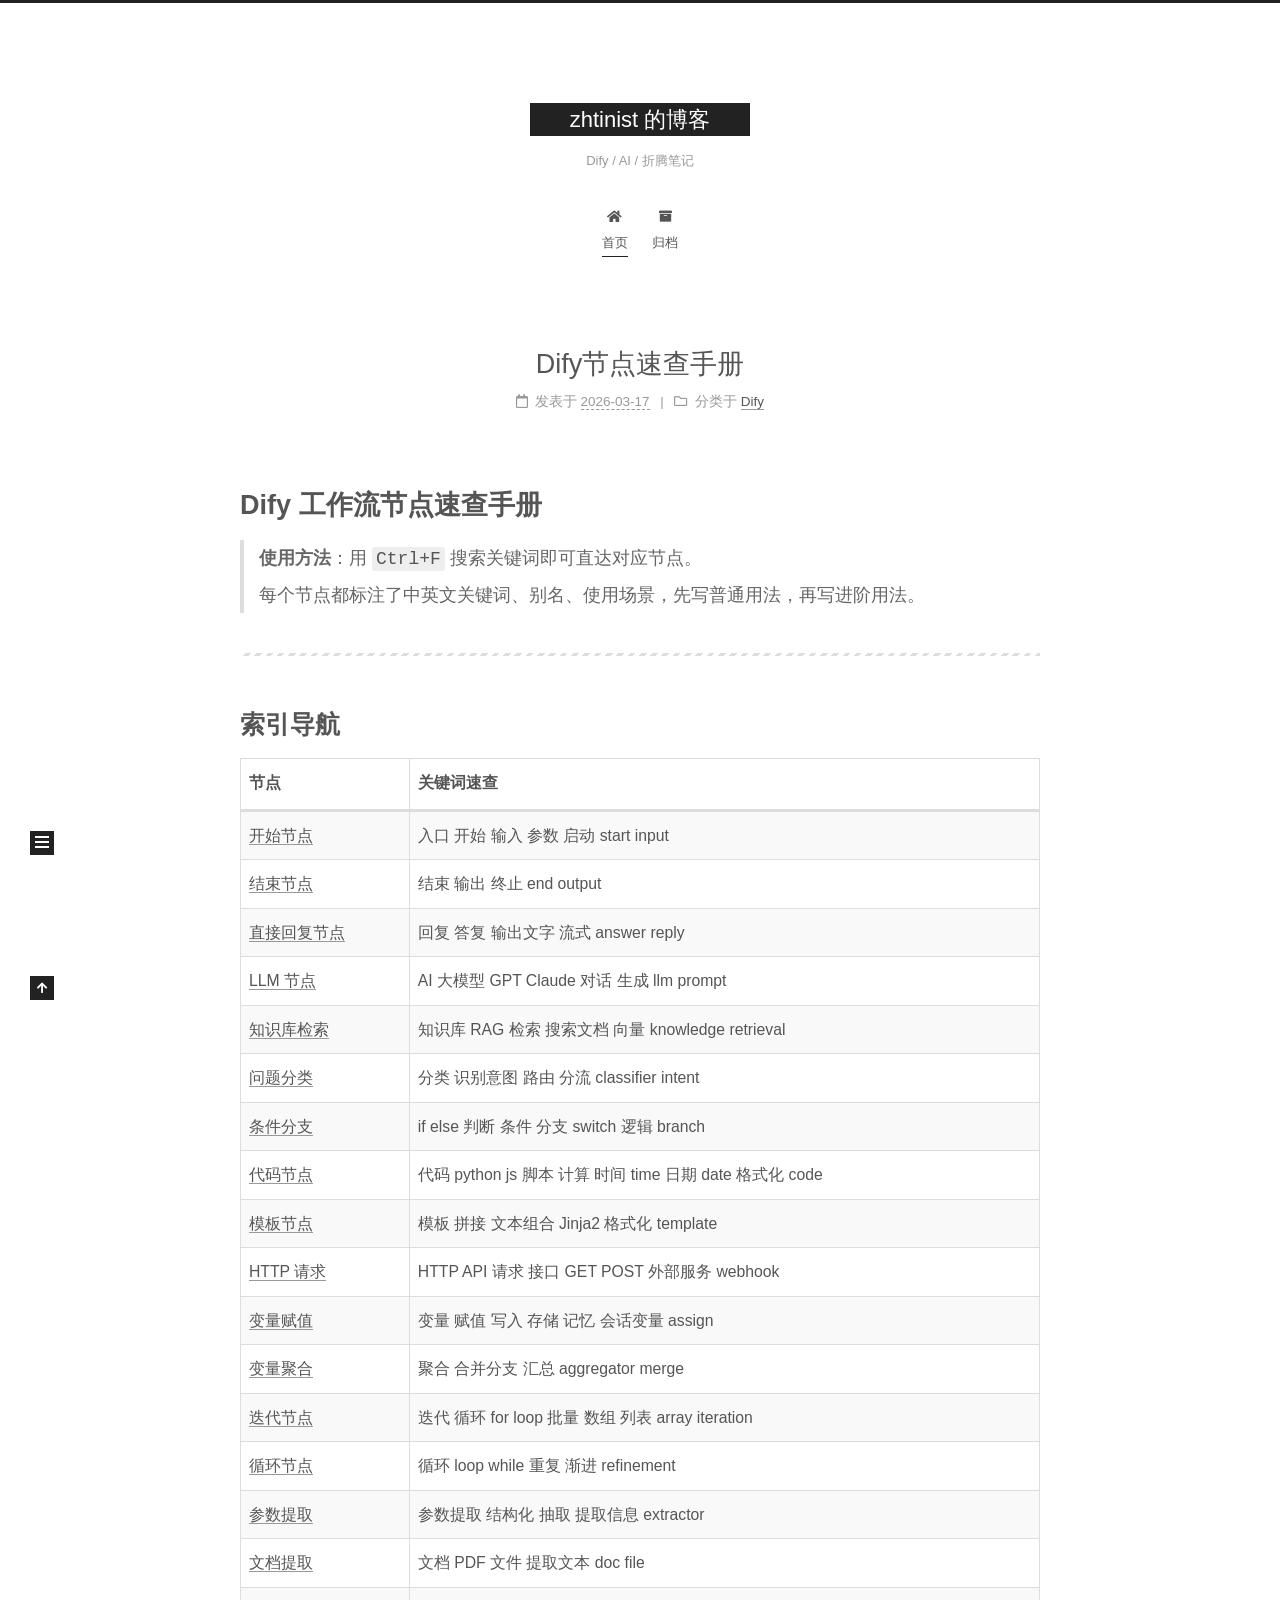
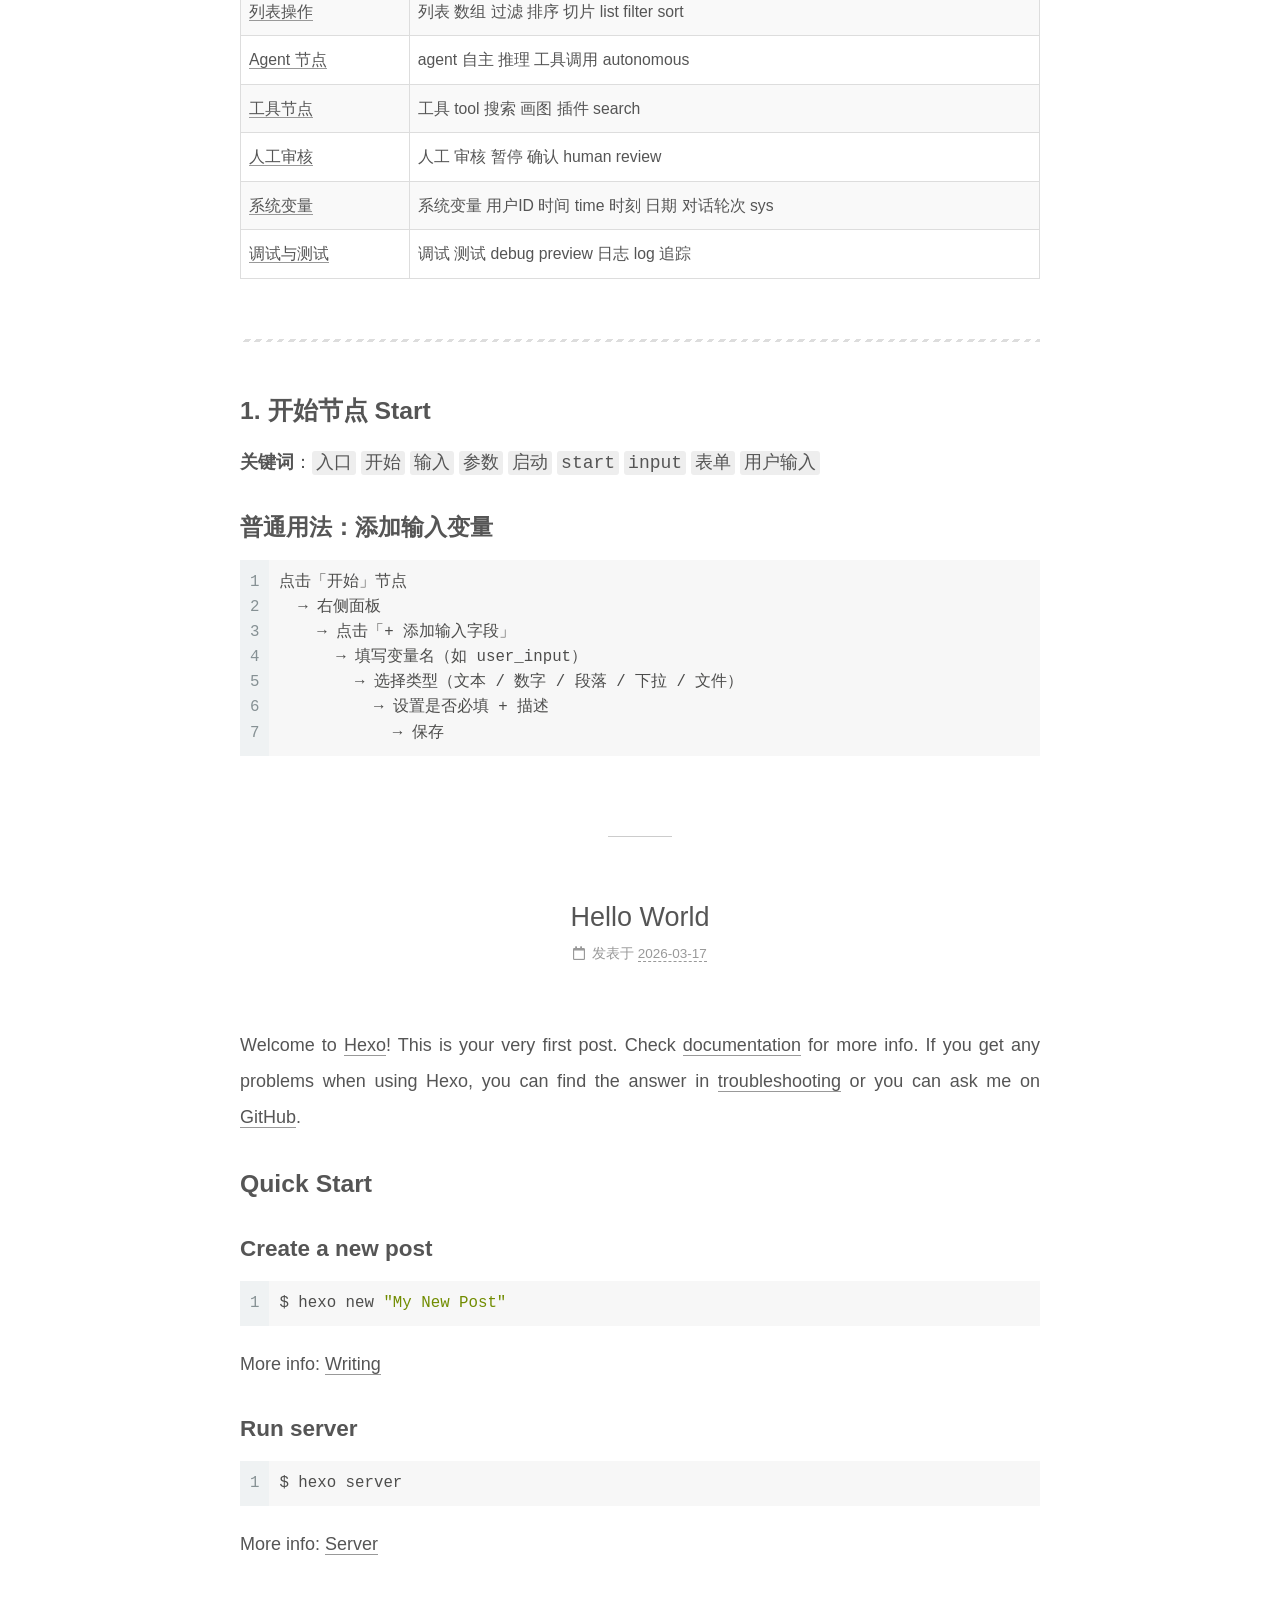
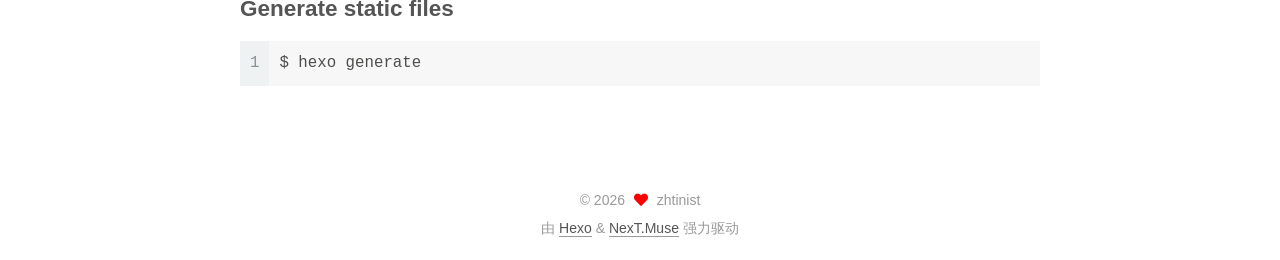
<file: index.html>
<!DOCTYPE html>
<html lang="zh-CN">
<head>
  <meta charset="UTF-8">
<meta name="viewport" content="width=device-width, initial-scale=1, maximum-scale=2">
<meta name="theme-color" content="#222">
<meta name="generator" content="Hexo 8.1.1">
  <link rel="apple-touch-icon" sizes="180x180" href="/images/apple-touch-icon-next.png">
  <link rel="icon" type="image/png" sizes="32x32" href="/images/favicon-32x32-next.png">
  <link rel="icon" type="image/png" sizes="16x16" href="/images/favicon-16x16-next.png">
  <link rel="mask-icon" href="/images/logo.svg" color="#222">

<link rel="stylesheet" href="/css/main.css">


<link rel="stylesheet" href="/lib/font-awesome/css/all.min.css">

<script id="hexo-configurations">
    var NexT = window.NexT || {};
    var CONFIG = {"hostname":"zhtinist.github.io","root":"/","scheme":"Muse","version":"7.8.0","exturl":false,"sidebar":{"position":"left","display":"post","padding":18,"offset":12,"onmobile":false},"copycode":{"enable":false,"show_result":false,"style":null},"back2top":{"enable":true,"sidebar":false,"scrollpercent":false},"bookmark":{"enable":false,"color":"#222","save":"auto"},"fancybox":false,"mediumzoom":false,"lazyload":false,"pangu":false,"comments":{"style":"tabs","active":null,"storage":true,"lazyload":false,"nav":null},"algolia":{"hits":{"per_page":10},"labels":{"input_placeholder":"Search for Posts","hits_empty":"We didn't find any results for the search: ${query}","hits_stats":"${hits} results found in ${time} ms"}},"localsearch":{"enable":false,"trigger":"auto","top_n_per_article":1,"unescape":false,"preload":false},"motion":{"enable":true,"async":false,"transition":{"post_block":"fadeIn","post_header":"slideDownIn","post_body":"slideDownIn","coll_header":"slideLeftIn","sidebar":"slideUpIn"}}};
  </script>

  <meta name="description" content="记录 Dify 入门实践、节点写法清单和 AI 开发经验。">
<meta property="og:type" content="website">
<meta property="og:title" content="zhtinist 的博客">
<meta property="og:url" content="https://zhtinist.github.io/index.html">
<meta property="og:site_name" content="zhtinist 的博客">
<meta property="og:description" content="记录 Dify 入门实践、节点写法清单和 AI 开发经验。">
<meta property="og:locale" content="zh_CN">
<meta property="article:author" content="zhtinist">
<meta property="article:tag" content="AI 应用开发">
<meta property="article:tag" content="Dify">
<meta property="article:tag" content="Dify 入门">
<meta property="article:tag" content="Dify 工作流">
<meta property="article:tag" content="节点写法清单">
<meta name="twitter:card" content="summary">

<link rel="canonical" href="https://zhtinist.github.io/">


<script id="page-configurations">
  // https://hexo.io/docs/variables.html
  CONFIG.page = {
    sidebar: "",
    isHome : true,
    isPost : false,
    lang   : 'zh-CN'
  };
</script>

  <title>zhtinist 的博客</title>
  






  <noscript>
  <style>
  .use-motion .brand,
  .use-motion .menu-item,
  .sidebar-inner,
  .use-motion .post-block,
  .use-motion .pagination,
  .use-motion .comments,
  .use-motion .post-header,
  .use-motion .post-body,
  .use-motion .collection-header { opacity: initial; }

  .use-motion .site-title,
  .use-motion .site-subtitle {
    opacity: initial;
    top: initial;
  }

  .use-motion .logo-line-before i { left: initial; }
  .use-motion .logo-line-after i { right: initial; }
  </style>
</noscript>

<link rel="alternate" href="/atom.xml" title="zhtinist 的博客" type="application/atom+xml">
</head>

<body itemscope itemtype="http://schema.org/WebPage">
  <div class="container use-motion">
    <div class="headband"></div>

    <header class="header" itemscope itemtype="http://schema.org/WPHeader">
      <div class="header-inner"><div class="site-brand-container">
  <div class="site-nav-toggle">
    <div class="toggle" aria-label="切换导航栏">
      <span class="toggle-line toggle-line-first"></span>
      <span class="toggle-line toggle-line-middle"></span>
      <span class="toggle-line toggle-line-last"></span>
    </div>
  </div>

  <div class="site-meta">

    <a href="/" class="brand" rel="start">
      <span class="logo-line-before"><i></i></span>
      <h1 class="site-title">zhtinist 的博客</h1>
      <span class="logo-line-after"><i></i></span>
    </a>
      <p class="site-subtitle" itemprop="description">Dify / AI / 折腾笔记</p>
  </div>

  <div class="site-nav-right">
    <div class="toggle popup-trigger">
    </div>
  </div>
</div>




<nav class="site-nav">
  <ul id="menu" class="main-menu menu">
        <li class="menu-item menu-item-home">

    <a href="/" rel="section"><i class="fa fa-home fa-fw"></i>首页</a>

  </li>
        <li class="menu-item menu-item-archives">

    <a href="/archives/" rel="section"><i class="fa fa-archive fa-fw"></i>归档</a>

  </li>
  </ul>
</nav>




</div>
    </header>

    
  <div class="back-to-top">
    <i class="fa fa-arrow-up"></i>
    <span>0%</span>
  </div>


    <main class="main">
      <div class="main-inner">
        <div class="content-wrap">
          

          <div class="content index posts-expand">
            
      
  
  
  <article itemscope itemtype="http://schema.org/Article" class="post-block" lang="zh-CN">
    <link itemprop="mainEntityOfPage" href="https://zhtinist.github.io/2026/03/17/Dify%E8%8A%82%E7%82%B9%E9%80%9F%E6%9F%A5%E6%89%8B%E5%86%8C/">

    <span hidden itemprop="author" itemscope itemtype="http://schema.org/Person">
      <meta itemprop="image" content="/images/avatar.gif">
      <meta itemprop="name" content="zhtinist">
      <meta itemprop="description" content="记录 Dify 入门实践、节点写法清单和 AI 开发经验。">
    </span>

    <span hidden itemprop="publisher" itemscope itemtype="http://schema.org/Organization">
      <meta itemprop="name" content="zhtinist 的博客">
    </span>
      <header class="post-header">
        <h2 class="post-title" itemprop="name headline">
          
            <a href="/2026/03/17/Dify%E8%8A%82%E7%82%B9%E9%80%9F%E6%9F%A5%E6%89%8B%E5%86%8C/" class="post-title-link" itemprop="url">Dify节点速查手册</a>
        </h2>

        <div class="post-meta">
            <span class="post-meta-item">
              <span class="post-meta-item-icon">
                <i class="far fa-calendar"></i>
              </span>
              <span class="post-meta-item-text">发表于</span>
              

              <time title="创建时间：2026-03-17 14:30:10 / 修改时间：14:55:14" itemprop="dateCreated datePublished" datetime="2026-03-17T14:30:10+08:00">2026-03-17</time>
            </span>
            <span class="post-meta-item">
              <span class="post-meta-item-icon">
                <i class="far fa-folder"></i>
              </span>
              <span class="post-meta-item-text">分类于</span>
                <span itemprop="about" itemscope itemtype="http://schema.org/Thing">
                  <a href="/categories/Dify/" itemprop="url" rel="index"><span itemprop="name">Dify</span></a>
                </span>
            </span>

          

        </div>
      </header>

    
    
    
    <div class="post-body" itemprop="articleBody">

      
          <h1 id="Dify-工作流节点速查手册"><a href="#Dify-工作流节点速查手册" class="headerlink" title="Dify 工作流节点速查手册"></a>Dify 工作流节点速查手册</h1><blockquote>
<p><strong>使用方法</strong>：用 <code>Ctrl+F</code> 搜索关键词即可直达对应节点。<br>每个节点都标注了中英文关键词、别名、使用场景，先写普通用法，再写进阶用法。</p>
</blockquote>
<hr>
<h2 id="索引导航"><a href="#索引导航" class="headerlink" title="索引导航"></a>索引导航</h2><table>
<thead>
<tr>
<th>节点</th>
<th>关键词速查</th>
</tr>
</thead>
<tbody><tr>
<td><a href="#1-%E5%BC%80%E5%A7%8B%E8%8A%82%E7%82%B9-start">开始节点</a></td>
<td>入口 开始 输入 参数 启动 start input</td>
</tr>
<tr>
<td><a href="#2-%E7%BB%93%E6%9D%9F%E8%8A%82%E7%82%B9-end">结束节点</a></td>
<td>结束 输出 终止 end output</td>
</tr>
<tr>
<td><a href="#3-%E7%9B%B4%E6%8E%A5%E5%9B%9E%E5%A4%8D%E8%8A%82%E7%82%B9-answer">直接回复节点</a></td>
<td>回复 答复 输出文字 流式 answer reply</td>
</tr>
<tr>
<td><a href="#4-llm-%E8%8A%82%E7%82%B9">LLM 节点</a></td>
<td>AI 大模型 GPT Claude 对话 生成 llm prompt</td>
</tr>
<tr>
<td><a href="#5-%E7%9F%A5%E8%AF%86%E5%BA%93%E6%A3%80%E7%B4%A2%E8%8A%82%E7%82%B9-knowledge-retrieval">知识库检索</a></td>
<td>知识库 RAG 检索 搜索文档 向量 knowledge retrieval</td>
</tr>
<tr>
<td><a href="#6-%E9%97%AE%E9%A2%98%E5%88%86%E7%B1%BB%E8%8A%82%E7%82%B9-question-classifier">问题分类</a></td>
<td>分类 识别意图 路由 分流 classifier intent</td>
</tr>
<tr>
<td><a href="#7-%E6%9D%A1%E4%BB%B6%E5%88%86%E6%94%AF%E8%8A%82%E7%82%B9-ifelse">条件分支</a></td>
<td>if else 判断 条件 分支 switch 逻辑 branch</td>
</tr>
<tr>
<td><a href="#8-%E4%BB%A3%E7%A0%81%E8%8A%82%E7%82%B9-code">代码节点</a></td>
<td>代码 python js 脚本 计算 时间 time 日期 date 格式化 code</td>
</tr>
<tr>
<td><a href="#9-%E6%A8%A1%E6%9D%BF%E8%8A%82%E7%82%B9-template">模板节点</a></td>
<td>模板 拼接 文本组合 Jinja2 格式化 template</td>
</tr>
<tr>
<td><a href="#10-http-%E8%AF%B7%E6%B1%82%E8%8A%82%E7%82%B9">HTTP 请求</a></td>
<td>HTTP API 请求 接口 GET POST 外部服务 webhook</td>
</tr>
<tr>
<td><a href="#11-%E5%8F%98%E9%87%8F%E8%B5%8B%E5%80%BC%E8%8A%82%E7%82%B9-variable-assigner">变量赋值</a></td>
<td>变量 赋值 写入 存储 记忆 会话变量 assign</td>
</tr>
<tr>
<td><a href="#12-%E5%8F%98%E9%87%8F%E8%81%9A%E5%90%88%E8%8A%82%E7%82%B9-variable-aggregator">变量聚合</a></td>
<td>聚合 合并分支 汇总 aggregator merge</td>
</tr>
<tr>
<td><a href="#13-%E8%BF%AD%E4%BB%A3%E8%8A%82%E7%82%B9-iteration">迭代节点</a></td>
<td>迭代 循环 for loop 批量 数组 列表 array iteration</td>
</tr>
<tr>
<td><a href="#14-%E5%BE%AA%E7%8E%AF%E8%8A%82%E7%82%B9-loop">循环节点</a></td>
<td>循环 loop while 重复 渐进 refinement</td>
</tr>
<tr>
<td><a href="#15-%E5%8F%82%E6%95%B0%E6%8F%90%E5%8F%96%E8%8A%82%E7%82%B9-parameter-extractor">参数提取</a></td>
<td>参数提取 结构化 抽取 提取信息 extractor</td>
</tr>
<tr>
<td><a href="#16-%E6%96%87%E6%A1%A3%E6%8F%90%E5%8F%96%E8%8A%82%E7%82%B9-doc-extractor">文档提取</a></td>
<td>文档 PDF 文件 提取文本 doc file</td>
</tr>
<tr>
<td><a href="#17-%E5%88%97%E8%A1%A8%E6%93%8D%E4%BD%9C%E8%8A%82%E7%82%B9-list-operator">列表操作</a></td>
<td>列表 数组 过滤 排序 切片 list filter sort</td>
</tr>
<tr>
<td><a href="#18-agent-%E8%8A%82%E7%82%B9">Agent 节点</a></td>
<td>agent 自主 推理 工具调用 autonomous</td>
</tr>
<tr>
<td><a href="#19-%E5%B7%A5%E5%85%B7%E8%8A%82%E7%82%B9-tools">工具节点</a></td>
<td>工具 tool 搜索 画图 插件 search</td>
</tr>
<tr>
<td><a href="#20-%E4%BA%BA%E5%B7%A5%E5%AE%A1%E6%A0%B8%E8%8A%82%E7%82%B9-human-input">人工审核</a></td>
<td>人工 审核 暂停 确认 human review</td>
</tr>
<tr>
<td><a href="#21-%E7%B3%BB%E7%BB%9F%E5%8F%98%E9%87%8F-system-variables">系统变量</a></td>
<td>系统变量 用户ID 时间 time 时刻 日期 对话轮次 sys</td>
</tr>
<tr>
<td><a href="#22-%E8%B0%83%E8%AF%95%E4%B8%8E%E6%B5%8B%E8%AF%95">调试与测试</a></td>
<td>调试 测试 debug preview 日志 log 追踪</td>
</tr>
</tbody></table>
<hr>
<h2 id="1-开始节点-Start"><a href="#1-开始节点-Start" class="headerlink" title="1. 开始节点 Start"></a>1. 开始节点 Start</h2><p><strong>关键词</strong>：<code>入口</code> <code>开始</code> <code>输入</code> <code>参数</code> <code>启动</code> <code>start</code> <code>input</code> <code>表单</code> <code>用户输入</code></p>
<h3 id="普通用法：添加输入变量"><a href="#普通用法：添加输入变量" class="headerlink" title="普通用法：添加输入变量"></a>普通用法：添加输入变量</h3><figure class="highlight plaintext"><table><tr><td class="gutter"><pre><span class="line">1</span><br><span class="line">2</span><br><span class="line">3</span><br><span class="line">4</span><br><span class="line">5</span><br><span class="line">6</span><br><span class="line">7</span><br></pre></td><td class="code"><pre><span class="line">点击「开始」节点</span><br><span class="line">  → 右侧面板</span><br><span class="line">    → 点击「+ 添加输入字段」</span><br><span class="line">      → 填写变量名（如 user_input）</span><br><span class="line">        → 选择类型（文本 / 数字 / 段落 / 下拉 / 文件）</span><br><span class="line">          → 设置是否必填 + 描述</span><br><span class="line">            → 保存</span><br></pre></td></tr></table></figure>
          <!--noindex-->
          <!--/noindex-->
        
      
    </div>

    
    
    
      <footer class="post-footer">
        <div class="post-eof"></div>
      </footer>
  </article>
  
  
  

      
  
  
  <article itemscope itemtype="http://schema.org/Article" class="post-block" lang="zh-CN">
    <link itemprop="mainEntityOfPage" href="https://zhtinist.github.io/2026/03/17/hello-world/">

    <span hidden itemprop="author" itemscope itemtype="http://schema.org/Person">
      <meta itemprop="image" content="/images/avatar.gif">
      <meta itemprop="name" content="zhtinist">
      <meta itemprop="description" content="记录 Dify 入门实践、节点写法清单和 AI 开发经验。">
    </span>

    <span hidden itemprop="publisher" itemscope itemtype="http://schema.org/Organization">
      <meta itemprop="name" content="zhtinist 的博客">
    </span>
      <header class="post-header">
        <h2 class="post-title" itemprop="name headline">
          
            <a href="/2026/03/17/hello-world/" class="post-title-link" itemprop="url">Hello World</a>
        </h2>

        <div class="post-meta">
            <span class="post-meta-item">
              <span class="post-meta-item-icon">
                <i class="far fa-calendar"></i>
              </span>
              <span class="post-meta-item-text">发表于</span>

              <time title="创建时间：2026-03-17 14:29:04" itemprop="dateCreated datePublished" datetime="2026-03-17T14:29:04+08:00">2026-03-17</time>
            </span>

          

        </div>
      </header>

    
    
    
    <div class="post-body" itemprop="articleBody">

      
          <p>Welcome to <a target="_blank" rel="noopener" href="https://hexo.io/">Hexo</a>! This is your very first post. Check <a target="_blank" rel="noopener" href="https://hexo.io/docs/">documentation</a> for more info. If you get any problems when using Hexo, you can find the answer in <a target="_blank" rel="noopener" href="https://hexo.io/docs/troubleshooting.html">troubleshooting</a> or you can ask me on <a target="_blank" rel="noopener" href="https://github.com/hexojs/hexo/issues">GitHub</a>.</p>
<h2 id="Quick-Start"><a href="#Quick-Start" class="headerlink" title="Quick Start"></a>Quick Start</h2><h3 id="Create-a-new-post"><a href="#Create-a-new-post" class="headerlink" title="Create a new post"></a>Create a new post</h3><figure class="highlight bash"><table><tr><td class="gutter"><pre><span class="line">1</span><br></pre></td><td class="code"><pre><span class="line">$ hexo new <span class="string">&quot;My New Post&quot;</span></span><br></pre></td></tr></table></figure>

<p>More info: <a target="_blank" rel="noopener" href="https://hexo.io/docs/writing.html">Writing</a></p>
<h3 id="Run-server"><a href="#Run-server" class="headerlink" title="Run server"></a>Run server</h3><figure class="highlight bash"><table><tr><td class="gutter"><pre><span class="line">1</span><br></pre></td><td class="code"><pre><span class="line">$ hexo server</span><br></pre></td></tr></table></figure>

<p>More info: <a target="_blank" rel="noopener" href="https://hexo.io/docs/server.html">Server</a></p>
<h3 id="Generate-static-files"><a href="#Generate-static-files" class="headerlink" title="Generate static files"></a>Generate static files</h3><figure class="highlight bash"><table><tr><td class="gutter"><pre><span class="line">1</span><br></pre></td><td class="code"><pre><span class="line">$ hexo generate</span><br></pre></td></tr></table></figure>
          <!--noindex-->
          <!--/noindex-->
        
      
    </div>

    
    
    
      <footer class="post-footer">
        <div class="post-eof"></div>
      </footer>
  </article>
  
  
  


  



          </div>
          

<script>
  window.addEventListener('tabs:register', () => {
    let { activeClass } = CONFIG.comments;
    if (CONFIG.comments.storage) {
      activeClass = localStorage.getItem('comments_active') || activeClass;
    }
    if (activeClass) {
      let activeTab = document.querySelector(`a[href="#comment-${activeClass}"]`);
      if (activeTab) {
        activeTab.click();
      }
    }
  });
  if (CONFIG.comments.storage) {
    window.addEventListener('tabs:click', event => {
      if (!event.target.matches('.tabs-comment .tab-content .tab-pane')) return;
      let commentClass = event.target.classList[1];
      localStorage.setItem('comments_active', commentClass);
    });
  }
</script>

        </div>
          
  
  <div class="toggle sidebar-toggle">
    <span class="toggle-line toggle-line-first"></span>
    <span class="toggle-line toggle-line-middle"></span>
    <span class="toggle-line toggle-line-last"></span>
  </div>

  <aside class="sidebar">
    <div class="sidebar-inner">

      <ul class="sidebar-nav motion-element">
        <li class="sidebar-nav-toc">
          文章目录
        </li>
        <li class="sidebar-nav-overview">
          站点概览
        </li>
      </ul>

      <!--noindex-->
      <div class="post-toc-wrap sidebar-panel">
      </div>
      <!--/noindex-->

      <div class="site-overview-wrap sidebar-panel">
        <div class="site-author motion-element" itemprop="author" itemscope itemtype="http://schema.org/Person">
  <p class="site-author-name" itemprop="name">zhtinist</p>
  <div class="site-description" itemprop="description">记录 Dify 入门实践、节点写法清单和 AI 开发经验。</div>
</div>
<div class="site-state-wrap motion-element">
  <nav class="site-state">
      <div class="site-state-item site-state-posts">
          <a href="/archives/">
        
          <span class="site-state-item-count">2</span>
          <span class="site-state-item-name">日志</span>
        </a>
      </div>
      <div class="site-state-item site-state-categories">
        <span class="site-state-item-count">1</span>
        <span class="site-state-item-name">分类</span>
      </div>
      <div class="site-state-item site-state-tags">
        <span class="site-state-item-count">4</span>
        <span class="site-state-item-name">标签</span>
      </div>
  </nav>
</div>



      </div>

    </div>
  </aside>
  <div id="sidebar-dimmer"></div>


      </div>
    </main>

    <footer class="footer">
      <div class="footer-inner">
        

        

<div class="copyright">
  
  &copy; 
  <span itemprop="copyrightYear">2026</span>
  <span class="with-love">
    <i class="fa fa-heart"></i>
  </span>
  <span class="author" itemprop="copyrightHolder">zhtinist</span>
</div>
  <div class="powered-by">由 <a href="https://hexo.io/" class="theme-link" rel="noopener" target="_blank">Hexo</a> & <a href="https://muse.theme-next.org/" class="theme-link" rel="noopener" target="_blank">NexT.Muse</a> 强力驱动
  </div>

        








      </div>
    </footer>
  </div>

  
  <script src="/lib/anime.min.js"></script>
  <script src="/lib/velocity/velocity.min.js"></script>
  <script src="/lib/velocity/velocity.ui.min.js"></script>

<script src="/js/utils.js"></script>

<script src="/js/motion.js"></script>


<script src="/js/schemes/muse.js"></script>


<script src="/js/next-boot.js"></script>




  















  

  
<script>
  document.addEventListener('DOMContentLoaded', function () {
    // 只在首页列表把整张卡片变成可点击
    var homePosts = document.querySelectorAll('.home .post-block');
    homePosts.forEach(function (card) {
      var link = card.querySelector('.post-title-link');
      if (!link) return;
      card.style.cursor = 'pointer';
      card.addEventListener('click', function (e) {
        // 如果点击的是已有链接或按钮，就走默认行为
        if (e.target.closest('a')) return;
        window.location.href = link.href;
      });
    });
  });
</script>

<style>
  /* 首页卡片化显示：标题 + 正文前几行（更小更紧凑） */
  .home .post-block {
    border-radius: 12px;
    border: 1px solid #e5e5e5;
    padding: 14px 18px;
    margin-bottom: 16px;
    background: #ffffff;
    transition:
      box-shadow 0.18s ease,
      transform 0.18s ease,
      border-color 0.18s ease;
  }

  .home .post-block:hover {
    box-shadow: 0 10px 24px rgba(0, 0, 0, 0.06);
    transform: translateY(-2px);
    border-color: #d0d0d0;
  }

  /* 首页摘要只显示前 3 行左右，营造小卡片效果 */
  .home .post-block .post-body {
    display: -webkit-box;
    -webkit-box-orient: vertical;
    -webkit-line-clamp: 3;
    overflow: hidden;
  }
</style>


</body>
</html>
</file>
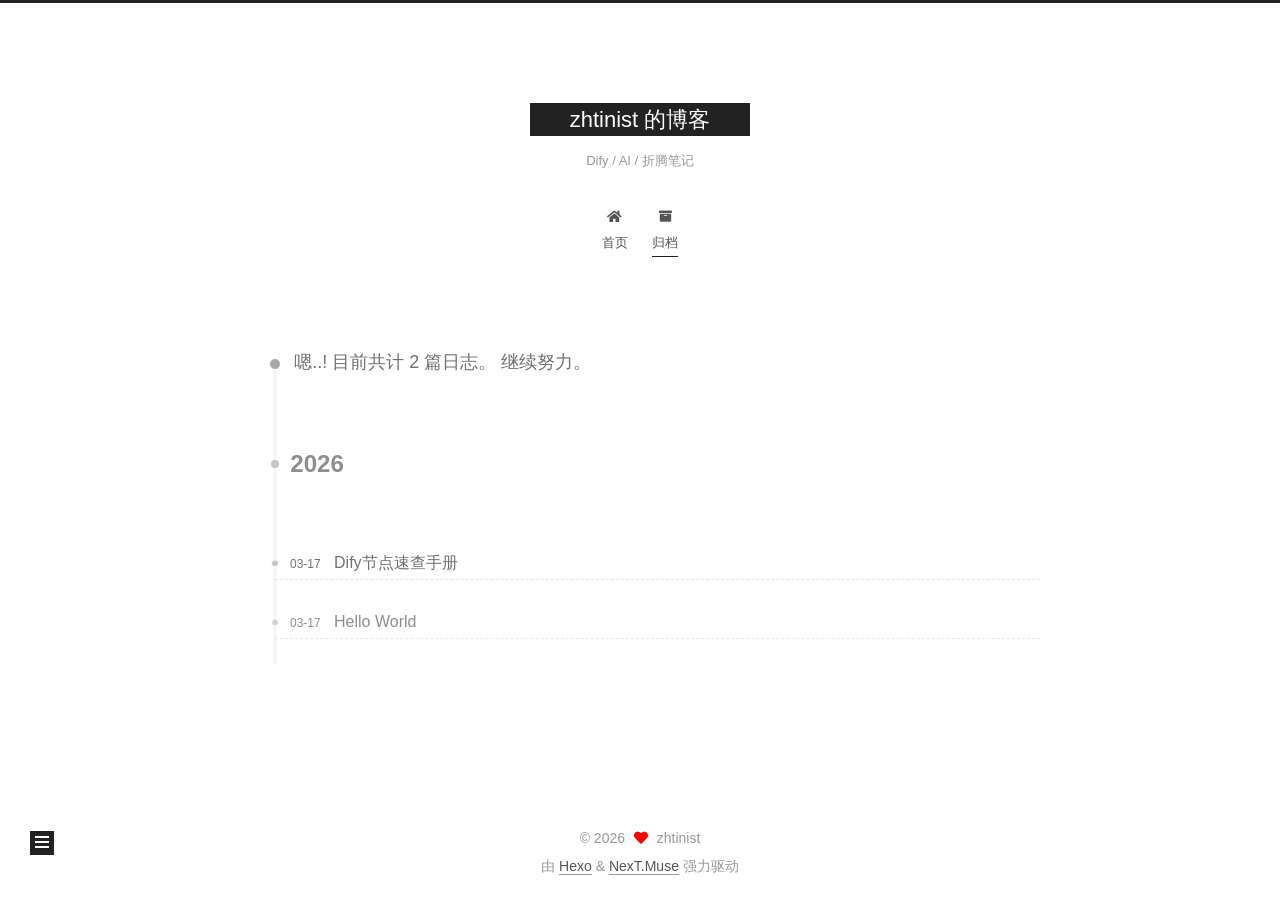
<file: archives/index.html>
<!DOCTYPE html>
<html lang="zh-CN">
<head>
  <meta charset="UTF-8">
<meta name="viewport" content="width=device-width, initial-scale=1, maximum-scale=2">
<meta name="theme-color" content="#222">
<meta name="generator" content="Hexo 8.1.1">
  <link rel="apple-touch-icon" sizes="180x180" href="/images/apple-touch-icon-next.png">
  <link rel="icon" type="image/png" sizes="32x32" href="/images/favicon-32x32-next.png">
  <link rel="icon" type="image/png" sizes="16x16" href="/images/favicon-16x16-next.png">
  <link rel="mask-icon" href="/images/logo.svg" color="#222">

<link rel="stylesheet" href="/css/main.css">


<link rel="stylesheet" href="/lib/font-awesome/css/all.min.css">

<script id="hexo-configurations">
    var NexT = window.NexT || {};
    var CONFIG = {"hostname":"zhtinist.github.io","root":"/","scheme":"Muse","version":"7.8.0","exturl":false,"sidebar":{"position":"left","display":"post","padding":18,"offset":12,"onmobile":false},"copycode":{"enable":false,"show_result":false,"style":null},"back2top":{"enable":true,"sidebar":false,"scrollpercent":false},"bookmark":{"enable":false,"color":"#222","save":"auto"},"fancybox":false,"mediumzoom":false,"lazyload":false,"pangu":false,"comments":{"style":"tabs","active":null,"storage":true,"lazyload":false,"nav":null},"algolia":{"hits":{"per_page":10},"labels":{"input_placeholder":"Search for Posts","hits_empty":"We didn't find any results for the search: ${query}","hits_stats":"${hits} results found in ${time} ms"}},"localsearch":{"enable":false,"trigger":"auto","top_n_per_article":1,"unescape":false,"preload":false},"motion":{"enable":true,"async":false,"transition":{"post_block":"fadeIn","post_header":"slideDownIn","post_body":"slideDownIn","coll_header":"slideLeftIn","sidebar":"slideUpIn"}}};
  </script>

  <meta name="description" content="记录 Dify 入门实践、节点写法清单和 AI 开发经验。">
<meta property="og:type" content="website">
<meta property="og:title" content="zhtinist 的博客">
<meta property="og:url" content="https://zhtinist.github.io/archives/index.html">
<meta property="og:site_name" content="zhtinist 的博客">
<meta property="og:description" content="记录 Dify 入门实践、节点写法清单和 AI 开发经验。">
<meta property="og:locale" content="zh_CN">
<meta property="article:author" content="zhtinist">
<meta property="article:tag" content="AI 应用开发">
<meta property="article:tag" content="Dify">
<meta property="article:tag" content="Dify 入门">
<meta property="article:tag" content="Dify 工作流">
<meta property="article:tag" content="节点写法清单">
<meta name="twitter:card" content="summary">

<link rel="canonical" href="https://zhtinist.github.io/archives/">


<script id="page-configurations">
  // https://hexo.io/docs/variables.html
  CONFIG.page = {
    sidebar: "",
    isHome : false,
    isPost : false,
    lang   : 'zh-CN'
  };
</script>

  <title>归档 | zhtinist 的博客</title>
  






  <noscript>
  <style>
  .use-motion .brand,
  .use-motion .menu-item,
  .sidebar-inner,
  .use-motion .post-block,
  .use-motion .pagination,
  .use-motion .comments,
  .use-motion .post-header,
  .use-motion .post-body,
  .use-motion .collection-header { opacity: initial; }

  .use-motion .site-title,
  .use-motion .site-subtitle {
    opacity: initial;
    top: initial;
  }

  .use-motion .logo-line-before i { left: initial; }
  .use-motion .logo-line-after i { right: initial; }
  </style>
</noscript>

<link rel="alternate" href="/atom.xml" title="zhtinist 的博客" type="application/atom+xml">
</head>

<body itemscope itemtype="http://schema.org/WebPage">
  <div class="container use-motion">
    <div class="headband"></div>

    <header class="header" itemscope itemtype="http://schema.org/WPHeader">
      <div class="header-inner"><div class="site-brand-container">
  <div class="site-nav-toggle">
    <div class="toggle" aria-label="切换导航栏">
      <span class="toggle-line toggle-line-first"></span>
      <span class="toggle-line toggle-line-middle"></span>
      <span class="toggle-line toggle-line-last"></span>
    </div>
  </div>

  <div class="site-meta">

    <a href="/" class="brand" rel="start">
      <span class="logo-line-before"><i></i></span>
      <h1 class="site-title">zhtinist 的博客</h1>
      <span class="logo-line-after"><i></i></span>
    </a>
      <p class="site-subtitle" itemprop="description">Dify / AI / 折腾笔记</p>
  </div>

  <div class="site-nav-right">
    <div class="toggle popup-trigger">
    </div>
  </div>
</div>




<nav class="site-nav">
  <ul id="menu" class="main-menu menu">
        <li class="menu-item menu-item-home">

    <a href="/" rel="section"><i class="fa fa-home fa-fw"></i>首页</a>

  </li>
        <li class="menu-item menu-item-archives">

    <a href="/archives/" rel="section"><i class="fa fa-archive fa-fw"></i>归档</a>

  </li>
  </ul>
</nav>




</div>
    </header>

    
  <div class="back-to-top">
    <i class="fa fa-arrow-up"></i>
    <span>0%</span>
  </div>


    <main class="main">
      <div class="main-inner">
        <div class="content-wrap">
          

          <div class="content archive">
            

  
  
  
  <div class="post-block">
    <div class="posts-collapse">
      <div class="collection-title">
        <span class="collection-header">嗯..! 目前共计 2 篇日志。 继续努力。</span>
      </div>

      
    <div class="collection-year">
      <span class="collection-header">2026</span>
    </div>

  <article itemscope itemtype="http://schema.org/Article">
    <header class="post-header">

      <div class="post-meta">
        <time itemprop="dateCreated"
              datetime="2026-03-17T14:30:10+08:00"
              content="2026-03-17">
          03-17
        </time>
      </div>

      <div class="post-title">
          <a class="post-title-link" href="/2026/03/17/Dify%E8%8A%82%E7%82%B9%E9%80%9F%E6%9F%A5%E6%89%8B%E5%86%8C/" itemprop="url">
            <span itemprop="name">Dify节点速查手册</span>
          </a>
      </div>

    </header>
  </article>

  <article itemscope itemtype="http://schema.org/Article">
    <header class="post-header">

      <div class="post-meta">
        <time itemprop="dateCreated"
              datetime="2026-03-17T14:29:04+08:00"
              content="2026-03-17">
          03-17
        </time>
      </div>

      <div class="post-title">
          <a class="post-title-link" href="/2026/03/17/hello-world/" itemprop="url">
            <span itemprop="name">Hello World</span>
          </a>
      </div>

    </header>
  </article>


    </div>
  </div>
  
  
  

  



          </div>
          

<script>
  window.addEventListener('tabs:register', () => {
    let { activeClass } = CONFIG.comments;
    if (CONFIG.comments.storage) {
      activeClass = localStorage.getItem('comments_active') || activeClass;
    }
    if (activeClass) {
      let activeTab = document.querySelector(`a[href="#comment-${activeClass}"]`);
      if (activeTab) {
        activeTab.click();
      }
    }
  });
  if (CONFIG.comments.storage) {
    window.addEventListener('tabs:click', event => {
      if (!event.target.matches('.tabs-comment .tab-content .tab-pane')) return;
      let commentClass = event.target.classList[1];
      localStorage.setItem('comments_active', commentClass);
    });
  }
</script>

        </div>
          
  
  <div class="toggle sidebar-toggle">
    <span class="toggle-line toggle-line-first"></span>
    <span class="toggle-line toggle-line-middle"></span>
    <span class="toggle-line toggle-line-last"></span>
  </div>

  <aside class="sidebar">
    <div class="sidebar-inner">

      <ul class="sidebar-nav motion-element">
        <li class="sidebar-nav-toc">
          文章目录
        </li>
        <li class="sidebar-nav-overview">
          站点概览
        </li>
      </ul>

      <!--noindex-->
      <div class="post-toc-wrap sidebar-panel">
      </div>
      <!--/noindex-->

      <div class="site-overview-wrap sidebar-panel">
        <div class="site-author motion-element" itemprop="author" itemscope itemtype="http://schema.org/Person">
  <p class="site-author-name" itemprop="name">zhtinist</p>
  <div class="site-description" itemprop="description">记录 Dify 入门实践、节点写法清单和 AI 开发经验。</div>
</div>
<div class="site-state-wrap motion-element">
  <nav class="site-state">
      <div class="site-state-item site-state-posts">
          <a href="/archives/">
        
          <span class="site-state-item-count">2</span>
          <span class="site-state-item-name">日志</span>
        </a>
      </div>
      <div class="site-state-item site-state-categories">
        <span class="site-state-item-count">1</span>
        <span class="site-state-item-name">分类</span>
      </div>
      <div class="site-state-item site-state-tags">
        <span class="site-state-item-count">4</span>
        <span class="site-state-item-name">标签</span>
      </div>
  </nav>
</div>



      </div>

    </div>
  </aside>
  <div id="sidebar-dimmer"></div>


      </div>
    </main>

    <footer class="footer">
      <div class="footer-inner">
        

        

<div class="copyright">
  
  &copy; 
  <span itemprop="copyrightYear">2026</span>
  <span class="with-love">
    <i class="fa fa-heart"></i>
  </span>
  <span class="author" itemprop="copyrightHolder">zhtinist</span>
</div>
  <div class="powered-by">由 <a href="https://hexo.io/" class="theme-link" rel="noopener" target="_blank">Hexo</a> & <a href="https://muse.theme-next.org/" class="theme-link" rel="noopener" target="_blank">NexT.Muse</a> 强力驱动
  </div>

        








      </div>
    </footer>
  </div>

  
  <script src="/lib/anime.min.js"></script>
  <script src="/lib/velocity/velocity.min.js"></script>
  <script src="/lib/velocity/velocity.ui.min.js"></script>

<script src="/js/utils.js"></script>

<script src="/js/motion.js"></script>


<script src="/js/schemes/muse.js"></script>


<script src="/js/next-boot.js"></script>




  















  

  
<script>
  document.addEventListener('DOMContentLoaded', function () {
    // 只在首页列表把整张卡片变成可点击
    var homePosts = document.querySelectorAll('.home .post-block');
    homePosts.forEach(function (card) {
      var link = card.querySelector('.post-title-link');
      if (!link) return;
      card.style.cursor = 'pointer';
      card.addEventListener('click', function (e) {
        // 如果点击的是已有链接或按钮，就走默认行为
        if (e.target.closest('a')) return;
        window.location.href = link.href;
      });
    });
  });
</script>

<style>
  /* 首页卡片化显示：标题 + 正文前几行（更小更紧凑） */
  .home .post-block {
    border-radius: 12px;
    border: 1px solid #e5e5e5;
    padding: 14px 18px;
    margin-bottom: 16px;
    background: #ffffff;
    transition:
      box-shadow 0.18s ease,
      transform 0.18s ease,
      border-color 0.18s ease;
  }

  .home .post-block:hover {
    box-shadow: 0 10px 24px rgba(0, 0, 0, 0.06);
    transform: translateY(-2px);
    border-color: #d0d0d0;
  }

  /* 首页摘要只显示前 3 行左右，营造小卡片效果 */
  .home .post-block .post-body {
    display: -webkit-box;
    -webkit-box-orient: vertical;
    -webkit-line-clamp: 3;
    overflow: hidden;
  }
</style>


</body>
</html>
</file>
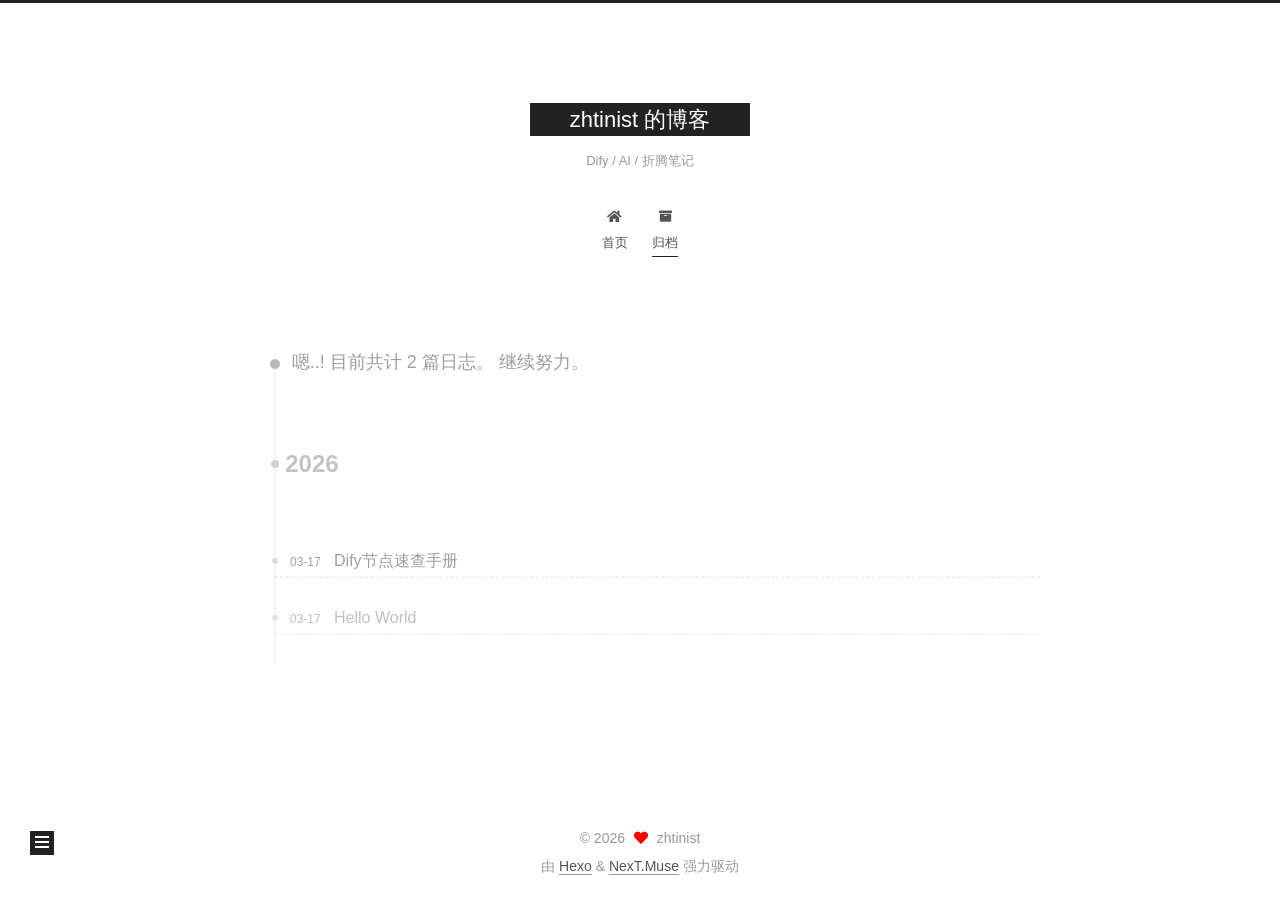
<file: archives/2026/index.html>
<!DOCTYPE html>
<html lang="zh-CN">
<head>
  <meta charset="UTF-8">
<meta name="viewport" content="width=device-width, initial-scale=1, maximum-scale=2">
<meta name="theme-color" content="#222">
<meta name="generator" content="Hexo 8.1.1">
  <link rel="apple-touch-icon" sizes="180x180" href="/images/apple-touch-icon-next.png">
  <link rel="icon" type="image/png" sizes="32x32" href="/images/favicon-32x32-next.png">
  <link rel="icon" type="image/png" sizes="16x16" href="/images/favicon-16x16-next.png">
  <link rel="mask-icon" href="/images/logo.svg" color="#222">

<link rel="stylesheet" href="/css/main.css">


<link rel="stylesheet" href="/lib/font-awesome/css/all.min.css">

<script id="hexo-configurations">
    var NexT = window.NexT || {};
    var CONFIG = {"hostname":"zhtinist.github.io","root":"/","scheme":"Muse","version":"7.8.0","exturl":false,"sidebar":{"position":"left","display":"post","padding":18,"offset":12,"onmobile":false},"copycode":{"enable":false,"show_result":false,"style":null},"back2top":{"enable":true,"sidebar":false,"scrollpercent":false},"bookmark":{"enable":false,"color":"#222","save":"auto"},"fancybox":false,"mediumzoom":false,"lazyload":false,"pangu":false,"comments":{"style":"tabs","active":null,"storage":true,"lazyload":false,"nav":null},"algolia":{"hits":{"per_page":10},"labels":{"input_placeholder":"Search for Posts","hits_empty":"We didn't find any results for the search: ${query}","hits_stats":"${hits} results found in ${time} ms"}},"localsearch":{"enable":false,"trigger":"auto","top_n_per_article":1,"unescape":false,"preload":false},"motion":{"enable":true,"async":false,"transition":{"post_block":"fadeIn","post_header":"slideDownIn","post_body":"slideDownIn","coll_header":"slideLeftIn","sidebar":"slideUpIn"}}};
  </script>

  <meta name="description" content="记录 Dify 入门实践、节点写法清单和 AI 开发经验。">
<meta property="og:type" content="website">
<meta property="og:title" content="zhtinist 的博客">
<meta property="og:url" content="https://zhtinist.github.io/archives/2026/index.html">
<meta property="og:site_name" content="zhtinist 的博客">
<meta property="og:description" content="记录 Dify 入门实践、节点写法清单和 AI 开发经验。">
<meta property="og:locale" content="zh_CN">
<meta property="article:author" content="zhtinist">
<meta property="article:tag" content="AI 应用开发">
<meta property="article:tag" content="Dify">
<meta property="article:tag" content="Dify 入门">
<meta property="article:tag" content="Dify 工作流">
<meta property="article:tag" content="节点写法清单">
<meta name="twitter:card" content="summary">

<link rel="canonical" href="https://zhtinist.github.io/archives/2026/">


<script id="page-configurations">
  // https://hexo.io/docs/variables.html
  CONFIG.page = {
    sidebar: "",
    isHome : false,
    isPost : false,
    lang   : 'zh-CN'
  };
</script>

  <title>归档 | zhtinist 的博客</title>
  






  <noscript>
  <style>
  .use-motion .brand,
  .use-motion .menu-item,
  .sidebar-inner,
  .use-motion .post-block,
  .use-motion .pagination,
  .use-motion .comments,
  .use-motion .post-header,
  .use-motion .post-body,
  .use-motion .collection-header { opacity: initial; }

  .use-motion .site-title,
  .use-motion .site-subtitle {
    opacity: initial;
    top: initial;
  }

  .use-motion .logo-line-before i { left: initial; }
  .use-motion .logo-line-after i { right: initial; }
  </style>
</noscript>

<link rel="alternate" href="/atom.xml" title="zhtinist 的博客" type="application/atom+xml">
</head>

<body itemscope itemtype="http://schema.org/WebPage">
  <div class="container use-motion">
    <div class="headband"></div>

    <header class="header" itemscope itemtype="http://schema.org/WPHeader">
      <div class="header-inner"><div class="site-brand-container">
  <div class="site-nav-toggle">
    <div class="toggle" aria-label="切换导航栏">
      <span class="toggle-line toggle-line-first"></span>
      <span class="toggle-line toggle-line-middle"></span>
      <span class="toggle-line toggle-line-last"></span>
    </div>
  </div>

  <div class="site-meta">

    <a href="/" class="brand" rel="start">
      <span class="logo-line-before"><i></i></span>
      <h1 class="site-title">zhtinist 的博客</h1>
      <span class="logo-line-after"><i></i></span>
    </a>
      <p class="site-subtitle" itemprop="description">Dify / AI / 折腾笔记</p>
  </div>

  <div class="site-nav-right">
    <div class="toggle popup-trigger">
    </div>
  </div>
</div>




<nav class="site-nav">
  <ul id="menu" class="main-menu menu">
        <li class="menu-item menu-item-home">

    <a href="/" rel="section"><i class="fa fa-home fa-fw"></i>首页</a>

  </li>
        <li class="menu-item menu-item-archives">

    <a href="/archives/" rel="section"><i class="fa fa-archive fa-fw"></i>归档</a>

  </li>
  </ul>
</nav>




</div>
    </header>

    
  <div class="back-to-top">
    <i class="fa fa-arrow-up"></i>
    <span>0%</span>
  </div>


    <main class="main">
      <div class="main-inner">
        <div class="content-wrap">
          

          <div class="content archive">
            

  
  
  
  <div class="post-block">
    <div class="posts-collapse">
      <div class="collection-title">
        <span class="collection-header">嗯..! 目前共计 2 篇日志。 继续努力。</span>
      </div>

      
    <div class="collection-year">
      <span class="collection-header">2026</span>
    </div>

  <article itemscope itemtype="http://schema.org/Article">
    <header class="post-header">

      <div class="post-meta">
        <time itemprop="dateCreated"
              datetime="2026-03-17T14:30:10+08:00"
              content="2026-03-17">
          03-17
        </time>
      </div>

      <div class="post-title">
          <a class="post-title-link" href="/2026/03/17/Dify%E8%8A%82%E7%82%B9%E9%80%9F%E6%9F%A5%E6%89%8B%E5%86%8C/" itemprop="url">
            <span itemprop="name">Dify节点速查手册</span>
          </a>
      </div>

    </header>
  </article>

  <article itemscope itemtype="http://schema.org/Article">
    <header class="post-header">

      <div class="post-meta">
        <time itemprop="dateCreated"
              datetime="2026-03-17T14:29:04+08:00"
              content="2026-03-17">
          03-17
        </time>
      </div>

      <div class="post-title">
          <a class="post-title-link" href="/2026/03/17/hello-world/" itemprop="url">
            <span itemprop="name">Hello World</span>
          </a>
      </div>

    </header>
  </article>


    </div>
  </div>
  
  
  

  



          </div>
          

<script>
  window.addEventListener('tabs:register', () => {
    let { activeClass } = CONFIG.comments;
    if (CONFIG.comments.storage) {
      activeClass = localStorage.getItem('comments_active') || activeClass;
    }
    if (activeClass) {
      let activeTab = document.querySelector(`a[href="#comment-${activeClass}"]`);
      if (activeTab) {
        activeTab.click();
      }
    }
  });
  if (CONFIG.comments.storage) {
    window.addEventListener('tabs:click', event => {
      if (!event.target.matches('.tabs-comment .tab-content .tab-pane')) return;
      let commentClass = event.target.classList[1];
      localStorage.setItem('comments_active', commentClass);
    });
  }
</script>

        </div>
          
  
  <div class="toggle sidebar-toggle">
    <span class="toggle-line toggle-line-first"></span>
    <span class="toggle-line toggle-line-middle"></span>
    <span class="toggle-line toggle-line-last"></span>
  </div>

  <aside class="sidebar">
    <div class="sidebar-inner">

      <ul class="sidebar-nav motion-element">
        <li class="sidebar-nav-toc">
          文章目录
        </li>
        <li class="sidebar-nav-overview">
          站点概览
        </li>
      </ul>

      <!--noindex-->
      <div class="post-toc-wrap sidebar-panel">
      </div>
      <!--/noindex-->

      <div class="site-overview-wrap sidebar-panel">
        <div class="site-author motion-element" itemprop="author" itemscope itemtype="http://schema.org/Person">
  <p class="site-author-name" itemprop="name">zhtinist</p>
  <div class="site-description" itemprop="description">记录 Dify 入门实践、节点写法清单和 AI 开发经验。</div>
</div>
<div class="site-state-wrap motion-element">
  <nav class="site-state">
      <div class="site-state-item site-state-posts">
          <a href="/archives/">
        
          <span class="site-state-item-count">2</span>
          <span class="site-state-item-name">日志</span>
        </a>
      </div>
      <div class="site-state-item site-state-categories">
        <span class="site-state-item-count">1</span>
        <span class="site-state-item-name">分类</span>
      </div>
      <div class="site-state-item site-state-tags">
        <span class="site-state-item-count">4</span>
        <span class="site-state-item-name">标签</span>
      </div>
  </nav>
</div>



      </div>

    </div>
  </aside>
  <div id="sidebar-dimmer"></div>


      </div>
    </main>

    <footer class="footer">
      <div class="footer-inner">
        

        

<div class="copyright">
  
  &copy; 
  <span itemprop="copyrightYear">2026</span>
  <span class="with-love">
    <i class="fa fa-heart"></i>
  </span>
  <span class="author" itemprop="copyrightHolder">zhtinist</span>
</div>
  <div class="powered-by">由 <a href="https://hexo.io/" class="theme-link" rel="noopener" target="_blank">Hexo</a> & <a href="https://muse.theme-next.org/" class="theme-link" rel="noopener" target="_blank">NexT.Muse</a> 强力驱动
  </div>

        








      </div>
    </footer>
  </div>

  
  <script src="/lib/anime.min.js"></script>
  <script src="/lib/velocity/velocity.min.js"></script>
  <script src="/lib/velocity/velocity.ui.min.js"></script>

<script src="/js/utils.js"></script>

<script src="/js/motion.js"></script>


<script src="/js/schemes/muse.js"></script>


<script src="/js/next-boot.js"></script>




  















  

  
<script>
  document.addEventListener('DOMContentLoaded', function () {
    // 只在首页列表把整张卡片变成可点击
    var homePosts = document.querySelectorAll('.home .post-block');
    homePosts.forEach(function (card) {
      var link = card.querySelector('.post-title-link');
      if (!link) return;
      card.style.cursor = 'pointer';
      card.addEventListener('click', function (e) {
        // 如果点击的是已有链接或按钮，就走默认行为
        if (e.target.closest('a')) return;
        window.location.href = link.href;
      });
    });
  });
</script>

<style>
  /* 首页卡片化显示：标题 + 正文前几行（更小更紧凑） */
  .home .post-block {
    border-radius: 12px;
    border: 1px solid #e5e5e5;
    padding: 14px 18px;
    margin-bottom: 16px;
    background: #ffffff;
    transition:
      box-shadow 0.18s ease,
      transform 0.18s ease,
      border-color 0.18s ease;
  }

  .home .post-block:hover {
    box-shadow: 0 10px 24px rgba(0, 0, 0, 0.06);
    transform: translateY(-2px);
    border-color: #d0d0d0;
  }

  /* 首页摘要只显示前 3 行左右，营造小卡片效果 */
  .home .post-block .post-body {
    display: -webkit-box;
    -webkit-box-orient: vertical;
    -webkit-line-clamp: 3;
    overflow: hidden;
  }
</style>


</body>
</html>
</file>
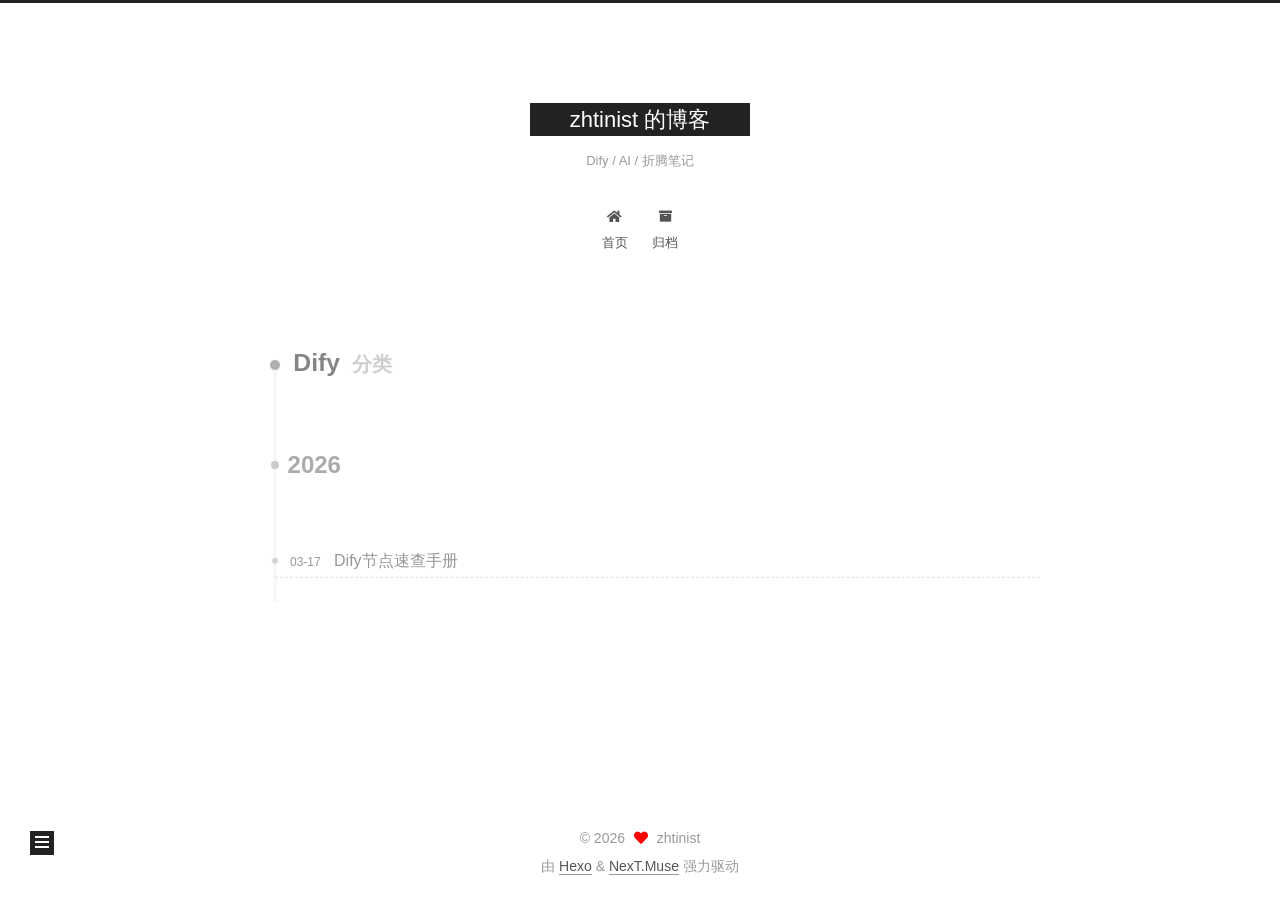
<file: categories/Dify/index.html>
<!DOCTYPE html>
<html lang="zh-CN">
<head>
  <meta charset="UTF-8">
<meta name="viewport" content="width=device-width, initial-scale=1, maximum-scale=2">
<meta name="theme-color" content="#222">
<meta name="generator" content="Hexo 8.1.1">
  <link rel="apple-touch-icon" sizes="180x180" href="/images/apple-touch-icon-next.png">
  <link rel="icon" type="image/png" sizes="32x32" href="/images/favicon-32x32-next.png">
  <link rel="icon" type="image/png" sizes="16x16" href="/images/favicon-16x16-next.png">
  <link rel="mask-icon" href="/images/logo.svg" color="#222">

<link rel="stylesheet" href="/css/main.css">


<link rel="stylesheet" href="/lib/font-awesome/css/all.min.css">

<script id="hexo-configurations">
    var NexT = window.NexT || {};
    var CONFIG = {"hostname":"zhtinist.github.io","root":"/","scheme":"Muse","version":"7.8.0","exturl":false,"sidebar":{"position":"left","display":"post","padding":18,"offset":12,"onmobile":false},"copycode":{"enable":false,"show_result":false,"style":null},"back2top":{"enable":true,"sidebar":false,"scrollpercent":false},"bookmark":{"enable":false,"color":"#222","save":"auto"},"fancybox":false,"mediumzoom":false,"lazyload":false,"pangu":false,"comments":{"style":"tabs","active":null,"storage":true,"lazyload":false,"nav":null},"algolia":{"hits":{"per_page":10},"labels":{"input_placeholder":"Search for Posts","hits_empty":"We didn't find any results for the search: ${query}","hits_stats":"${hits} results found in ${time} ms"}},"localsearch":{"enable":false,"trigger":"auto","top_n_per_article":1,"unescape":false,"preload":false},"motion":{"enable":true,"async":false,"transition":{"post_block":"fadeIn","post_header":"slideDownIn","post_body":"slideDownIn","coll_header":"slideLeftIn","sidebar":"slideUpIn"}}};
  </script>

  <meta name="description" content="记录 Dify 入门实践、节点写法清单和 AI 开发经验。">
<meta property="og:type" content="website">
<meta property="og:title" content="zhtinist 的博客">
<meta property="og:url" content="https://zhtinist.github.io/categories/Dify/index.html">
<meta property="og:site_name" content="zhtinist 的博客">
<meta property="og:description" content="记录 Dify 入门实践、节点写法清单和 AI 开发经验。">
<meta property="og:locale" content="zh_CN">
<meta property="article:author" content="zhtinist">
<meta property="article:tag" content="AI 应用开发">
<meta property="article:tag" content="Dify">
<meta property="article:tag" content="Dify 入门">
<meta property="article:tag" content="Dify 工作流">
<meta property="article:tag" content="节点写法清单">
<meta name="twitter:card" content="summary">

<link rel="canonical" href="https://zhtinist.github.io/categories/Dify/">


<script id="page-configurations">
  // https://hexo.io/docs/variables.html
  CONFIG.page = {
    sidebar: "",
    isHome : false,
    isPost : false,
    lang   : 'zh-CN'
  };
</script>

  <title>分类: Dify | zhtinist 的博客</title>
  






  <noscript>
  <style>
  .use-motion .brand,
  .use-motion .menu-item,
  .sidebar-inner,
  .use-motion .post-block,
  .use-motion .pagination,
  .use-motion .comments,
  .use-motion .post-header,
  .use-motion .post-body,
  .use-motion .collection-header { opacity: initial; }

  .use-motion .site-title,
  .use-motion .site-subtitle {
    opacity: initial;
    top: initial;
  }

  .use-motion .logo-line-before i { left: initial; }
  .use-motion .logo-line-after i { right: initial; }
  </style>
</noscript>

<link rel="alternate" href="/atom.xml" title="zhtinist 的博客" type="application/atom+xml">
</head>

<body itemscope itemtype="http://schema.org/WebPage">
  <div class="container use-motion">
    <div class="headband"></div>

    <header class="header" itemscope itemtype="http://schema.org/WPHeader">
      <div class="header-inner"><div class="site-brand-container">
  <div class="site-nav-toggle">
    <div class="toggle" aria-label="切换导航栏">
      <span class="toggle-line toggle-line-first"></span>
      <span class="toggle-line toggle-line-middle"></span>
      <span class="toggle-line toggle-line-last"></span>
    </div>
  </div>

  <div class="site-meta">

    <a href="/" class="brand" rel="start">
      <span class="logo-line-before"><i></i></span>
      <h1 class="site-title">zhtinist 的博客</h1>
      <span class="logo-line-after"><i></i></span>
    </a>
      <p class="site-subtitle" itemprop="description">Dify / AI / 折腾笔记</p>
  </div>

  <div class="site-nav-right">
    <div class="toggle popup-trigger">
    </div>
  </div>
</div>




<nav class="site-nav">
  <ul id="menu" class="main-menu menu">
        <li class="menu-item menu-item-home">

    <a href="/" rel="section"><i class="fa fa-home fa-fw"></i>首页</a>

  </li>
        <li class="menu-item menu-item-archives">

    <a href="/archives/" rel="section"><i class="fa fa-archive fa-fw"></i>归档</a>

  </li>
  </ul>
</nav>




</div>
    </header>

    
  <div class="back-to-top">
    <i class="fa fa-arrow-up"></i>
    <span>0%</span>
  </div>


    <main class="main">
      <div class="main-inner">
        <div class="content-wrap">
          

          <div class="content category">
            

  
  
  
  <div class="post-block">
    <div class="posts-collapse">
      <div class="collection-title">
        <h2 class="collection-header">Dify
          <small>分类</small>
        </h2>
      </div>

      
    <div class="collection-year">
      <span class="collection-header">2026</span>
    </div>

  <article itemscope itemtype="http://schema.org/Article">
    <header class="post-header">

      <div class="post-meta">
        <time itemprop="dateCreated"
              datetime="2026-03-17T14:30:10+08:00"
              content="2026-03-17">
          03-17
        </time>
      </div>

      <div class="post-title">
          <a class="post-title-link" href="/2026/03/17/Dify%E8%8A%82%E7%82%B9%E9%80%9F%E6%9F%A5%E6%89%8B%E5%86%8C/" itemprop="url">
            <span itemprop="name">Dify节点速查手册</span>
          </a>
      </div>

    </header>
  </article>

    </div>
  </div>
  
  
  

  



          </div>
          

<script>
  window.addEventListener('tabs:register', () => {
    let { activeClass } = CONFIG.comments;
    if (CONFIG.comments.storage) {
      activeClass = localStorage.getItem('comments_active') || activeClass;
    }
    if (activeClass) {
      let activeTab = document.querySelector(`a[href="#comment-${activeClass}"]`);
      if (activeTab) {
        activeTab.click();
      }
    }
  });
  if (CONFIG.comments.storage) {
    window.addEventListener('tabs:click', event => {
      if (!event.target.matches('.tabs-comment .tab-content .tab-pane')) return;
      let commentClass = event.target.classList[1];
      localStorage.setItem('comments_active', commentClass);
    });
  }
</script>

        </div>
          
  
  <div class="toggle sidebar-toggle">
    <span class="toggle-line toggle-line-first"></span>
    <span class="toggle-line toggle-line-middle"></span>
    <span class="toggle-line toggle-line-last"></span>
  </div>

  <aside class="sidebar">
    <div class="sidebar-inner">

      <ul class="sidebar-nav motion-element">
        <li class="sidebar-nav-toc">
          文章目录
        </li>
        <li class="sidebar-nav-overview">
          站点概览
        </li>
      </ul>

      <!--noindex-->
      <div class="post-toc-wrap sidebar-panel">
      </div>
      <!--/noindex-->

      <div class="site-overview-wrap sidebar-panel">
        <div class="site-author motion-element" itemprop="author" itemscope itemtype="http://schema.org/Person">
  <p class="site-author-name" itemprop="name">zhtinist</p>
  <div class="site-description" itemprop="description">记录 Dify 入门实践、节点写法清单和 AI 开发经验。</div>
</div>
<div class="site-state-wrap motion-element">
  <nav class="site-state">
      <div class="site-state-item site-state-posts">
          <a href="/archives/">
        
          <span class="site-state-item-count">2</span>
          <span class="site-state-item-name">日志</span>
        </a>
      </div>
      <div class="site-state-item site-state-categories">
        <span class="site-state-item-count">1</span>
        <span class="site-state-item-name">分类</span>
      </div>
      <div class="site-state-item site-state-tags">
        <span class="site-state-item-count">4</span>
        <span class="site-state-item-name">标签</span>
      </div>
  </nav>
</div>



      </div>

    </div>
  </aside>
  <div id="sidebar-dimmer"></div>


      </div>
    </main>

    <footer class="footer">
      <div class="footer-inner">
        

        

<div class="copyright">
  
  &copy; 
  <span itemprop="copyrightYear">2026</span>
  <span class="with-love">
    <i class="fa fa-heart"></i>
  </span>
  <span class="author" itemprop="copyrightHolder">zhtinist</span>
</div>
  <div class="powered-by">由 <a href="https://hexo.io/" class="theme-link" rel="noopener" target="_blank">Hexo</a> & <a href="https://muse.theme-next.org/" class="theme-link" rel="noopener" target="_blank">NexT.Muse</a> 强力驱动
  </div>

        








      </div>
    </footer>
  </div>

  
  <script src="/lib/anime.min.js"></script>
  <script src="/lib/velocity/velocity.min.js"></script>
  <script src="/lib/velocity/velocity.ui.min.js"></script>

<script src="/js/utils.js"></script>

<script src="/js/motion.js"></script>


<script src="/js/schemes/muse.js"></script>


<script src="/js/next-boot.js"></script>




  















  

  
<script>
  document.addEventListener('DOMContentLoaded', function () {
    // 只在首页列表把整张卡片变成可点击
    var homePosts = document.querySelectorAll('.home .post-block');
    homePosts.forEach(function (card) {
      var link = card.querySelector('.post-title-link');
      if (!link) return;
      card.style.cursor = 'pointer';
      card.addEventListener('click', function (e) {
        // 如果点击的是已有链接或按钮，就走默认行为
        if (e.target.closest('a')) return;
        window.location.href = link.href;
      });
    });
  });
</script>

<style>
  /* 首页卡片化显示：标题 + 正文前几行（更小更紧凑） */
  .home .post-block {
    border-radius: 12px;
    border: 1px solid #e5e5e5;
    padding: 14px 18px;
    margin-bottom: 16px;
    background: #ffffff;
    transition:
      box-shadow 0.18s ease,
      transform 0.18s ease,
      border-color 0.18s ease;
  }

  .home .post-block:hover {
    box-shadow: 0 10px 24px rgba(0, 0, 0, 0.06);
    transform: translateY(-2px);
    border-color: #d0d0d0;
  }

  /* 首页摘要只显示前 3 行左右，营造小卡片效果 */
  .home .post-block .post-body {
    display: -webkit-box;
    -webkit-box-orient: vertical;
    -webkit-line-clamp: 3;
    overflow: hidden;
  }
</style>


</body>
</html>
</file>
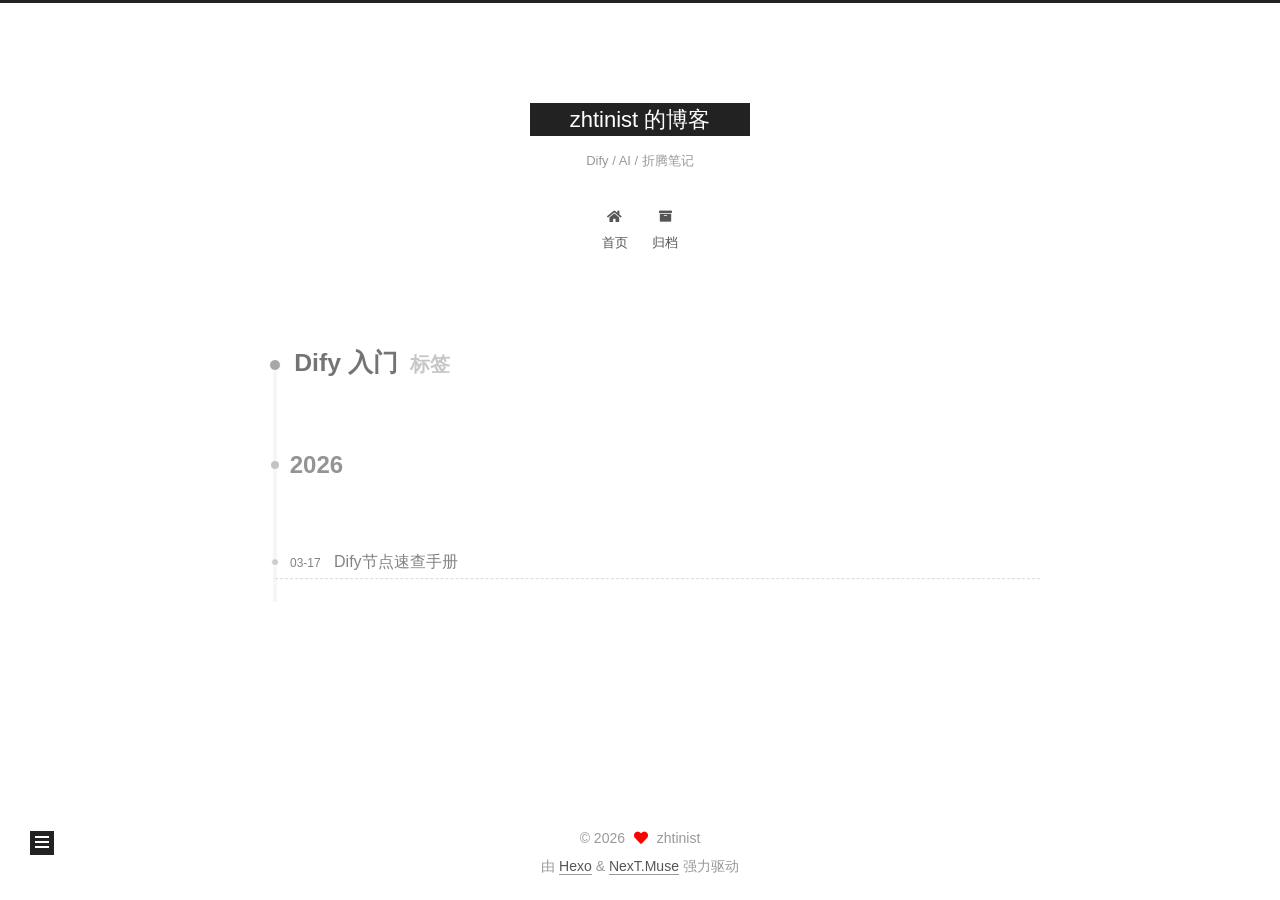
<file: tags/Dify-入门/index.html>
<!DOCTYPE html>
<html lang="zh-CN">
<head>
  <meta charset="UTF-8">
<meta name="viewport" content="width=device-width, initial-scale=1, maximum-scale=2">
<meta name="theme-color" content="#222">
<meta name="generator" content="Hexo 8.1.1">
  <link rel="apple-touch-icon" sizes="180x180" href="/images/apple-touch-icon-next.png">
  <link rel="icon" type="image/png" sizes="32x32" href="/images/favicon-32x32-next.png">
  <link rel="icon" type="image/png" sizes="16x16" href="/images/favicon-16x16-next.png">
  <link rel="mask-icon" href="/images/logo.svg" color="#222">

<link rel="stylesheet" href="/css/main.css">


<link rel="stylesheet" href="/lib/font-awesome/css/all.min.css">

<script id="hexo-configurations">
    var NexT = window.NexT || {};
    var CONFIG = {"hostname":"zhtinist.github.io","root":"/","scheme":"Muse","version":"7.8.0","exturl":false,"sidebar":{"position":"left","display":"post","padding":18,"offset":12,"onmobile":false},"copycode":{"enable":false,"show_result":false,"style":null},"back2top":{"enable":true,"sidebar":false,"scrollpercent":false},"bookmark":{"enable":false,"color":"#222","save":"auto"},"fancybox":false,"mediumzoom":false,"lazyload":false,"pangu":false,"comments":{"style":"tabs","active":null,"storage":true,"lazyload":false,"nav":null},"algolia":{"hits":{"per_page":10},"labels":{"input_placeholder":"Search for Posts","hits_empty":"We didn't find any results for the search: ${query}","hits_stats":"${hits} results found in ${time} ms"}},"localsearch":{"enable":false,"trigger":"auto","top_n_per_article":1,"unescape":false,"preload":false},"motion":{"enable":true,"async":false,"transition":{"post_block":"fadeIn","post_header":"slideDownIn","post_body":"slideDownIn","coll_header":"slideLeftIn","sidebar":"slideUpIn"}}};
  </script>

  <meta name="description" content="记录 Dify 入门实践、节点写法清单和 AI 开发经验。">
<meta property="og:type" content="website">
<meta property="og:title" content="zhtinist 的博客">
<meta property="og:url" content="https://zhtinist.github.io/tags/Dify-%E5%85%A5%E9%97%A8/index.html">
<meta property="og:site_name" content="zhtinist 的博客">
<meta property="og:description" content="记录 Dify 入门实践、节点写法清单和 AI 开发经验。">
<meta property="og:locale" content="zh_CN">
<meta property="article:author" content="zhtinist">
<meta property="article:tag" content="AI 应用开发">
<meta property="article:tag" content="Dify">
<meta property="article:tag" content="Dify 入门">
<meta property="article:tag" content="Dify 工作流">
<meta property="article:tag" content="节点写法清单">
<meta name="twitter:card" content="summary">

<link rel="canonical" href="https://zhtinist.github.io/tags/Dify-%E5%85%A5%E9%97%A8/">


<script id="page-configurations">
  // https://hexo.io/docs/variables.html
  CONFIG.page = {
    sidebar: "",
    isHome : false,
    isPost : false,
    lang   : 'zh-CN'
  };
</script>

  <title>标签: Dify 入门 | zhtinist 的博客</title>
  






  <noscript>
  <style>
  .use-motion .brand,
  .use-motion .menu-item,
  .sidebar-inner,
  .use-motion .post-block,
  .use-motion .pagination,
  .use-motion .comments,
  .use-motion .post-header,
  .use-motion .post-body,
  .use-motion .collection-header { opacity: initial; }

  .use-motion .site-title,
  .use-motion .site-subtitle {
    opacity: initial;
    top: initial;
  }

  .use-motion .logo-line-before i { left: initial; }
  .use-motion .logo-line-after i { right: initial; }
  </style>
</noscript>

<link rel="alternate" href="/atom.xml" title="zhtinist 的博客" type="application/atom+xml">
</head>

<body itemscope itemtype="http://schema.org/WebPage">
  <div class="container use-motion">
    <div class="headband"></div>

    <header class="header" itemscope itemtype="http://schema.org/WPHeader">
      <div class="header-inner"><div class="site-brand-container">
  <div class="site-nav-toggle">
    <div class="toggle" aria-label="切换导航栏">
      <span class="toggle-line toggle-line-first"></span>
      <span class="toggle-line toggle-line-middle"></span>
      <span class="toggle-line toggle-line-last"></span>
    </div>
  </div>

  <div class="site-meta">

    <a href="/" class="brand" rel="start">
      <span class="logo-line-before"><i></i></span>
      <h1 class="site-title">zhtinist 的博客</h1>
      <span class="logo-line-after"><i></i></span>
    </a>
      <p class="site-subtitle" itemprop="description">Dify / AI / 折腾笔记</p>
  </div>

  <div class="site-nav-right">
    <div class="toggle popup-trigger">
    </div>
  </div>
</div>




<nav class="site-nav">
  <ul id="menu" class="main-menu menu">
        <li class="menu-item menu-item-home">

    <a href="/" rel="section"><i class="fa fa-home fa-fw"></i>首页</a>

  </li>
        <li class="menu-item menu-item-archives">

    <a href="/archives/" rel="section"><i class="fa fa-archive fa-fw"></i>归档</a>

  </li>
  </ul>
</nav>




</div>
    </header>

    
  <div class="back-to-top">
    <i class="fa fa-arrow-up"></i>
    <span>0%</span>
  </div>


    <main class="main">
      <div class="main-inner">
        <div class="content-wrap">
          

          <div class="content tag">
            

  
  
  
  <div class="post-block">
    <div class="posts-collapse">
      <div class="collection-title">
        <h2 class="collection-header">Dify 入门
          <small>标签</small>
        </h2>
      </div>

      
    <div class="collection-year">
      <span class="collection-header">2026</span>
    </div>

  <article itemscope itemtype="http://schema.org/Article">
    <header class="post-header">

      <div class="post-meta">
        <time itemprop="dateCreated"
              datetime="2026-03-17T14:30:10+08:00"
              content="2026-03-17">
          03-17
        </time>
      </div>

      <div class="post-title">
          <a class="post-title-link" href="/2026/03/17/Dify%E8%8A%82%E7%82%B9%E9%80%9F%E6%9F%A5%E6%89%8B%E5%86%8C/" itemprop="url">
            <span itemprop="name">Dify节点速查手册</span>
          </a>
      </div>

    </header>
  </article>

    </div>
  </div>
  
  
  

  



          </div>
          

<script>
  window.addEventListener('tabs:register', () => {
    let { activeClass } = CONFIG.comments;
    if (CONFIG.comments.storage) {
      activeClass = localStorage.getItem('comments_active') || activeClass;
    }
    if (activeClass) {
      let activeTab = document.querySelector(`a[href="#comment-${activeClass}"]`);
      if (activeTab) {
        activeTab.click();
      }
    }
  });
  if (CONFIG.comments.storage) {
    window.addEventListener('tabs:click', event => {
      if (!event.target.matches('.tabs-comment .tab-content .tab-pane')) return;
      let commentClass = event.target.classList[1];
      localStorage.setItem('comments_active', commentClass);
    });
  }
</script>

        </div>
          
  
  <div class="toggle sidebar-toggle">
    <span class="toggle-line toggle-line-first"></span>
    <span class="toggle-line toggle-line-middle"></span>
    <span class="toggle-line toggle-line-last"></span>
  </div>

  <aside class="sidebar">
    <div class="sidebar-inner">

      <ul class="sidebar-nav motion-element">
        <li class="sidebar-nav-toc">
          文章目录
        </li>
        <li class="sidebar-nav-overview">
          站点概览
        </li>
      </ul>

      <!--noindex-->
      <div class="post-toc-wrap sidebar-panel">
      </div>
      <!--/noindex-->

      <div class="site-overview-wrap sidebar-panel">
        <div class="site-author motion-element" itemprop="author" itemscope itemtype="http://schema.org/Person">
  <p class="site-author-name" itemprop="name">zhtinist</p>
  <div class="site-description" itemprop="description">记录 Dify 入门实践、节点写法清单和 AI 开发经验。</div>
</div>
<div class="site-state-wrap motion-element">
  <nav class="site-state">
      <div class="site-state-item site-state-posts">
          <a href="/archives/">
        
          <span class="site-state-item-count">2</span>
          <span class="site-state-item-name">日志</span>
        </a>
      </div>
      <div class="site-state-item site-state-categories">
        <span class="site-state-item-count">1</span>
        <span class="site-state-item-name">分类</span>
      </div>
      <div class="site-state-item site-state-tags">
        <span class="site-state-item-count">4</span>
        <span class="site-state-item-name">标签</span>
      </div>
  </nav>
</div>



      </div>

    </div>
  </aside>
  <div id="sidebar-dimmer"></div>


      </div>
    </main>

    <footer class="footer">
      <div class="footer-inner">
        

        

<div class="copyright">
  
  &copy; 
  <span itemprop="copyrightYear">2026</span>
  <span class="with-love">
    <i class="fa fa-heart"></i>
  </span>
  <span class="author" itemprop="copyrightHolder">zhtinist</span>
</div>
  <div class="powered-by">由 <a href="https://hexo.io/" class="theme-link" rel="noopener" target="_blank">Hexo</a> & <a href="https://muse.theme-next.org/" class="theme-link" rel="noopener" target="_blank">NexT.Muse</a> 强力驱动
  </div>

        








      </div>
    </footer>
  </div>

  
  <script src="/lib/anime.min.js"></script>
  <script src="/lib/velocity/velocity.min.js"></script>
  <script src="/lib/velocity/velocity.ui.min.js"></script>

<script src="/js/utils.js"></script>

<script src="/js/motion.js"></script>


<script src="/js/schemes/muse.js"></script>


<script src="/js/next-boot.js"></script>




  















  

  
<script>
  document.addEventListener('DOMContentLoaded', function () {
    // 只在首页列表把整张卡片变成可点击
    var homePosts = document.querySelectorAll('.home .post-block');
    homePosts.forEach(function (card) {
      var link = card.querySelector('.post-title-link');
      if (!link) return;
      card.style.cursor = 'pointer';
      card.addEventListener('click', function (e) {
        // 如果点击的是已有链接或按钮，就走默认行为
        if (e.target.closest('a')) return;
        window.location.href = link.href;
      });
    });
  });
</script>

<style>
  /* 首页卡片化显示：标题 + 正文前几行（更小更紧凑） */
  .home .post-block {
    border-radius: 12px;
    border: 1px solid #e5e5e5;
    padding: 14px 18px;
    margin-bottom: 16px;
    background: #ffffff;
    transition:
      box-shadow 0.18s ease,
      transform 0.18s ease,
      border-color 0.18s ease;
  }

  .home .post-block:hover {
    box-shadow: 0 10px 24px rgba(0, 0, 0, 0.06);
    transform: translateY(-2px);
    border-color: #d0d0d0;
  }

  /* 首页摘要只显示前 3 行左右，营造小卡片效果 */
  .home .post-block .post-body {
    display: -webkit-box;
    -webkit-box-orient: vertical;
    -webkit-line-clamp: 3;
    overflow: hidden;
  }
</style>


</body>
</html>
</file>
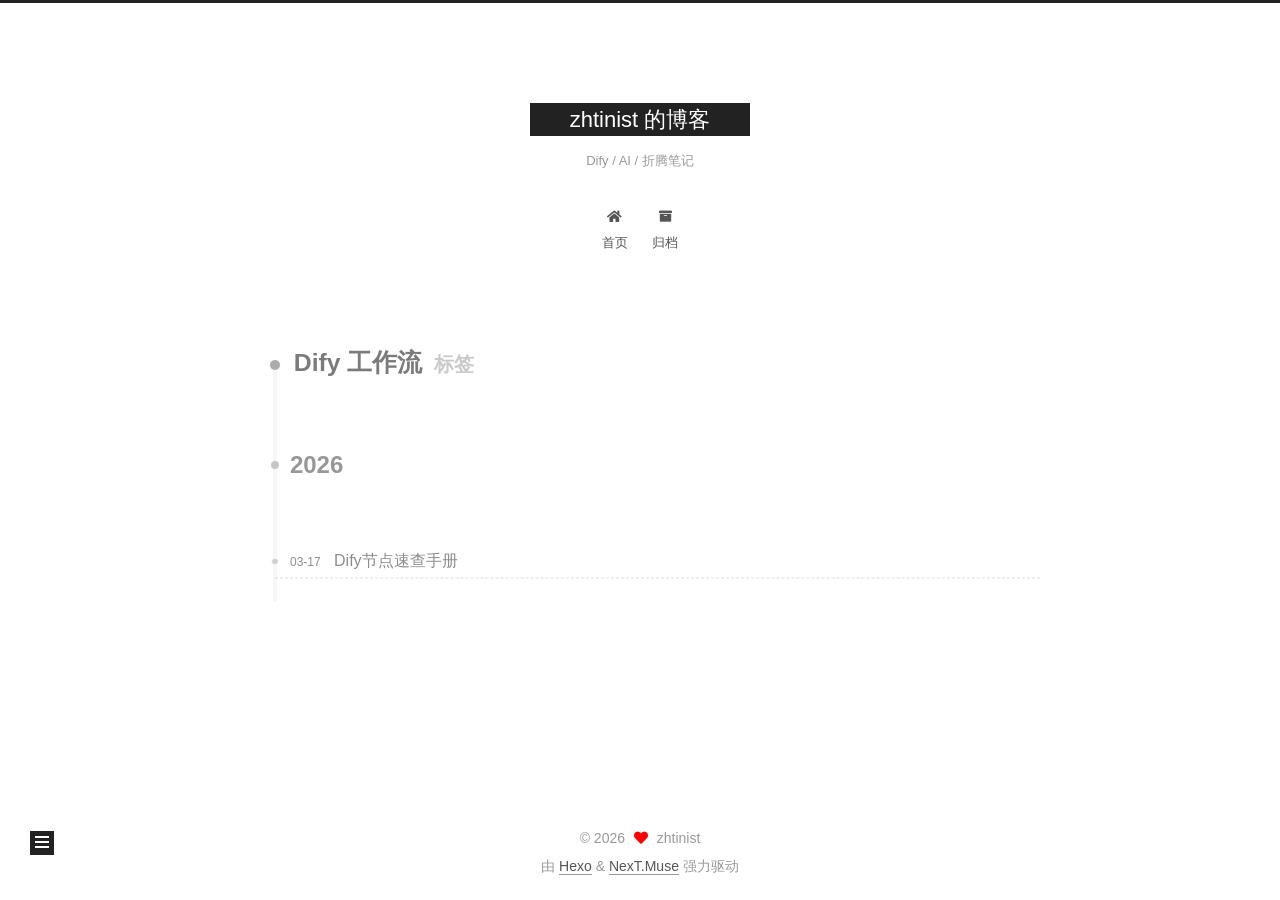
<file: tags/Dify-工作流/index.html>
<!DOCTYPE html>
<html lang="zh-CN">
<head>
  <meta charset="UTF-8">
<meta name="viewport" content="width=device-width, initial-scale=1, maximum-scale=2">
<meta name="theme-color" content="#222">
<meta name="generator" content="Hexo 8.1.1">
  <link rel="apple-touch-icon" sizes="180x180" href="/images/apple-touch-icon-next.png">
  <link rel="icon" type="image/png" sizes="32x32" href="/images/favicon-32x32-next.png">
  <link rel="icon" type="image/png" sizes="16x16" href="/images/favicon-16x16-next.png">
  <link rel="mask-icon" href="/images/logo.svg" color="#222">

<link rel="stylesheet" href="/css/main.css">


<link rel="stylesheet" href="/lib/font-awesome/css/all.min.css">

<script id="hexo-configurations">
    var NexT = window.NexT || {};
    var CONFIG = {"hostname":"zhtinist.github.io","root":"/","scheme":"Muse","version":"7.8.0","exturl":false,"sidebar":{"position":"left","display":"post","padding":18,"offset":12,"onmobile":false},"copycode":{"enable":false,"show_result":false,"style":null},"back2top":{"enable":true,"sidebar":false,"scrollpercent":false},"bookmark":{"enable":false,"color":"#222","save":"auto"},"fancybox":false,"mediumzoom":false,"lazyload":false,"pangu":false,"comments":{"style":"tabs","active":null,"storage":true,"lazyload":false,"nav":null},"algolia":{"hits":{"per_page":10},"labels":{"input_placeholder":"Search for Posts","hits_empty":"We didn't find any results for the search: ${query}","hits_stats":"${hits} results found in ${time} ms"}},"localsearch":{"enable":false,"trigger":"auto","top_n_per_article":1,"unescape":false,"preload":false},"motion":{"enable":true,"async":false,"transition":{"post_block":"fadeIn","post_header":"slideDownIn","post_body":"slideDownIn","coll_header":"slideLeftIn","sidebar":"slideUpIn"}}};
  </script>

  <meta name="description" content="记录 Dify 入门实践、节点写法清单和 AI 开发经验。">
<meta property="og:type" content="website">
<meta property="og:title" content="zhtinist 的博客">
<meta property="og:url" content="https://zhtinist.github.io/tags/Dify-%E5%B7%A5%E4%BD%9C%E6%B5%81/index.html">
<meta property="og:site_name" content="zhtinist 的博客">
<meta property="og:description" content="记录 Dify 入门实践、节点写法清单和 AI 开发经验。">
<meta property="og:locale" content="zh_CN">
<meta property="article:author" content="zhtinist">
<meta property="article:tag" content="AI 应用开发">
<meta property="article:tag" content="Dify">
<meta property="article:tag" content="Dify 入门">
<meta property="article:tag" content="Dify 工作流">
<meta property="article:tag" content="节点写法清单">
<meta name="twitter:card" content="summary">

<link rel="canonical" href="https://zhtinist.github.io/tags/Dify-%E5%B7%A5%E4%BD%9C%E6%B5%81/">


<script id="page-configurations">
  // https://hexo.io/docs/variables.html
  CONFIG.page = {
    sidebar: "",
    isHome : false,
    isPost : false,
    lang   : 'zh-CN'
  };
</script>

  <title>标签: Dify 工作流 | zhtinist 的博客</title>
  






  <noscript>
  <style>
  .use-motion .brand,
  .use-motion .menu-item,
  .sidebar-inner,
  .use-motion .post-block,
  .use-motion .pagination,
  .use-motion .comments,
  .use-motion .post-header,
  .use-motion .post-body,
  .use-motion .collection-header { opacity: initial; }

  .use-motion .site-title,
  .use-motion .site-subtitle {
    opacity: initial;
    top: initial;
  }

  .use-motion .logo-line-before i { left: initial; }
  .use-motion .logo-line-after i { right: initial; }
  </style>
</noscript>

<link rel="alternate" href="/atom.xml" title="zhtinist 的博客" type="application/atom+xml">
</head>

<body itemscope itemtype="http://schema.org/WebPage">
  <div class="container use-motion">
    <div class="headband"></div>

    <header class="header" itemscope itemtype="http://schema.org/WPHeader">
      <div class="header-inner"><div class="site-brand-container">
  <div class="site-nav-toggle">
    <div class="toggle" aria-label="切换导航栏">
      <span class="toggle-line toggle-line-first"></span>
      <span class="toggle-line toggle-line-middle"></span>
      <span class="toggle-line toggle-line-last"></span>
    </div>
  </div>

  <div class="site-meta">

    <a href="/" class="brand" rel="start">
      <span class="logo-line-before"><i></i></span>
      <h1 class="site-title">zhtinist 的博客</h1>
      <span class="logo-line-after"><i></i></span>
    </a>
      <p class="site-subtitle" itemprop="description">Dify / AI / 折腾笔记</p>
  </div>

  <div class="site-nav-right">
    <div class="toggle popup-trigger">
    </div>
  </div>
</div>




<nav class="site-nav">
  <ul id="menu" class="main-menu menu">
        <li class="menu-item menu-item-home">

    <a href="/" rel="section"><i class="fa fa-home fa-fw"></i>首页</a>

  </li>
        <li class="menu-item menu-item-archives">

    <a href="/archives/" rel="section"><i class="fa fa-archive fa-fw"></i>归档</a>

  </li>
  </ul>
</nav>




</div>
    </header>

    
  <div class="back-to-top">
    <i class="fa fa-arrow-up"></i>
    <span>0%</span>
  </div>


    <main class="main">
      <div class="main-inner">
        <div class="content-wrap">
          

          <div class="content tag">
            

  
  
  
  <div class="post-block">
    <div class="posts-collapse">
      <div class="collection-title">
        <h2 class="collection-header">Dify 工作流
          <small>标签</small>
        </h2>
      </div>

      
    <div class="collection-year">
      <span class="collection-header">2026</span>
    </div>

  <article itemscope itemtype="http://schema.org/Article">
    <header class="post-header">

      <div class="post-meta">
        <time itemprop="dateCreated"
              datetime="2026-03-17T14:30:10+08:00"
              content="2026-03-17">
          03-17
        </time>
      </div>

      <div class="post-title">
          <a class="post-title-link" href="/2026/03/17/Dify%E8%8A%82%E7%82%B9%E9%80%9F%E6%9F%A5%E6%89%8B%E5%86%8C/" itemprop="url">
            <span itemprop="name">Dify节点速查手册</span>
          </a>
      </div>

    </header>
  </article>

    </div>
  </div>
  
  
  

  



          </div>
          

<script>
  window.addEventListener('tabs:register', () => {
    let { activeClass } = CONFIG.comments;
    if (CONFIG.comments.storage) {
      activeClass = localStorage.getItem('comments_active') || activeClass;
    }
    if (activeClass) {
      let activeTab = document.querySelector(`a[href="#comment-${activeClass}"]`);
      if (activeTab) {
        activeTab.click();
      }
    }
  });
  if (CONFIG.comments.storage) {
    window.addEventListener('tabs:click', event => {
      if (!event.target.matches('.tabs-comment .tab-content .tab-pane')) return;
      let commentClass = event.target.classList[1];
      localStorage.setItem('comments_active', commentClass);
    });
  }
</script>

        </div>
          
  
  <div class="toggle sidebar-toggle">
    <span class="toggle-line toggle-line-first"></span>
    <span class="toggle-line toggle-line-middle"></span>
    <span class="toggle-line toggle-line-last"></span>
  </div>

  <aside class="sidebar">
    <div class="sidebar-inner">

      <ul class="sidebar-nav motion-element">
        <li class="sidebar-nav-toc">
          文章目录
        </li>
        <li class="sidebar-nav-overview">
          站点概览
        </li>
      </ul>

      <!--noindex-->
      <div class="post-toc-wrap sidebar-panel">
      </div>
      <!--/noindex-->

      <div class="site-overview-wrap sidebar-panel">
        <div class="site-author motion-element" itemprop="author" itemscope itemtype="http://schema.org/Person">
  <p class="site-author-name" itemprop="name">zhtinist</p>
  <div class="site-description" itemprop="description">记录 Dify 入门实践、节点写法清单和 AI 开发经验。</div>
</div>
<div class="site-state-wrap motion-element">
  <nav class="site-state">
      <div class="site-state-item site-state-posts">
          <a href="/archives/">
        
          <span class="site-state-item-count">2</span>
          <span class="site-state-item-name">日志</span>
        </a>
      </div>
      <div class="site-state-item site-state-categories">
        <span class="site-state-item-count">1</span>
        <span class="site-state-item-name">分类</span>
      </div>
      <div class="site-state-item site-state-tags">
        <span class="site-state-item-count">4</span>
        <span class="site-state-item-name">标签</span>
      </div>
  </nav>
</div>



      </div>

    </div>
  </aside>
  <div id="sidebar-dimmer"></div>


      </div>
    </main>

    <footer class="footer">
      <div class="footer-inner">
        

        

<div class="copyright">
  
  &copy; 
  <span itemprop="copyrightYear">2026</span>
  <span class="with-love">
    <i class="fa fa-heart"></i>
  </span>
  <span class="author" itemprop="copyrightHolder">zhtinist</span>
</div>
  <div class="powered-by">由 <a href="https://hexo.io/" class="theme-link" rel="noopener" target="_blank">Hexo</a> & <a href="https://muse.theme-next.org/" class="theme-link" rel="noopener" target="_blank">NexT.Muse</a> 强力驱动
  </div>

        








      </div>
    </footer>
  </div>

  
  <script src="/lib/anime.min.js"></script>
  <script src="/lib/velocity/velocity.min.js"></script>
  <script src="/lib/velocity/velocity.ui.min.js"></script>

<script src="/js/utils.js"></script>

<script src="/js/motion.js"></script>


<script src="/js/schemes/muse.js"></script>


<script src="/js/next-boot.js"></script>




  















  

  
<script>
  document.addEventListener('DOMContentLoaded', function () {
    // 只在首页列表把整张卡片变成可点击
    var homePosts = document.querySelectorAll('.home .post-block');
    homePosts.forEach(function (card) {
      var link = card.querySelector('.post-title-link');
      if (!link) return;
      card.style.cursor = 'pointer';
      card.addEventListener('click', function (e) {
        // 如果点击的是已有链接或按钮，就走默认行为
        if (e.target.closest('a')) return;
        window.location.href = link.href;
      });
    });
  });
</script>

<style>
  /* 首页卡片化显示：标题 + 正文前几行（更小更紧凑） */
  .home .post-block {
    border-radius: 12px;
    border: 1px solid #e5e5e5;
    padding: 14px 18px;
    margin-bottom: 16px;
    background: #ffffff;
    transition:
      box-shadow 0.18s ease,
      transform 0.18s ease,
      border-color 0.18s ease;
  }

  .home .post-block:hover {
    box-shadow: 0 10px 24px rgba(0, 0, 0, 0.06);
    transform: translateY(-2px);
    border-color: #d0d0d0;
  }

  /* 首页摘要只显示前 3 行左右，营造小卡片效果 */
  .home .post-block .post-body {
    display: -webkit-box;
    -webkit-box-orient: vertical;
    -webkit-line-clamp: 3;
    overflow: hidden;
  }
</style>


</body>
</html>
</file>
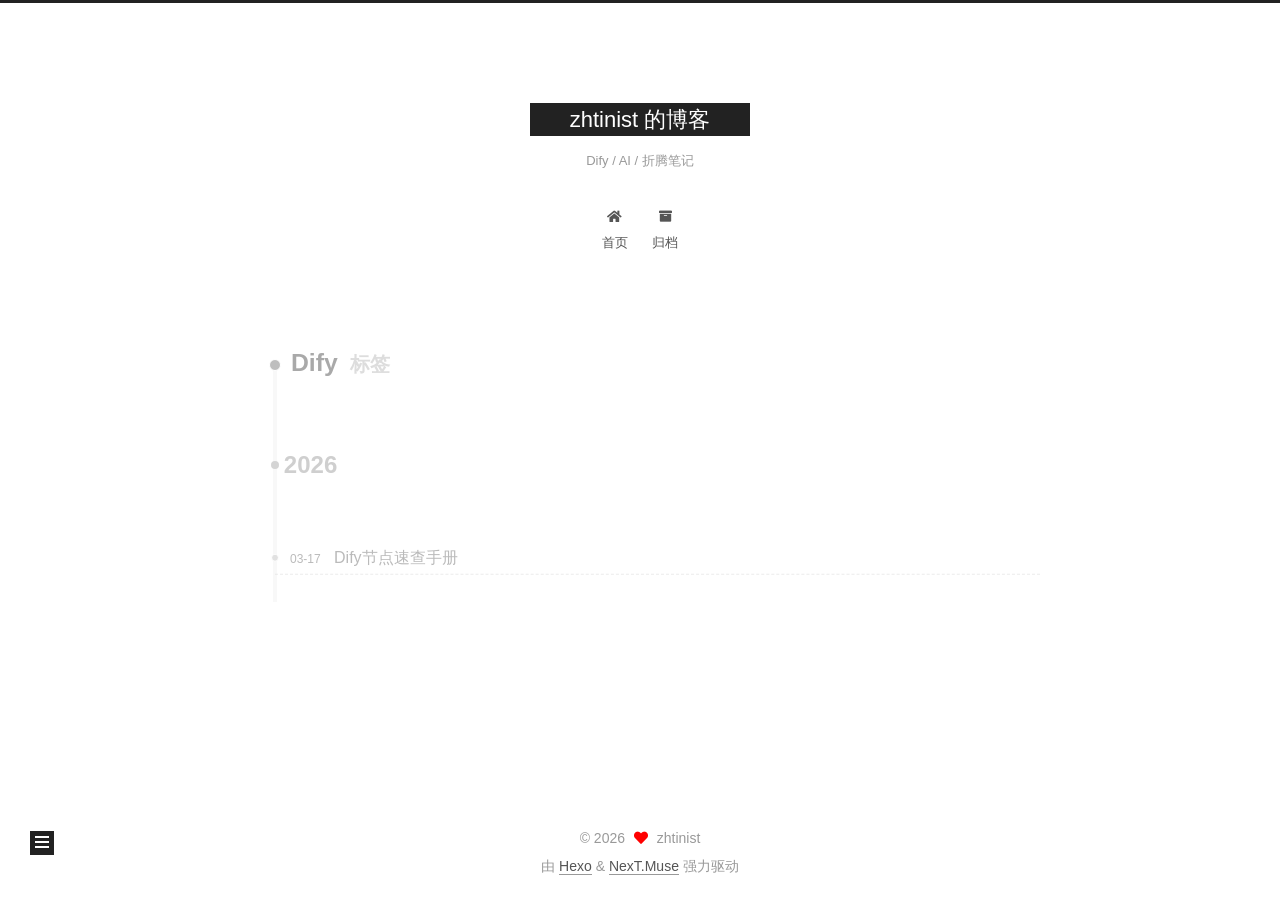
<file: tags/Dify/index.html>
<!DOCTYPE html>
<html lang="zh-CN">
<head>
  <meta charset="UTF-8">
<meta name="viewport" content="width=device-width, initial-scale=1, maximum-scale=2">
<meta name="theme-color" content="#222">
<meta name="generator" content="Hexo 8.1.1">
  <link rel="apple-touch-icon" sizes="180x180" href="/images/apple-touch-icon-next.png">
  <link rel="icon" type="image/png" sizes="32x32" href="/images/favicon-32x32-next.png">
  <link rel="icon" type="image/png" sizes="16x16" href="/images/favicon-16x16-next.png">
  <link rel="mask-icon" href="/images/logo.svg" color="#222">

<link rel="stylesheet" href="/css/main.css">


<link rel="stylesheet" href="/lib/font-awesome/css/all.min.css">

<script id="hexo-configurations">
    var NexT = window.NexT || {};
    var CONFIG = {"hostname":"zhtinist.github.io","root":"/","scheme":"Muse","version":"7.8.0","exturl":false,"sidebar":{"position":"left","display":"post","padding":18,"offset":12,"onmobile":false},"copycode":{"enable":false,"show_result":false,"style":null},"back2top":{"enable":true,"sidebar":false,"scrollpercent":false},"bookmark":{"enable":false,"color":"#222","save":"auto"},"fancybox":false,"mediumzoom":false,"lazyload":false,"pangu":false,"comments":{"style":"tabs","active":null,"storage":true,"lazyload":false,"nav":null},"algolia":{"hits":{"per_page":10},"labels":{"input_placeholder":"Search for Posts","hits_empty":"We didn't find any results for the search: ${query}","hits_stats":"${hits} results found in ${time} ms"}},"localsearch":{"enable":false,"trigger":"auto","top_n_per_article":1,"unescape":false,"preload":false},"motion":{"enable":true,"async":false,"transition":{"post_block":"fadeIn","post_header":"slideDownIn","post_body":"slideDownIn","coll_header":"slideLeftIn","sidebar":"slideUpIn"}}};
  </script>

  <meta name="description" content="记录 Dify 入门实践、节点写法清单和 AI 开发经验。">
<meta property="og:type" content="website">
<meta property="og:title" content="zhtinist 的博客">
<meta property="og:url" content="https://zhtinist.github.io/tags/Dify/index.html">
<meta property="og:site_name" content="zhtinist 的博客">
<meta property="og:description" content="记录 Dify 入门实践、节点写法清单和 AI 开发经验。">
<meta property="og:locale" content="zh_CN">
<meta property="article:author" content="zhtinist">
<meta property="article:tag" content="AI 应用开发">
<meta property="article:tag" content="Dify">
<meta property="article:tag" content="Dify 入门">
<meta property="article:tag" content="Dify 工作流">
<meta property="article:tag" content="节点写法清单">
<meta name="twitter:card" content="summary">

<link rel="canonical" href="https://zhtinist.github.io/tags/Dify/">


<script id="page-configurations">
  // https://hexo.io/docs/variables.html
  CONFIG.page = {
    sidebar: "",
    isHome : false,
    isPost : false,
    lang   : 'zh-CN'
  };
</script>

  <title>标签: Dify | zhtinist 的博客</title>
  






  <noscript>
  <style>
  .use-motion .brand,
  .use-motion .menu-item,
  .sidebar-inner,
  .use-motion .post-block,
  .use-motion .pagination,
  .use-motion .comments,
  .use-motion .post-header,
  .use-motion .post-body,
  .use-motion .collection-header { opacity: initial; }

  .use-motion .site-title,
  .use-motion .site-subtitle {
    opacity: initial;
    top: initial;
  }

  .use-motion .logo-line-before i { left: initial; }
  .use-motion .logo-line-after i { right: initial; }
  </style>
</noscript>

<link rel="alternate" href="/atom.xml" title="zhtinist 的博客" type="application/atom+xml">
</head>

<body itemscope itemtype="http://schema.org/WebPage">
  <div class="container use-motion">
    <div class="headband"></div>

    <header class="header" itemscope itemtype="http://schema.org/WPHeader">
      <div class="header-inner"><div class="site-brand-container">
  <div class="site-nav-toggle">
    <div class="toggle" aria-label="切换导航栏">
      <span class="toggle-line toggle-line-first"></span>
      <span class="toggle-line toggle-line-middle"></span>
      <span class="toggle-line toggle-line-last"></span>
    </div>
  </div>

  <div class="site-meta">

    <a href="/" class="brand" rel="start">
      <span class="logo-line-before"><i></i></span>
      <h1 class="site-title">zhtinist 的博客</h1>
      <span class="logo-line-after"><i></i></span>
    </a>
      <p class="site-subtitle" itemprop="description">Dify / AI / 折腾笔记</p>
  </div>

  <div class="site-nav-right">
    <div class="toggle popup-trigger">
    </div>
  </div>
</div>




<nav class="site-nav">
  <ul id="menu" class="main-menu menu">
        <li class="menu-item menu-item-home">

    <a href="/" rel="section"><i class="fa fa-home fa-fw"></i>首页</a>

  </li>
        <li class="menu-item menu-item-archives">

    <a href="/archives/" rel="section"><i class="fa fa-archive fa-fw"></i>归档</a>

  </li>
  </ul>
</nav>




</div>
    </header>

    
  <div class="back-to-top">
    <i class="fa fa-arrow-up"></i>
    <span>0%</span>
  </div>


    <main class="main">
      <div class="main-inner">
        <div class="content-wrap">
          

          <div class="content tag">
            

  
  
  
  <div class="post-block">
    <div class="posts-collapse">
      <div class="collection-title">
        <h2 class="collection-header">Dify
          <small>标签</small>
        </h2>
      </div>

      
    <div class="collection-year">
      <span class="collection-header">2026</span>
    </div>

  <article itemscope itemtype="http://schema.org/Article">
    <header class="post-header">

      <div class="post-meta">
        <time itemprop="dateCreated"
              datetime="2026-03-17T14:30:10+08:00"
              content="2026-03-17">
          03-17
        </time>
      </div>

      <div class="post-title">
          <a class="post-title-link" href="/2026/03/17/Dify%E8%8A%82%E7%82%B9%E9%80%9F%E6%9F%A5%E6%89%8B%E5%86%8C/" itemprop="url">
            <span itemprop="name">Dify节点速查手册</span>
          </a>
      </div>

    </header>
  </article>

    </div>
  </div>
  
  
  

  



          </div>
          

<script>
  window.addEventListener('tabs:register', () => {
    let { activeClass } = CONFIG.comments;
    if (CONFIG.comments.storage) {
      activeClass = localStorage.getItem('comments_active') || activeClass;
    }
    if (activeClass) {
      let activeTab = document.querySelector(`a[href="#comment-${activeClass}"]`);
      if (activeTab) {
        activeTab.click();
      }
    }
  });
  if (CONFIG.comments.storage) {
    window.addEventListener('tabs:click', event => {
      if (!event.target.matches('.tabs-comment .tab-content .tab-pane')) return;
      let commentClass = event.target.classList[1];
      localStorage.setItem('comments_active', commentClass);
    });
  }
</script>

        </div>
          
  
  <div class="toggle sidebar-toggle">
    <span class="toggle-line toggle-line-first"></span>
    <span class="toggle-line toggle-line-middle"></span>
    <span class="toggle-line toggle-line-last"></span>
  </div>

  <aside class="sidebar">
    <div class="sidebar-inner">

      <ul class="sidebar-nav motion-element">
        <li class="sidebar-nav-toc">
          文章目录
        </li>
        <li class="sidebar-nav-overview">
          站点概览
        </li>
      </ul>

      <!--noindex-->
      <div class="post-toc-wrap sidebar-panel">
      </div>
      <!--/noindex-->

      <div class="site-overview-wrap sidebar-panel">
        <div class="site-author motion-element" itemprop="author" itemscope itemtype="http://schema.org/Person">
  <p class="site-author-name" itemprop="name">zhtinist</p>
  <div class="site-description" itemprop="description">记录 Dify 入门实践、节点写法清单和 AI 开发经验。</div>
</div>
<div class="site-state-wrap motion-element">
  <nav class="site-state">
      <div class="site-state-item site-state-posts">
          <a href="/archives/">
        
          <span class="site-state-item-count">2</span>
          <span class="site-state-item-name">日志</span>
        </a>
      </div>
      <div class="site-state-item site-state-categories">
        <span class="site-state-item-count">1</span>
        <span class="site-state-item-name">分类</span>
      </div>
      <div class="site-state-item site-state-tags">
        <span class="site-state-item-count">4</span>
        <span class="site-state-item-name">标签</span>
      </div>
  </nav>
</div>



      </div>

    </div>
  </aside>
  <div id="sidebar-dimmer"></div>


      </div>
    </main>

    <footer class="footer">
      <div class="footer-inner">
        

        

<div class="copyright">
  
  &copy; 
  <span itemprop="copyrightYear">2026</span>
  <span class="with-love">
    <i class="fa fa-heart"></i>
  </span>
  <span class="author" itemprop="copyrightHolder">zhtinist</span>
</div>
  <div class="powered-by">由 <a href="https://hexo.io/" class="theme-link" rel="noopener" target="_blank">Hexo</a> & <a href="https://muse.theme-next.org/" class="theme-link" rel="noopener" target="_blank">NexT.Muse</a> 强力驱动
  </div>

        








      </div>
    </footer>
  </div>

  
  <script src="/lib/anime.min.js"></script>
  <script src="/lib/velocity/velocity.min.js"></script>
  <script src="/lib/velocity/velocity.ui.min.js"></script>

<script src="/js/utils.js"></script>

<script src="/js/motion.js"></script>


<script src="/js/schemes/muse.js"></script>


<script src="/js/next-boot.js"></script>




  















  

  
<script>
  document.addEventListener('DOMContentLoaded', function () {
    // 只在首页列表把整张卡片变成可点击
    var homePosts = document.querySelectorAll('.home .post-block');
    homePosts.forEach(function (card) {
      var link = card.querySelector('.post-title-link');
      if (!link) return;
      card.style.cursor = 'pointer';
      card.addEventListener('click', function (e) {
        // 如果点击的是已有链接或按钮，就走默认行为
        if (e.target.closest('a')) return;
        window.location.href = link.href;
      });
    });
  });
</script>

<style>
  /* 首页卡片化显示：标题 + 正文前几行（更小更紧凑） */
  .home .post-block {
    border-radius: 12px;
    border: 1px solid #e5e5e5;
    padding: 14px 18px;
    margin-bottom: 16px;
    background: #ffffff;
    transition:
      box-shadow 0.18s ease,
      transform 0.18s ease,
      border-color 0.18s ease;
  }

  .home .post-block:hover {
    box-shadow: 0 10px 24px rgba(0, 0, 0, 0.06);
    transform: translateY(-2px);
    border-color: #d0d0d0;
  }

  /* 首页摘要只显示前 3 行左右，营造小卡片效果 */
  .home .post-block .post-body {
    display: -webkit-box;
    -webkit-box-orient: vertical;
    -webkit-line-clamp: 3;
    overflow: hidden;
  }
</style>


</body>
</html>
</file>
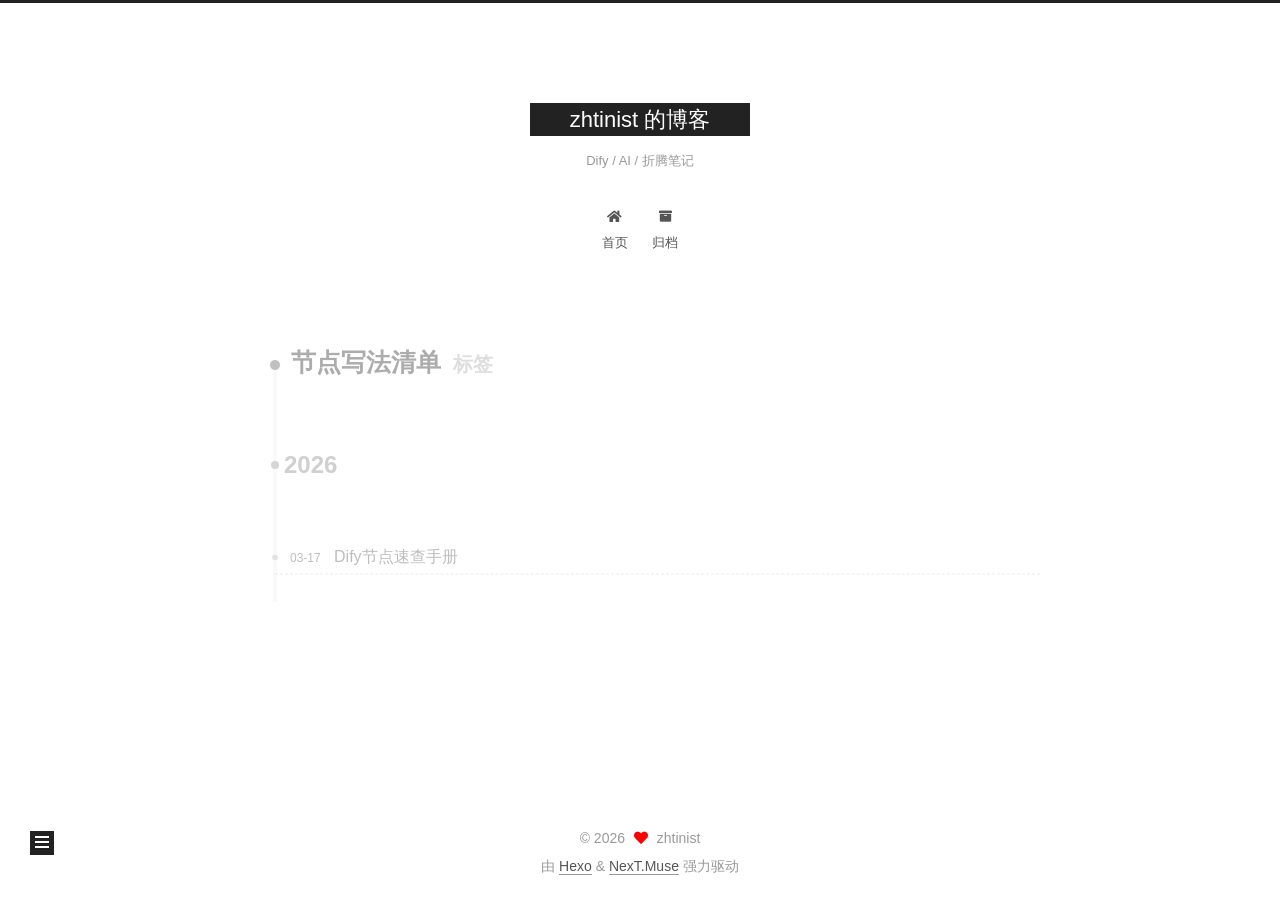
<file: tags/节点写法清单/index.html>
<!DOCTYPE html>
<html lang="zh-CN">
<head>
  <meta charset="UTF-8">
<meta name="viewport" content="width=device-width, initial-scale=1, maximum-scale=2">
<meta name="theme-color" content="#222">
<meta name="generator" content="Hexo 8.1.1">
  <link rel="apple-touch-icon" sizes="180x180" href="/images/apple-touch-icon-next.png">
  <link rel="icon" type="image/png" sizes="32x32" href="/images/favicon-32x32-next.png">
  <link rel="icon" type="image/png" sizes="16x16" href="/images/favicon-16x16-next.png">
  <link rel="mask-icon" href="/images/logo.svg" color="#222">

<link rel="stylesheet" href="/css/main.css">


<link rel="stylesheet" href="/lib/font-awesome/css/all.min.css">

<script id="hexo-configurations">
    var NexT = window.NexT || {};
    var CONFIG = {"hostname":"zhtinist.github.io","root":"/","scheme":"Muse","version":"7.8.0","exturl":false,"sidebar":{"position":"left","display":"post","padding":18,"offset":12,"onmobile":false},"copycode":{"enable":false,"show_result":false,"style":null},"back2top":{"enable":true,"sidebar":false,"scrollpercent":false},"bookmark":{"enable":false,"color":"#222","save":"auto"},"fancybox":false,"mediumzoom":false,"lazyload":false,"pangu":false,"comments":{"style":"tabs","active":null,"storage":true,"lazyload":false,"nav":null},"algolia":{"hits":{"per_page":10},"labels":{"input_placeholder":"Search for Posts","hits_empty":"We didn't find any results for the search: ${query}","hits_stats":"${hits} results found in ${time} ms"}},"localsearch":{"enable":false,"trigger":"auto","top_n_per_article":1,"unescape":false,"preload":false},"motion":{"enable":true,"async":false,"transition":{"post_block":"fadeIn","post_header":"slideDownIn","post_body":"slideDownIn","coll_header":"slideLeftIn","sidebar":"slideUpIn"}}};
  </script>

  <meta name="description" content="记录 Dify 入门实践、节点写法清单和 AI 开发经验。">
<meta property="og:type" content="website">
<meta property="og:title" content="zhtinist 的博客">
<meta property="og:url" content="https://zhtinist.github.io/tags/%E8%8A%82%E7%82%B9%E5%86%99%E6%B3%95%E6%B8%85%E5%8D%95/index.html">
<meta property="og:site_name" content="zhtinist 的博客">
<meta property="og:description" content="记录 Dify 入门实践、节点写法清单和 AI 开发经验。">
<meta property="og:locale" content="zh_CN">
<meta property="article:author" content="zhtinist">
<meta property="article:tag" content="AI 应用开发">
<meta property="article:tag" content="Dify">
<meta property="article:tag" content="Dify 入门">
<meta property="article:tag" content="Dify 工作流">
<meta property="article:tag" content="节点写法清单">
<meta name="twitter:card" content="summary">

<link rel="canonical" href="https://zhtinist.github.io/tags/%E8%8A%82%E7%82%B9%E5%86%99%E6%B3%95%E6%B8%85%E5%8D%95/">


<script id="page-configurations">
  // https://hexo.io/docs/variables.html
  CONFIG.page = {
    sidebar: "",
    isHome : false,
    isPost : false,
    lang   : 'zh-CN'
  };
</script>

  <title>标签: 节点写法清单 | zhtinist 的博客</title>
  






  <noscript>
  <style>
  .use-motion .brand,
  .use-motion .menu-item,
  .sidebar-inner,
  .use-motion .post-block,
  .use-motion .pagination,
  .use-motion .comments,
  .use-motion .post-header,
  .use-motion .post-body,
  .use-motion .collection-header { opacity: initial; }

  .use-motion .site-title,
  .use-motion .site-subtitle {
    opacity: initial;
    top: initial;
  }

  .use-motion .logo-line-before i { left: initial; }
  .use-motion .logo-line-after i { right: initial; }
  </style>
</noscript>

<link rel="alternate" href="/atom.xml" title="zhtinist 的博客" type="application/atom+xml">
</head>

<body itemscope itemtype="http://schema.org/WebPage">
  <div class="container use-motion">
    <div class="headband"></div>

    <header class="header" itemscope itemtype="http://schema.org/WPHeader">
      <div class="header-inner"><div class="site-brand-container">
  <div class="site-nav-toggle">
    <div class="toggle" aria-label="切换导航栏">
      <span class="toggle-line toggle-line-first"></span>
      <span class="toggle-line toggle-line-middle"></span>
      <span class="toggle-line toggle-line-last"></span>
    </div>
  </div>

  <div class="site-meta">

    <a href="/" class="brand" rel="start">
      <span class="logo-line-before"><i></i></span>
      <h1 class="site-title">zhtinist 的博客</h1>
      <span class="logo-line-after"><i></i></span>
    </a>
      <p class="site-subtitle" itemprop="description">Dify / AI / 折腾笔记</p>
  </div>

  <div class="site-nav-right">
    <div class="toggle popup-trigger">
    </div>
  </div>
</div>




<nav class="site-nav">
  <ul id="menu" class="main-menu menu">
        <li class="menu-item menu-item-home">

    <a href="/" rel="section"><i class="fa fa-home fa-fw"></i>首页</a>

  </li>
        <li class="menu-item menu-item-archives">

    <a href="/archives/" rel="section"><i class="fa fa-archive fa-fw"></i>归档</a>

  </li>
  </ul>
</nav>




</div>
    </header>

    
  <div class="back-to-top">
    <i class="fa fa-arrow-up"></i>
    <span>0%</span>
  </div>


    <main class="main">
      <div class="main-inner">
        <div class="content-wrap">
          

          <div class="content tag">
            

  
  
  
  <div class="post-block">
    <div class="posts-collapse">
      <div class="collection-title">
        <h2 class="collection-header">节点写法清单
          <small>标签</small>
        </h2>
      </div>

      
    <div class="collection-year">
      <span class="collection-header">2026</span>
    </div>

  <article itemscope itemtype="http://schema.org/Article">
    <header class="post-header">

      <div class="post-meta">
        <time itemprop="dateCreated"
              datetime="2026-03-17T14:30:10+08:00"
              content="2026-03-17">
          03-17
        </time>
      </div>

      <div class="post-title">
          <a class="post-title-link" href="/2026/03/17/Dify%E8%8A%82%E7%82%B9%E9%80%9F%E6%9F%A5%E6%89%8B%E5%86%8C/" itemprop="url">
            <span itemprop="name">Dify节点速查手册</span>
          </a>
      </div>

    </header>
  </article>

    </div>
  </div>
  
  
  

  



          </div>
          

<script>
  window.addEventListener('tabs:register', () => {
    let { activeClass } = CONFIG.comments;
    if (CONFIG.comments.storage) {
      activeClass = localStorage.getItem('comments_active') || activeClass;
    }
    if (activeClass) {
      let activeTab = document.querySelector(`a[href="#comment-${activeClass}"]`);
      if (activeTab) {
        activeTab.click();
      }
    }
  });
  if (CONFIG.comments.storage) {
    window.addEventListener('tabs:click', event => {
      if (!event.target.matches('.tabs-comment .tab-content .tab-pane')) return;
      let commentClass = event.target.classList[1];
      localStorage.setItem('comments_active', commentClass);
    });
  }
</script>

        </div>
          
  
  <div class="toggle sidebar-toggle">
    <span class="toggle-line toggle-line-first"></span>
    <span class="toggle-line toggle-line-middle"></span>
    <span class="toggle-line toggle-line-last"></span>
  </div>

  <aside class="sidebar">
    <div class="sidebar-inner">

      <ul class="sidebar-nav motion-element">
        <li class="sidebar-nav-toc">
          文章目录
        </li>
        <li class="sidebar-nav-overview">
          站点概览
        </li>
      </ul>

      <!--noindex-->
      <div class="post-toc-wrap sidebar-panel">
      </div>
      <!--/noindex-->

      <div class="site-overview-wrap sidebar-panel">
        <div class="site-author motion-element" itemprop="author" itemscope itemtype="http://schema.org/Person">
  <p class="site-author-name" itemprop="name">zhtinist</p>
  <div class="site-description" itemprop="description">记录 Dify 入门实践、节点写法清单和 AI 开发经验。</div>
</div>
<div class="site-state-wrap motion-element">
  <nav class="site-state">
      <div class="site-state-item site-state-posts">
          <a href="/archives/">
        
          <span class="site-state-item-count">2</span>
          <span class="site-state-item-name">日志</span>
        </a>
      </div>
      <div class="site-state-item site-state-categories">
        <span class="site-state-item-count">1</span>
        <span class="site-state-item-name">分类</span>
      </div>
      <div class="site-state-item site-state-tags">
        <span class="site-state-item-count">4</span>
        <span class="site-state-item-name">标签</span>
      </div>
  </nav>
</div>



      </div>

    </div>
  </aside>
  <div id="sidebar-dimmer"></div>


      </div>
    </main>

    <footer class="footer">
      <div class="footer-inner">
        

        

<div class="copyright">
  
  &copy; 
  <span itemprop="copyrightYear">2026</span>
  <span class="with-love">
    <i class="fa fa-heart"></i>
  </span>
  <span class="author" itemprop="copyrightHolder">zhtinist</span>
</div>
  <div class="powered-by">由 <a href="https://hexo.io/" class="theme-link" rel="noopener" target="_blank">Hexo</a> & <a href="https://muse.theme-next.org/" class="theme-link" rel="noopener" target="_blank">NexT.Muse</a> 强力驱动
  </div>

        








      </div>
    </footer>
  </div>

  
  <script src="/lib/anime.min.js"></script>
  <script src="/lib/velocity/velocity.min.js"></script>
  <script src="/lib/velocity/velocity.ui.min.js"></script>

<script src="/js/utils.js"></script>

<script src="/js/motion.js"></script>


<script src="/js/schemes/muse.js"></script>


<script src="/js/next-boot.js"></script>




  















  

  
<script>
  document.addEventListener('DOMContentLoaded', function () {
    // 只在首页列表把整张卡片变成可点击
    var homePosts = document.querySelectorAll('.home .post-block');
    homePosts.forEach(function (card) {
      var link = card.querySelector('.post-title-link');
      if (!link) return;
      card.style.cursor = 'pointer';
      card.addEventListener('click', function (e) {
        // 如果点击的是已有链接或按钮，就走默认行为
        if (e.target.closest('a')) return;
        window.location.href = link.href;
      });
    });
  });
</script>

<style>
  /* 首页卡片化显示：标题 + 正文前几行（更小更紧凑） */
  .home .post-block {
    border-radius: 12px;
    border: 1px solid #e5e5e5;
    padding: 14px 18px;
    margin-bottom: 16px;
    background: #ffffff;
    transition:
      box-shadow 0.18s ease,
      transform 0.18s ease,
      border-color 0.18s ease;
  }

  .home .post-block:hover {
    box-shadow: 0 10px 24px rgba(0, 0, 0, 0.06);
    transform: translateY(-2px);
    border-color: #d0d0d0;
  }

  /* 首页摘要只显示前 3 行左右，营造小卡片效果 */
  .home .post-block .post-body {
    display: -webkit-box;
    -webkit-box-orient: vertical;
    -webkit-line-clamp: 3;
    overflow: hidden;
  }
</style>


</body>
</html>
</file>
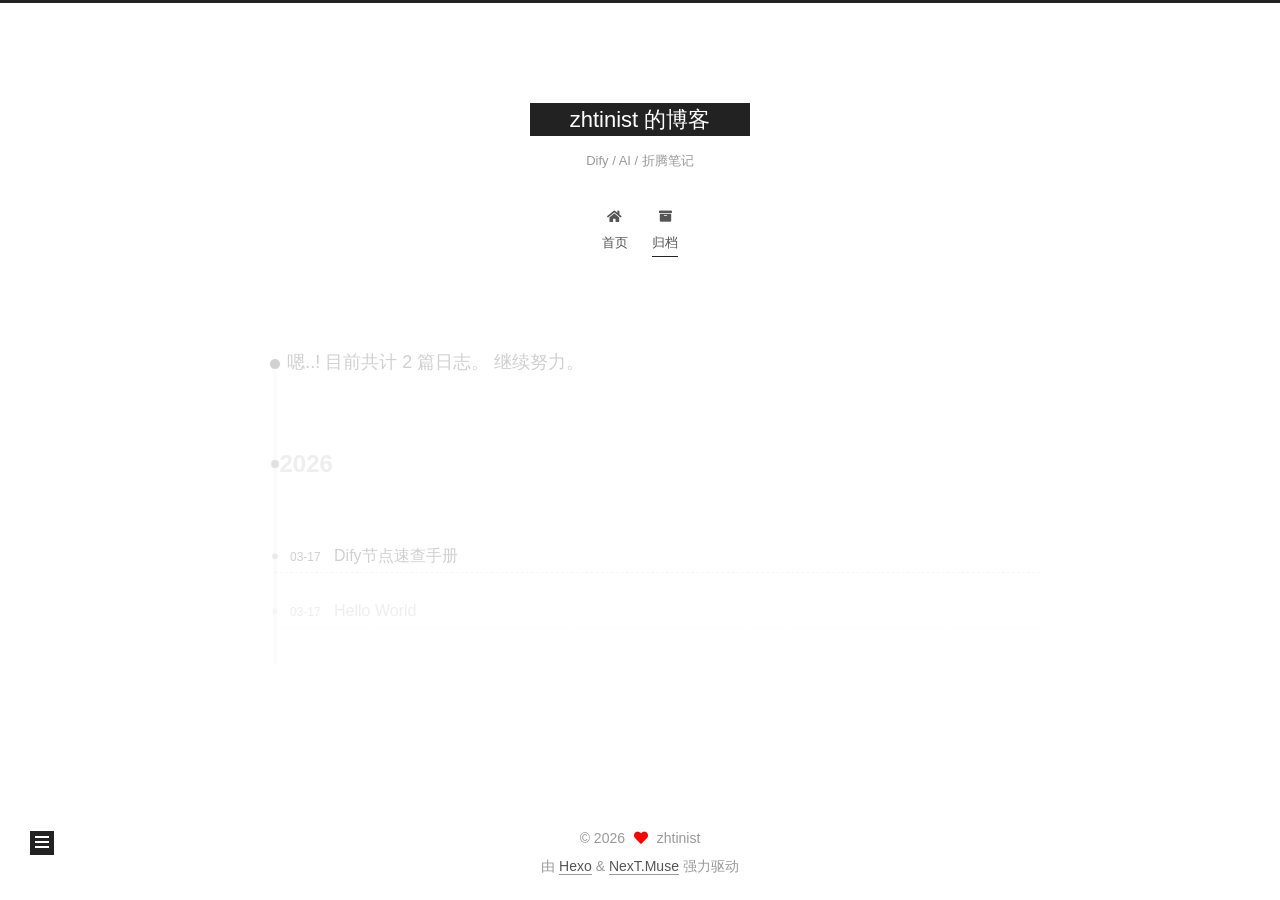
<file: archives/2026/03/index.html>
<!DOCTYPE html>
<html lang="zh-CN">
<head>
  <meta charset="UTF-8">
<meta name="viewport" content="width=device-width, initial-scale=1, maximum-scale=2">
<meta name="theme-color" content="#222">
<meta name="generator" content="Hexo 8.1.1">
  <link rel="apple-touch-icon" sizes="180x180" href="/images/apple-touch-icon-next.png">
  <link rel="icon" type="image/png" sizes="32x32" href="/images/favicon-32x32-next.png">
  <link rel="icon" type="image/png" sizes="16x16" href="/images/favicon-16x16-next.png">
  <link rel="mask-icon" href="/images/logo.svg" color="#222">

<link rel="stylesheet" href="/css/main.css">


<link rel="stylesheet" href="/lib/font-awesome/css/all.min.css">

<script id="hexo-configurations">
    var NexT = window.NexT || {};
    var CONFIG = {"hostname":"zhtinist.github.io","root":"/","scheme":"Muse","version":"7.8.0","exturl":false,"sidebar":{"position":"left","display":"post","padding":18,"offset":12,"onmobile":false},"copycode":{"enable":false,"show_result":false,"style":null},"back2top":{"enable":true,"sidebar":false,"scrollpercent":false},"bookmark":{"enable":false,"color":"#222","save":"auto"},"fancybox":false,"mediumzoom":false,"lazyload":false,"pangu":false,"comments":{"style":"tabs","active":null,"storage":true,"lazyload":false,"nav":null},"algolia":{"hits":{"per_page":10},"labels":{"input_placeholder":"Search for Posts","hits_empty":"We didn't find any results for the search: ${query}","hits_stats":"${hits} results found in ${time} ms"}},"localsearch":{"enable":false,"trigger":"auto","top_n_per_article":1,"unescape":false,"preload":false},"motion":{"enable":true,"async":false,"transition":{"post_block":"fadeIn","post_header":"slideDownIn","post_body":"slideDownIn","coll_header":"slideLeftIn","sidebar":"slideUpIn"}}};
  </script>

  <meta name="description" content="记录 Dify 入门实践、节点写法清单和 AI 开发经验。">
<meta property="og:type" content="website">
<meta property="og:title" content="zhtinist 的博客">
<meta property="og:url" content="https://zhtinist.github.io/archives/2026/03/index.html">
<meta property="og:site_name" content="zhtinist 的博客">
<meta property="og:description" content="记录 Dify 入门实践、节点写法清单和 AI 开发经验。">
<meta property="og:locale" content="zh_CN">
<meta property="article:author" content="zhtinist">
<meta property="article:tag" content="AI 应用开发">
<meta property="article:tag" content="Dify">
<meta property="article:tag" content="Dify 入门">
<meta property="article:tag" content="Dify 工作流">
<meta property="article:tag" content="节点写法清单">
<meta name="twitter:card" content="summary">

<link rel="canonical" href="https://zhtinist.github.io/archives/2026/03/">


<script id="page-configurations">
  // https://hexo.io/docs/variables.html
  CONFIG.page = {
    sidebar: "",
    isHome : false,
    isPost : false,
    lang   : 'zh-CN'
  };
</script>

  <title>归档 | zhtinist 的博客</title>
  






  <noscript>
  <style>
  .use-motion .brand,
  .use-motion .menu-item,
  .sidebar-inner,
  .use-motion .post-block,
  .use-motion .pagination,
  .use-motion .comments,
  .use-motion .post-header,
  .use-motion .post-body,
  .use-motion .collection-header { opacity: initial; }

  .use-motion .site-title,
  .use-motion .site-subtitle {
    opacity: initial;
    top: initial;
  }

  .use-motion .logo-line-before i { left: initial; }
  .use-motion .logo-line-after i { right: initial; }
  </style>
</noscript>

<link rel="alternate" href="/atom.xml" title="zhtinist 的博客" type="application/atom+xml">
</head>

<body itemscope itemtype="http://schema.org/WebPage">
  <div class="container use-motion">
    <div class="headband"></div>

    <header class="header" itemscope itemtype="http://schema.org/WPHeader">
      <div class="header-inner"><div class="site-brand-container">
  <div class="site-nav-toggle">
    <div class="toggle" aria-label="切换导航栏">
      <span class="toggle-line toggle-line-first"></span>
      <span class="toggle-line toggle-line-middle"></span>
      <span class="toggle-line toggle-line-last"></span>
    </div>
  </div>

  <div class="site-meta">

    <a href="/" class="brand" rel="start">
      <span class="logo-line-before"><i></i></span>
      <h1 class="site-title">zhtinist 的博客</h1>
      <span class="logo-line-after"><i></i></span>
    </a>
      <p class="site-subtitle" itemprop="description">Dify / AI / 折腾笔记</p>
  </div>

  <div class="site-nav-right">
    <div class="toggle popup-trigger">
    </div>
  </div>
</div>




<nav class="site-nav">
  <ul id="menu" class="main-menu menu">
        <li class="menu-item menu-item-home">

    <a href="/" rel="section"><i class="fa fa-home fa-fw"></i>首页</a>

  </li>
        <li class="menu-item menu-item-archives">

    <a href="/archives/" rel="section"><i class="fa fa-archive fa-fw"></i>归档</a>

  </li>
  </ul>
</nav>




</div>
    </header>

    
  <div class="back-to-top">
    <i class="fa fa-arrow-up"></i>
    <span>0%</span>
  </div>


    <main class="main">
      <div class="main-inner">
        <div class="content-wrap">
          

          <div class="content archive">
            

  
  
  
  <div class="post-block">
    <div class="posts-collapse">
      <div class="collection-title">
        <span class="collection-header">嗯..! 目前共计 2 篇日志。 继续努力。</span>
      </div>

      
    <div class="collection-year">
      <span class="collection-header">2026</span>
    </div>

  <article itemscope itemtype="http://schema.org/Article">
    <header class="post-header">

      <div class="post-meta">
        <time itemprop="dateCreated"
              datetime="2026-03-17T14:30:10+08:00"
              content="2026-03-17">
          03-17
        </time>
      </div>

      <div class="post-title">
          <a class="post-title-link" href="/2026/03/17/Dify%E8%8A%82%E7%82%B9%E9%80%9F%E6%9F%A5%E6%89%8B%E5%86%8C/" itemprop="url">
            <span itemprop="name">Dify节点速查手册</span>
          </a>
      </div>

    </header>
  </article>

  <article itemscope itemtype="http://schema.org/Article">
    <header class="post-header">

      <div class="post-meta">
        <time itemprop="dateCreated"
              datetime="2026-03-17T14:29:04+08:00"
              content="2026-03-17">
          03-17
        </time>
      </div>

      <div class="post-title">
          <a class="post-title-link" href="/2026/03/17/hello-world/" itemprop="url">
            <span itemprop="name">Hello World</span>
          </a>
      </div>

    </header>
  </article>


    </div>
  </div>
  
  
  

  



          </div>
          

<script>
  window.addEventListener('tabs:register', () => {
    let { activeClass } = CONFIG.comments;
    if (CONFIG.comments.storage) {
      activeClass = localStorage.getItem('comments_active') || activeClass;
    }
    if (activeClass) {
      let activeTab = document.querySelector(`a[href="#comment-${activeClass}"]`);
      if (activeTab) {
        activeTab.click();
      }
    }
  });
  if (CONFIG.comments.storage) {
    window.addEventListener('tabs:click', event => {
      if (!event.target.matches('.tabs-comment .tab-content .tab-pane')) return;
      let commentClass = event.target.classList[1];
      localStorage.setItem('comments_active', commentClass);
    });
  }
</script>

        </div>
          
  
  <div class="toggle sidebar-toggle">
    <span class="toggle-line toggle-line-first"></span>
    <span class="toggle-line toggle-line-middle"></span>
    <span class="toggle-line toggle-line-last"></span>
  </div>

  <aside class="sidebar">
    <div class="sidebar-inner">

      <ul class="sidebar-nav motion-element">
        <li class="sidebar-nav-toc">
          文章目录
        </li>
        <li class="sidebar-nav-overview">
          站点概览
        </li>
      </ul>

      <!--noindex-->
      <div class="post-toc-wrap sidebar-panel">
      </div>
      <!--/noindex-->

      <div class="site-overview-wrap sidebar-panel">
        <div class="site-author motion-element" itemprop="author" itemscope itemtype="http://schema.org/Person">
  <p class="site-author-name" itemprop="name">zhtinist</p>
  <div class="site-description" itemprop="description">记录 Dify 入门实践、节点写法清单和 AI 开发经验。</div>
</div>
<div class="site-state-wrap motion-element">
  <nav class="site-state">
      <div class="site-state-item site-state-posts">
          <a href="/archives/">
        
          <span class="site-state-item-count">2</span>
          <span class="site-state-item-name">日志</span>
        </a>
      </div>
      <div class="site-state-item site-state-categories">
        <span class="site-state-item-count">1</span>
        <span class="site-state-item-name">分类</span>
      </div>
      <div class="site-state-item site-state-tags">
        <span class="site-state-item-count">4</span>
        <span class="site-state-item-name">标签</span>
      </div>
  </nav>
</div>



      </div>

    </div>
  </aside>
  <div id="sidebar-dimmer"></div>


      </div>
    </main>

    <footer class="footer">
      <div class="footer-inner">
        

        

<div class="copyright">
  
  &copy; 
  <span itemprop="copyrightYear">2026</span>
  <span class="with-love">
    <i class="fa fa-heart"></i>
  </span>
  <span class="author" itemprop="copyrightHolder">zhtinist</span>
</div>
  <div class="powered-by">由 <a href="https://hexo.io/" class="theme-link" rel="noopener" target="_blank">Hexo</a> & <a href="https://muse.theme-next.org/" class="theme-link" rel="noopener" target="_blank">NexT.Muse</a> 强力驱动
  </div>

        








      </div>
    </footer>
  </div>

  
  <script src="/lib/anime.min.js"></script>
  <script src="/lib/velocity/velocity.min.js"></script>
  <script src="/lib/velocity/velocity.ui.min.js"></script>

<script src="/js/utils.js"></script>

<script src="/js/motion.js"></script>


<script src="/js/schemes/muse.js"></script>


<script src="/js/next-boot.js"></script>




  















  

  
<script>
  document.addEventListener('DOMContentLoaded', function () {
    // 只在首页列表把整张卡片变成可点击
    var homePosts = document.querySelectorAll('.home .post-block');
    homePosts.forEach(function (card) {
      var link = card.querySelector('.post-title-link');
      if (!link) return;
      card.style.cursor = 'pointer';
      card.addEventListener('click', function (e) {
        // 如果点击的是已有链接或按钮，就走默认行为
        if (e.target.closest('a')) return;
        window.location.href = link.href;
      });
    });
  });
</script>

<style>
  /* 首页卡片化显示：标题 + 正文前几行（更小更紧凑） */
  .home .post-block {
    border-radius: 12px;
    border: 1px solid #e5e5e5;
    padding: 14px 18px;
    margin-bottom: 16px;
    background: #ffffff;
    transition:
      box-shadow 0.18s ease,
      transform 0.18s ease,
      border-color 0.18s ease;
  }

  .home .post-block:hover {
    box-shadow: 0 10px 24px rgba(0, 0, 0, 0.06);
    transform: translateY(-2px);
    border-color: #d0d0d0;
  }

  /* 首页摘要只显示前 3 行左右，营造小卡片效果 */
  .home .post-block .post-body {
    display: -webkit-box;
    -webkit-box-orient: vertical;
    -webkit-line-clamp: 3;
    overflow: hidden;
  }
</style>


</body>
</html>
</file>
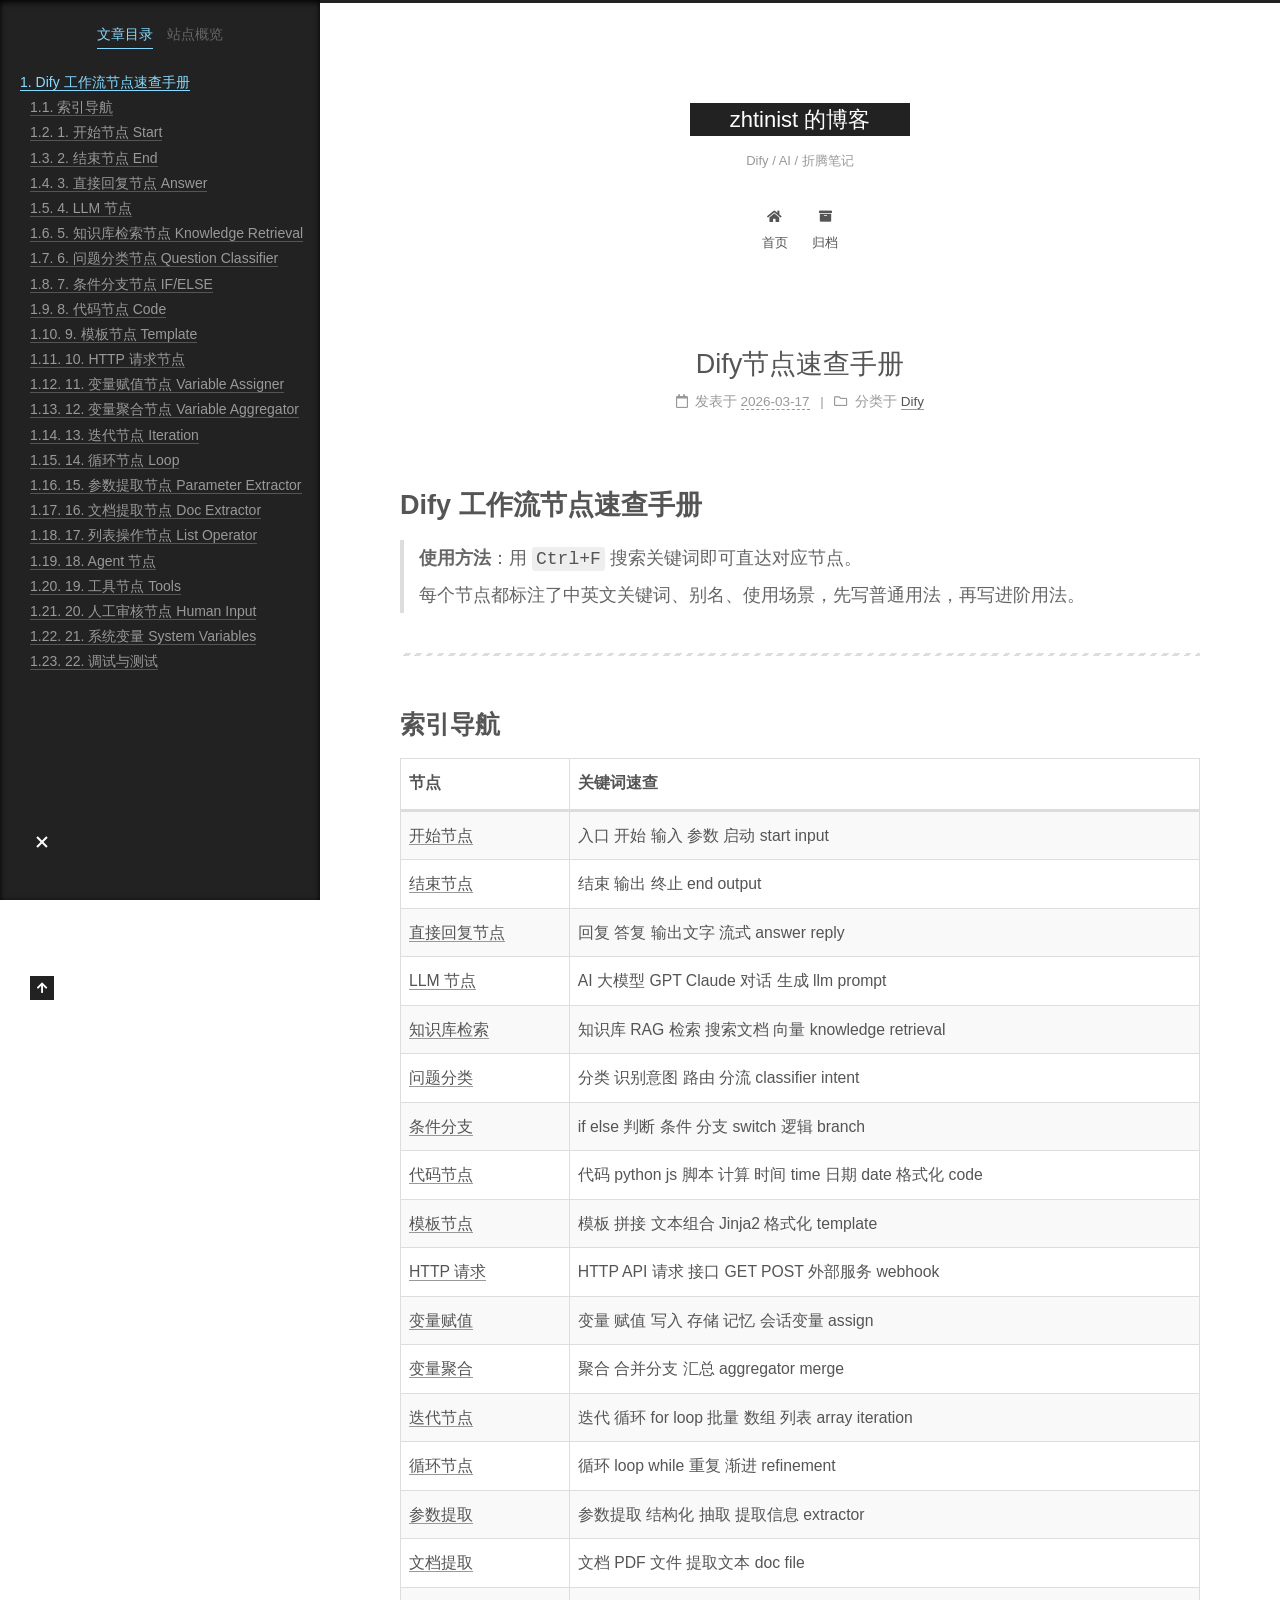
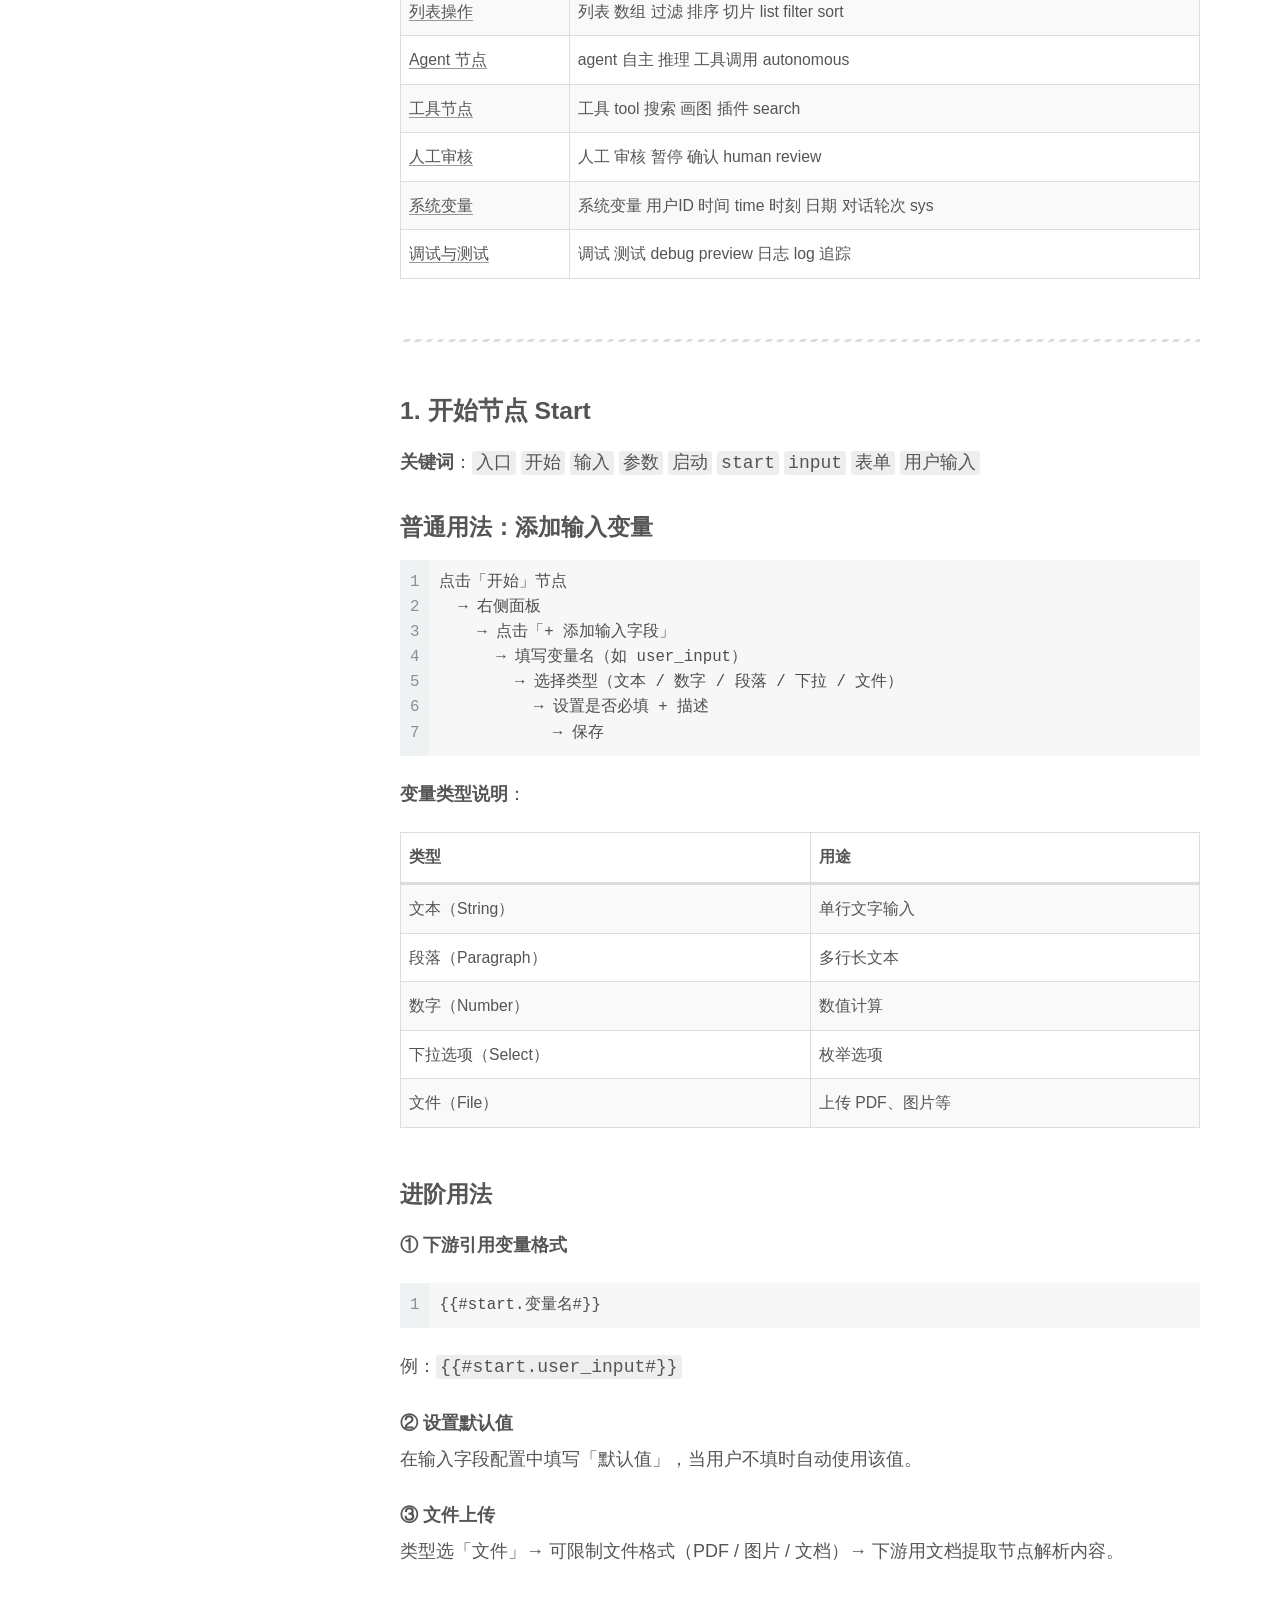
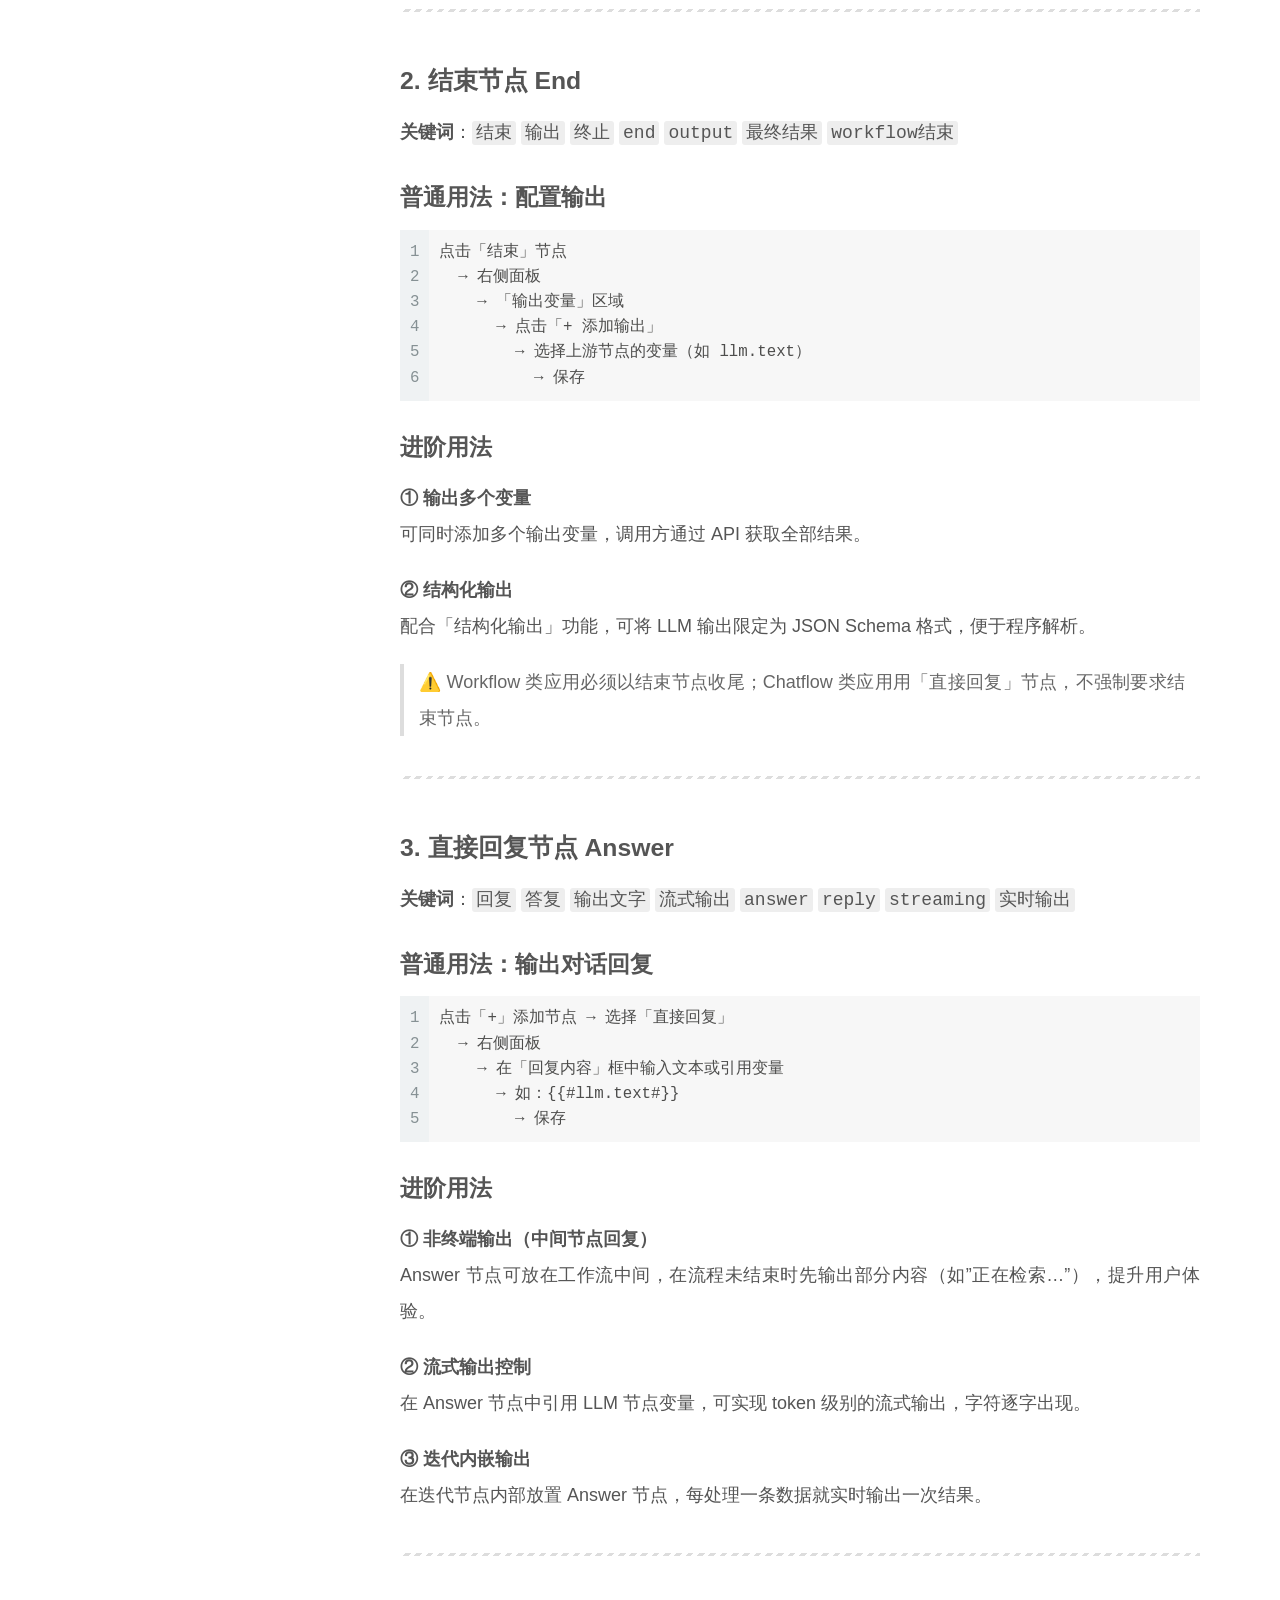
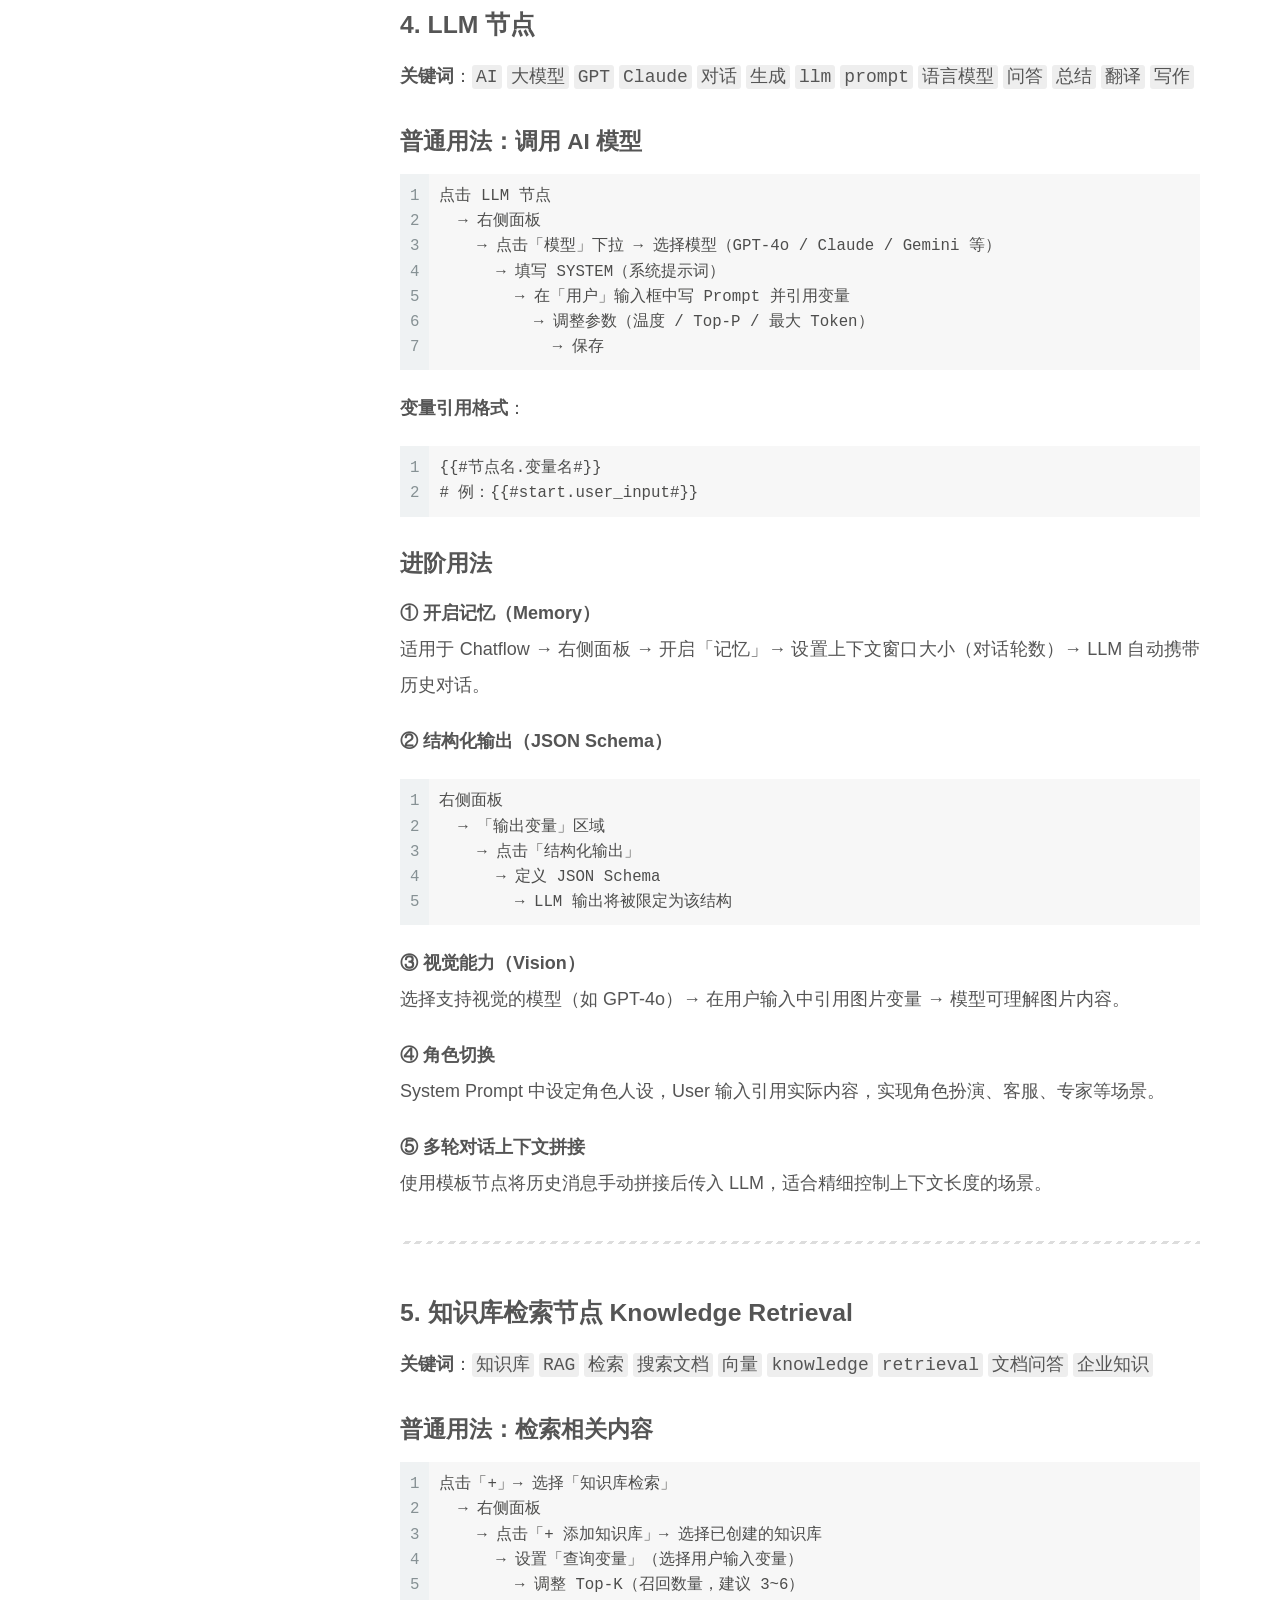
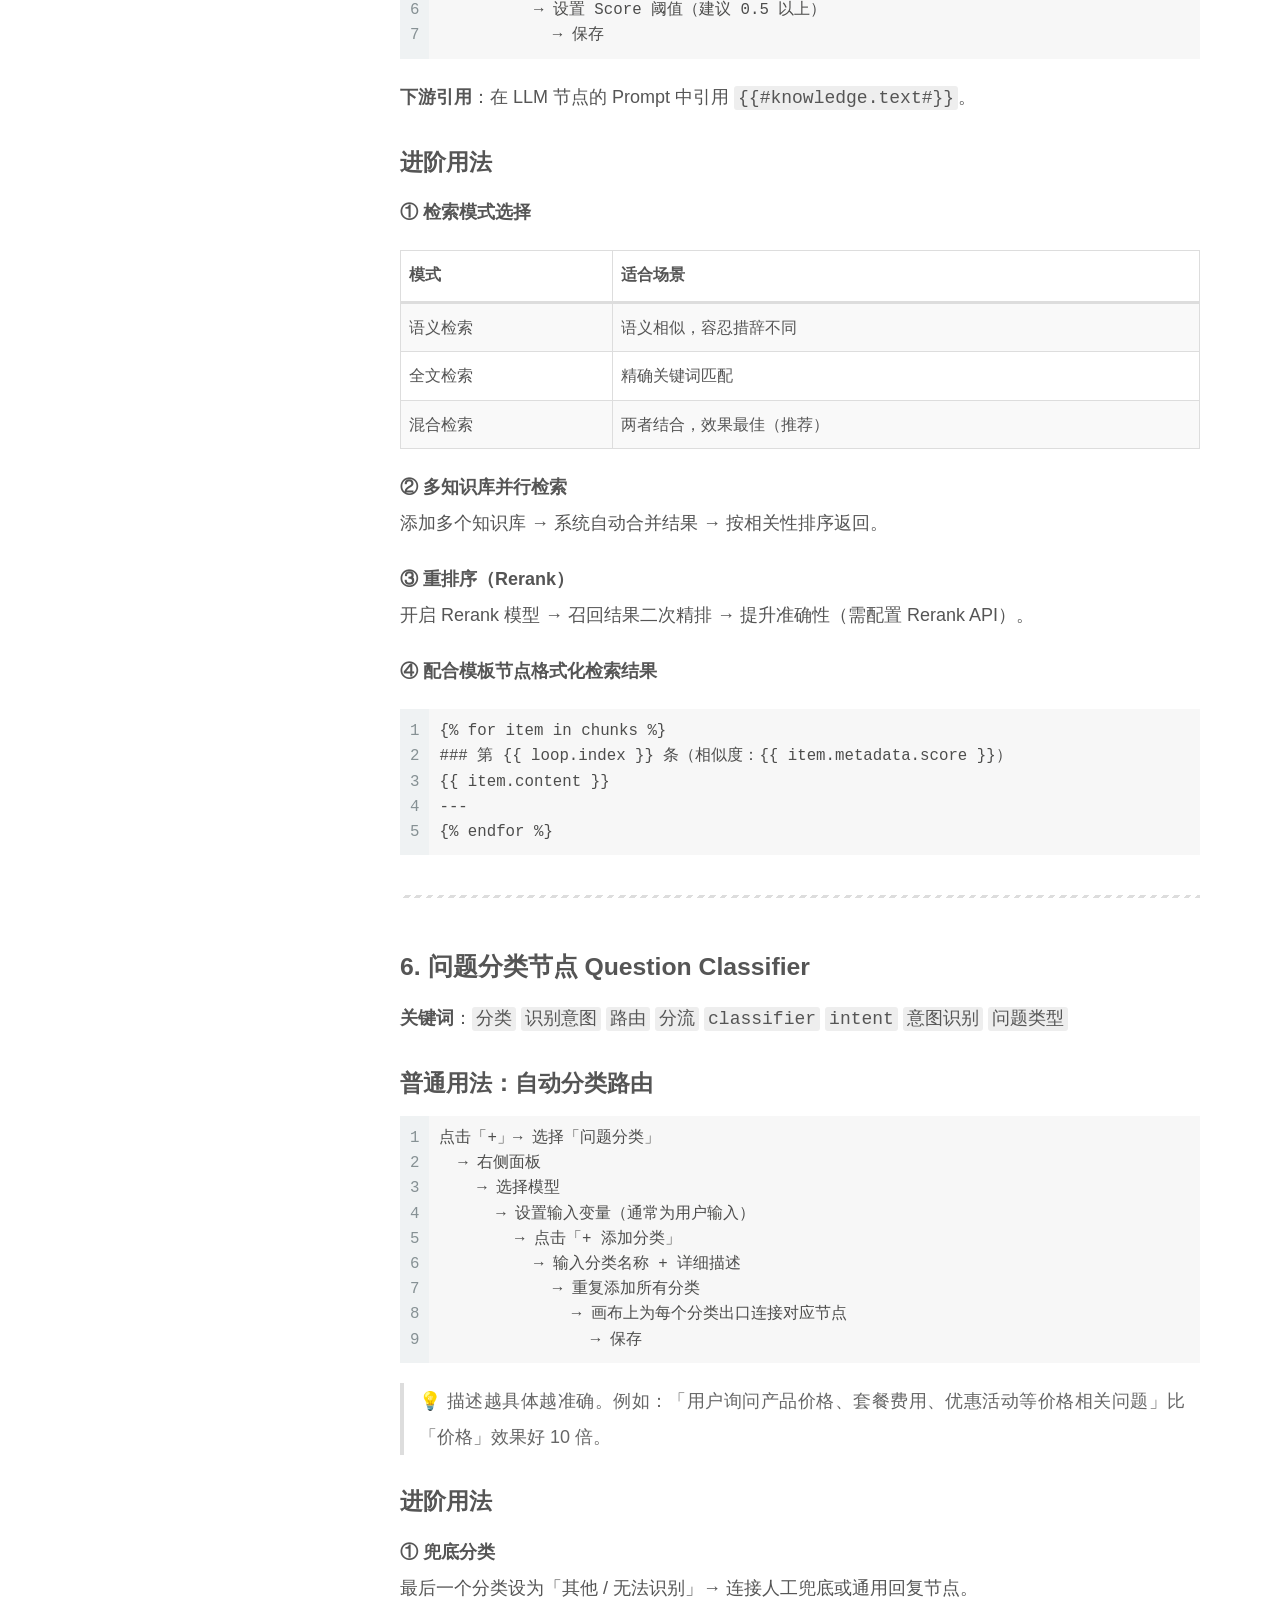
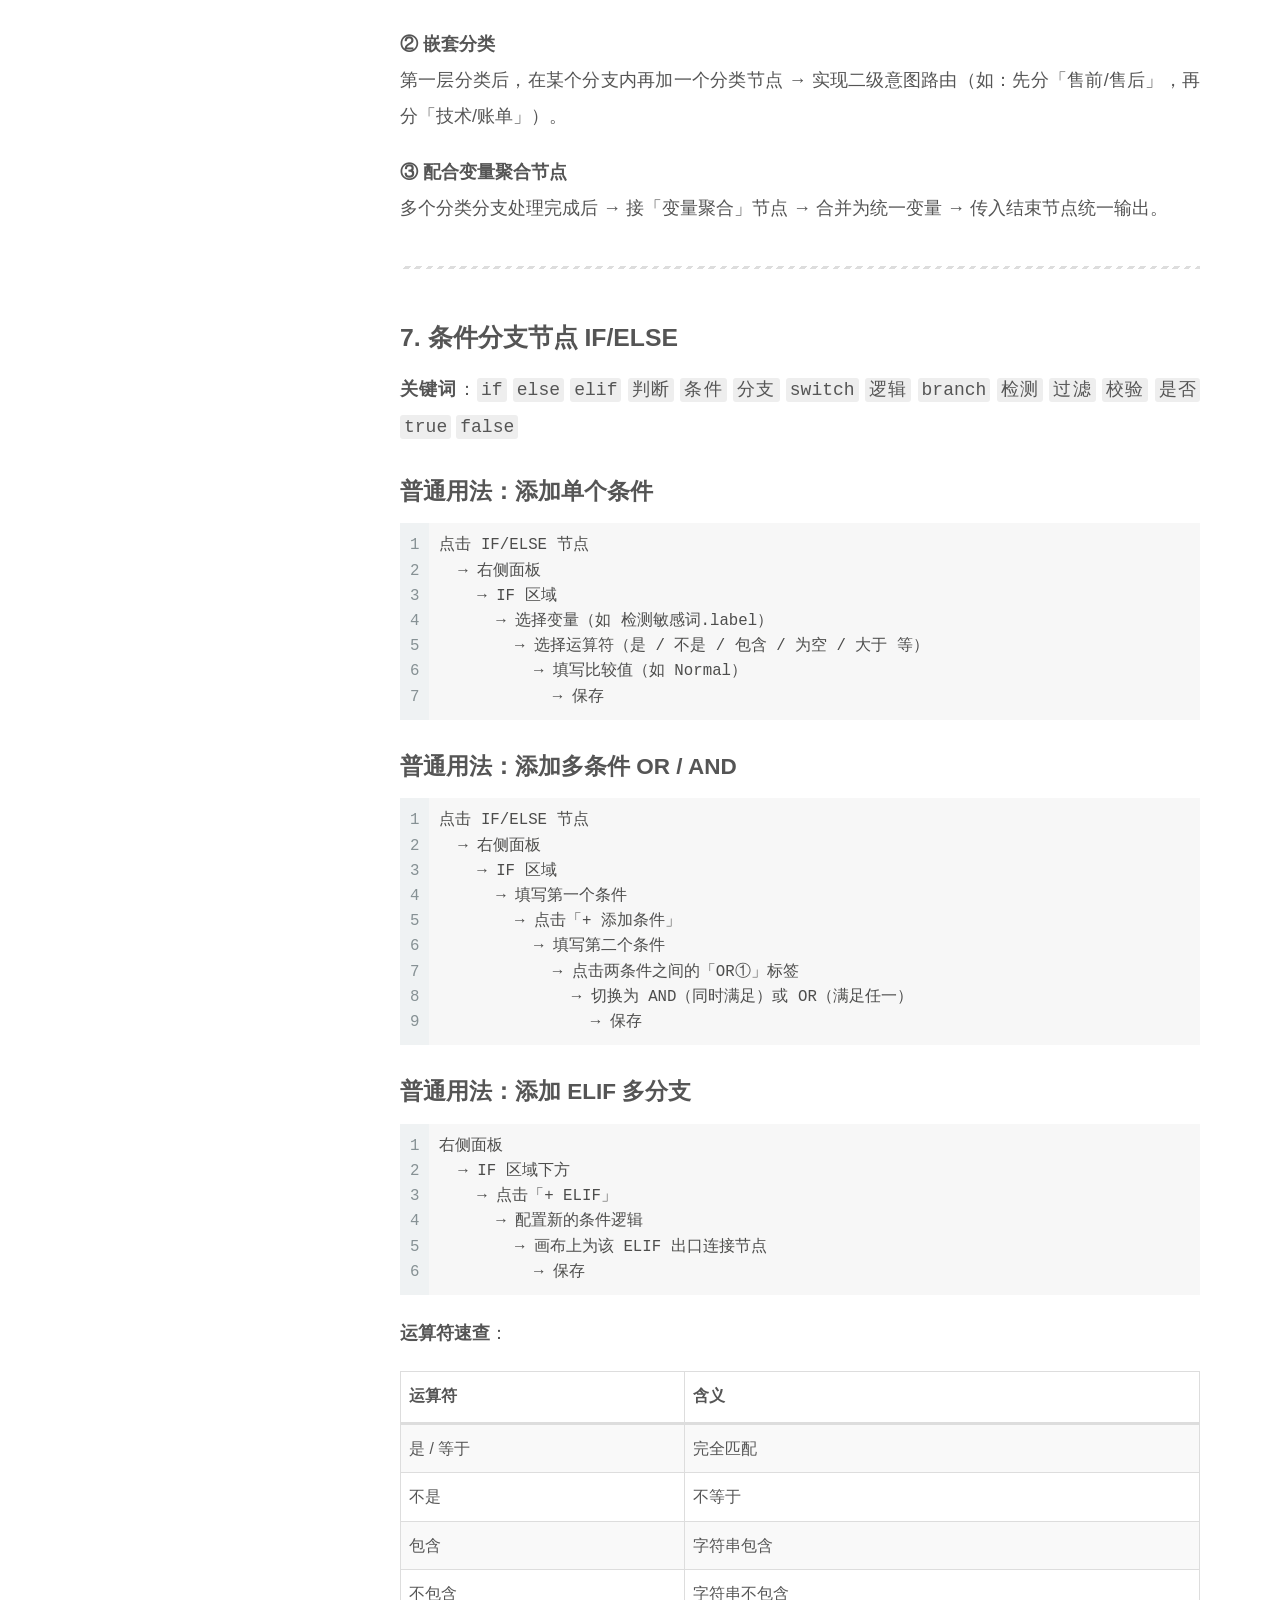
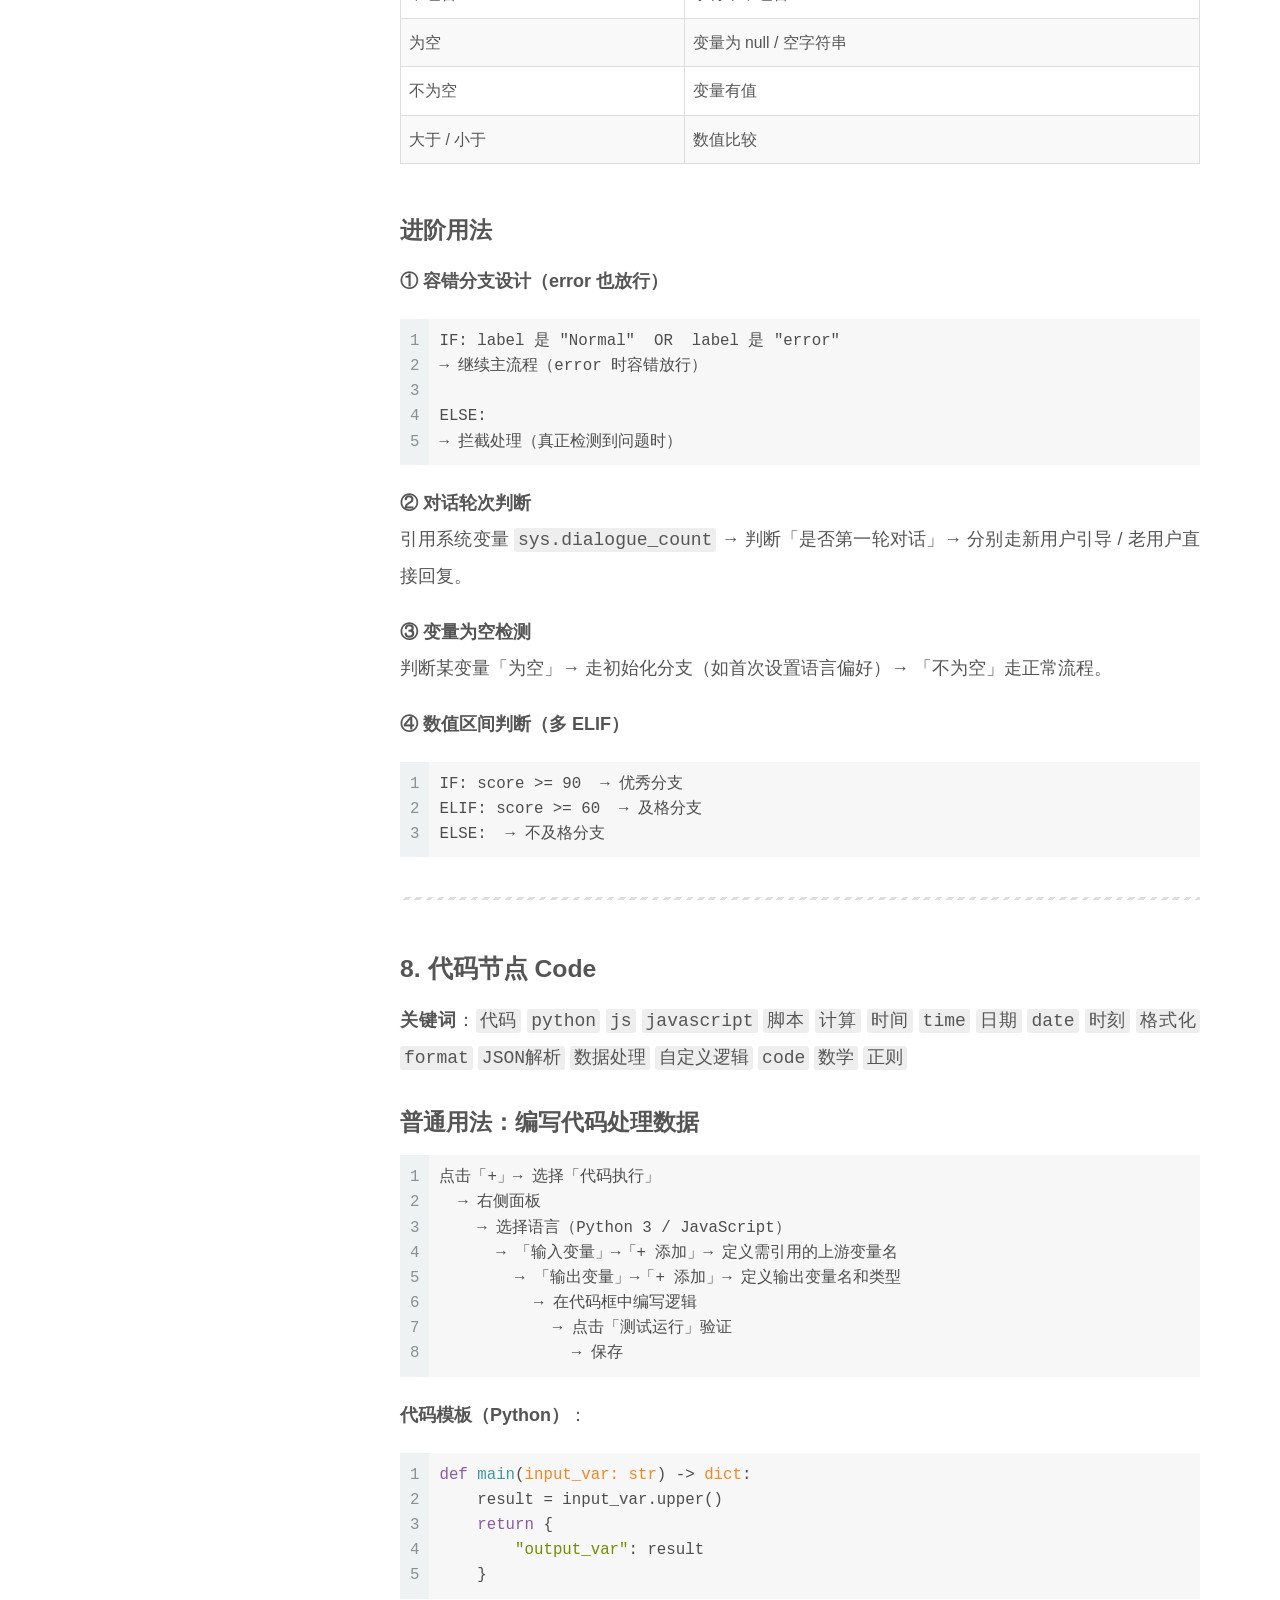
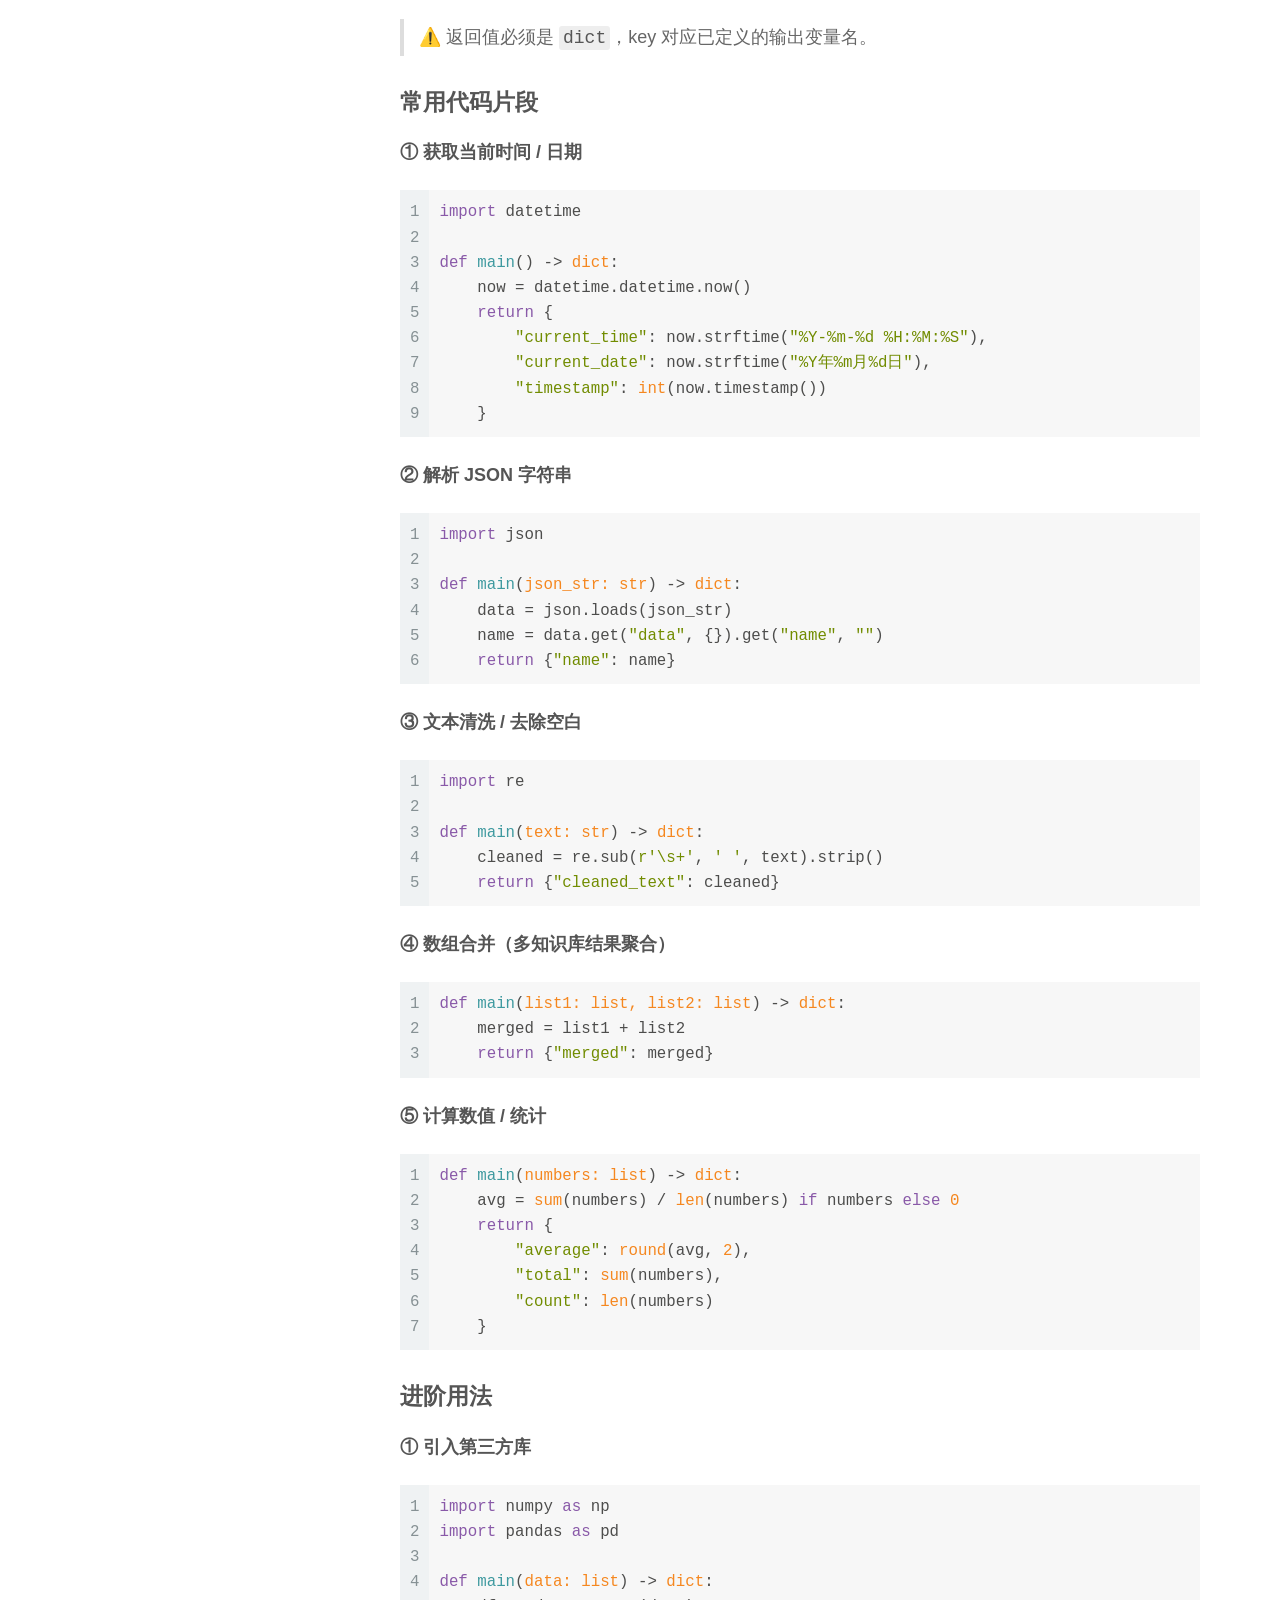
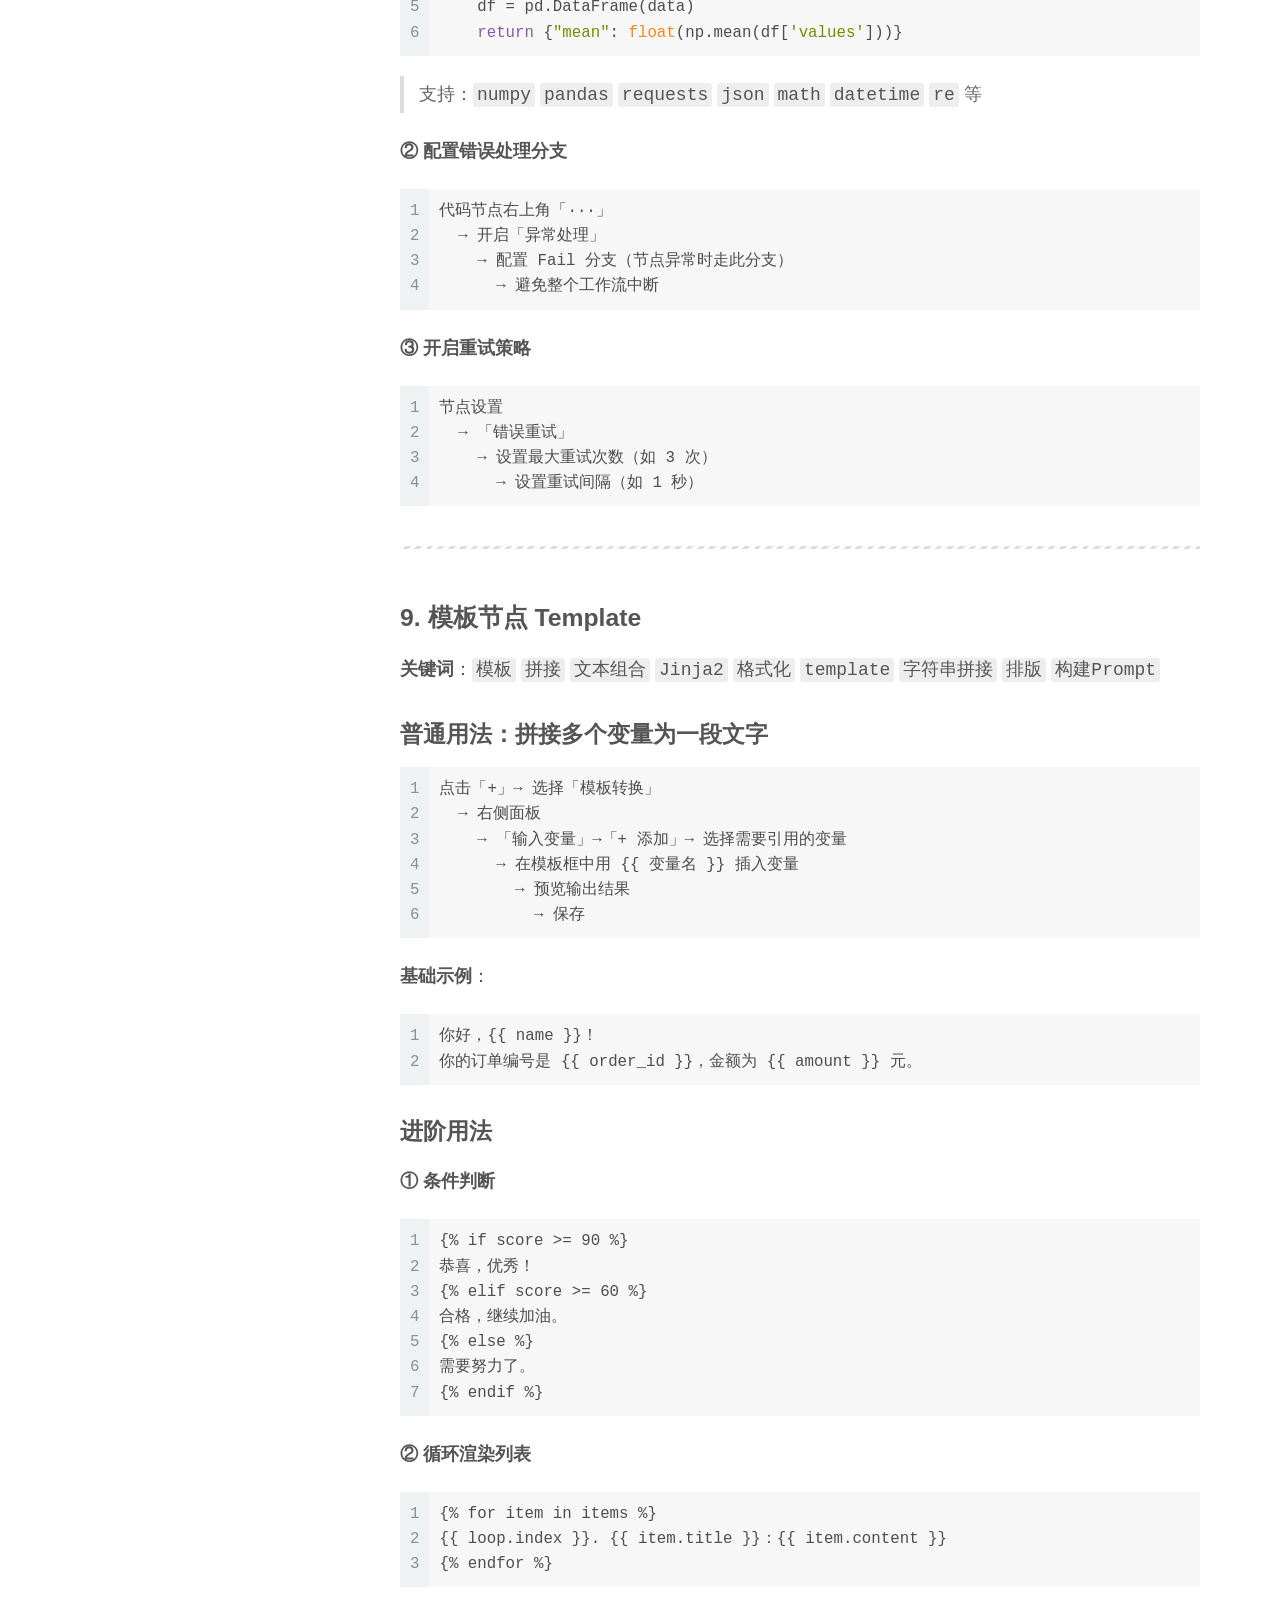
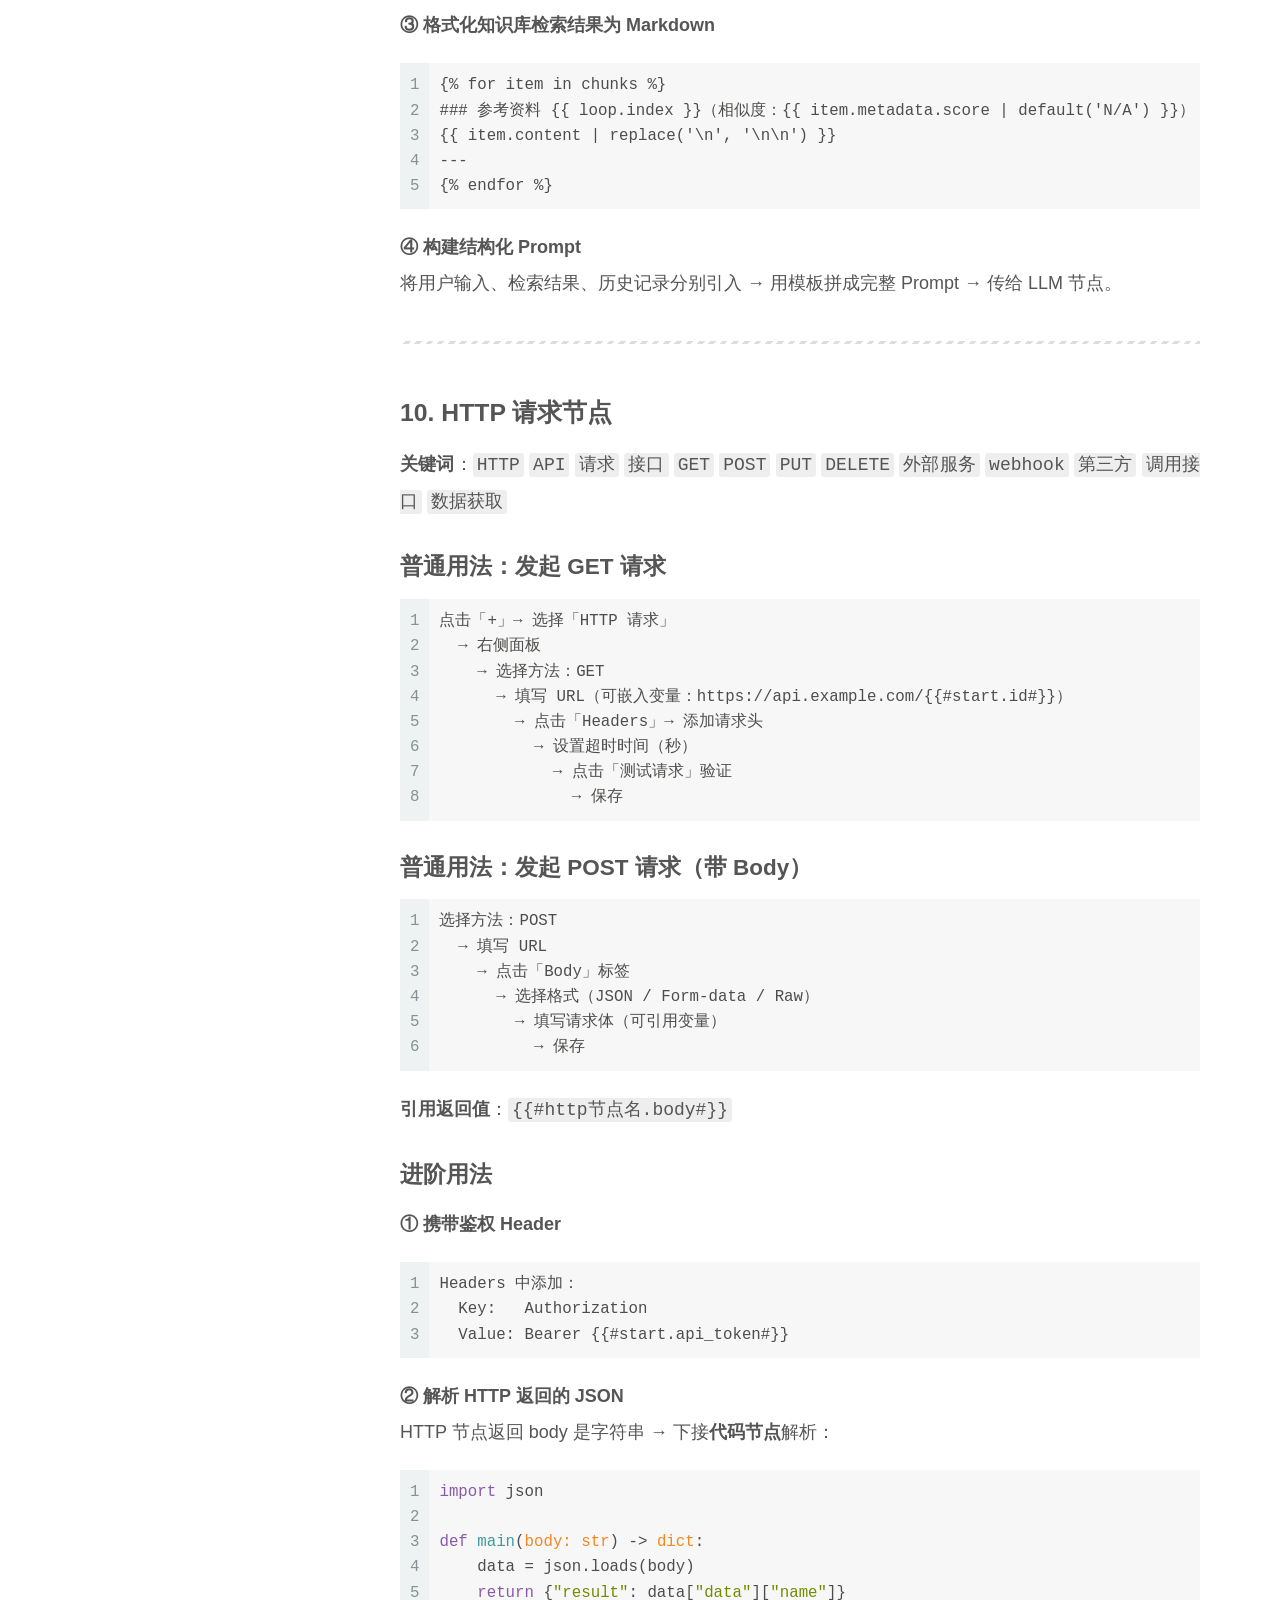
<file: 2026/03/17/Dify节点速查手册/index.html>
<!DOCTYPE html>
<html lang="zh-CN">
<head>
  <meta charset="UTF-8">
<meta name="viewport" content="width=device-width, initial-scale=1, maximum-scale=2">
<meta name="theme-color" content="#222">
<meta name="generator" content="Hexo 8.1.1">
  <link rel="apple-touch-icon" sizes="180x180" href="/images/apple-touch-icon-next.png">
  <link rel="icon" type="image/png" sizes="32x32" href="/images/favicon-32x32-next.png">
  <link rel="icon" type="image/png" sizes="16x16" href="/images/favicon-16x16-next.png">
  <link rel="mask-icon" href="/images/logo.svg" color="#222">

<link rel="stylesheet" href="/css/main.css">


<link rel="stylesheet" href="/lib/font-awesome/css/all.min.css">

<script id="hexo-configurations">
    var NexT = window.NexT || {};
    var CONFIG = {"hostname":"zhtinist.github.io","root":"/","scheme":"Muse","version":"7.8.0","exturl":false,"sidebar":{"position":"left","display":"post","padding":18,"offset":12,"onmobile":false},"copycode":{"enable":false,"show_result":false,"style":null},"back2top":{"enable":true,"sidebar":false,"scrollpercent":false},"bookmark":{"enable":false,"color":"#222","save":"auto"},"fancybox":false,"mediumzoom":false,"lazyload":false,"pangu":false,"comments":{"style":"tabs","active":null,"storage":true,"lazyload":false,"nav":null},"algolia":{"hits":{"per_page":10},"labels":{"input_placeholder":"Search for Posts","hits_empty":"We didn't find any results for the search: ${query}","hits_stats":"${hits} results found in ${time} ms"}},"localsearch":{"enable":false,"trigger":"auto","top_n_per_article":1,"unescape":false,"preload":false},"motion":{"enable":true,"async":false,"transition":{"post_block":"fadeIn","post_header":"slideDownIn","post_body":"slideDownIn","coll_header":"slideLeftIn","sidebar":"slideUpIn"}}};
  </script>

  <meta name="description" content="Dify 工作流节点速查手册 使用方法：用 Ctrl+F 搜索关键词即可直达对应节点。每个节点都标注了中英文关键词、别名、使用场景，先写普通用法，再写进阶用法。   索引导航   节点 关键词速查    开始节点 入口 开始 输入 参数 启动 start input   结束节点 结束 输出 终止 end output   直接回复节点 回复 答复 输出文字 流式 answer reply   L">
<meta property="og:type" content="article">
<meta property="og:title" content="Dify节点速查手册">
<meta property="og:url" content="https://zhtinist.github.io/2026/03/17/Dify%E8%8A%82%E7%82%B9%E9%80%9F%E6%9F%A5%E6%89%8B%E5%86%8C/index.html">
<meta property="og:site_name" content="zhtinist 的博客">
<meta property="og:description" content="Dify 工作流节点速查手册 使用方法：用 Ctrl+F 搜索关键词即可直达对应节点。每个节点都标注了中英文关键词、别名、使用场景，先写普通用法，再写进阶用法。   索引导航   节点 关键词速查    开始节点 入口 开始 输入 参数 启动 start input   结束节点 结束 输出 终止 end output   直接回复节点 回复 答复 输出文字 流式 answer reply   L">
<meta property="og:locale" content="zh_CN">
<meta property="article:published_time" content="2026-03-17T06:30:10.000Z">
<meta property="article:modified_time" content="2026-03-17T06:55:14.649Z">
<meta property="article:author" content="zhtinist">
<meta property="article:tag" content="Dify">
<meta property="article:tag" content="Dify 入门">
<meta property="article:tag" content="Dify 工作流">
<meta property="article:tag" content="节点写法清单">
<meta name="twitter:card" content="summary">

<link rel="canonical" href="https://zhtinist.github.io/2026/03/17/Dify%E8%8A%82%E7%82%B9%E9%80%9F%E6%9F%A5%E6%89%8B%E5%86%8C/">


<script id="page-configurations">
  // https://hexo.io/docs/variables.html
  CONFIG.page = {
    sidebar: "",
    isHome : false,
    isPost : true,
    lang   : 'zh-CN'
  };
</script>

  <title>Dify节点速查手册 | zhtinist 的博客</title>
  






  <noscript>
  <style>
  .use-motion .brand,
  .use-motion .menu-item,
  .sidebar-inner,
  .use-motion .post-block,
  .use-motion .pagination,
  .use-motion .comments,
  .use-motion .post-header,
  .use-motion .post-body,
  .use-motion .collection-header { opacity: initial; }

  .use-motion .site-title,
  .use-motion .site-subtitle {
    opacity: initial;
    top: initial;
  }

  .use-motion .logo-line-before i { left: initial; }
  .use-motion .logo-line-after i { right: initial; }
  </style>
</noscript>

<link rel="alternate" href="/atom.xml" title="zhtinist 的博客" type="application/atom+xml">
</head>

<body itemscope itemtype="http://schema.org/WebPage">
  <div class="container use-motion">
    <div class="headband"></div>

    <header class="header" itemscope itemtype="http://schema.org/WPHeader">
      <div class="header-inner"><div class="site-brand-container">
  <div class="site-nav-toggle">
    <div class="toggle" aria-label="切换导航栏">
      <span class="toggle-line toggle-line-first"></span>
      <span class="toggle-line toggle-line-middle"></span>
      <span class="toggle-line toggle-line-last"></span>
    </div>
  </div>

  <div class="site-meta">

    <a href="/" class="brand" rel="start">
      <span class="logo-line-before"><i></i></span>
      <h1 class="site-title">zhtinist 的博客</h1>
      <span class="logo-line-after"><i></i></span>
    </a>
      <p class="site-subtitle" itemprop="description">Dify / AI / 折腾笔记</p>
  </div>

  <div class="site-nav-right">
    <div class="toggle popup-trigger">
    </div>
  </div>
</div>




<nav class="site-nav">
  <ul id="menu" class="main-menu menu">
        <li class="menu-item menu-item-home">

    <a href="/" rel="section"><i class="fa fa-home fa-fw"></i>首页</a>

  </li>
        <li class="menu-item menu-item-archives">

    <a href="/archives/" rel="section"><i class="fa fa-archive fa-fw"></i>归档</a>

  </li>
  </ul>
</nav>




</div>
    </header>

    
  <div class="back-to-top">
    <i class="fa fa-arrow-up"></i>
    <span>0%</span>
  </div>


    <main class="main">
      <div class="main-inner">
        <div class="content-wrap">
          

          <div class="content post posts-expand">
            

    
  
  
  <article itemscope itemtype="http://schema.org/Article" class="post-block" lang="zh-CN">
    <link itemprop="mainEntityOfPage" href="https://zhtinist.github.io/2026/03/17/Dify%E8%8A%82%E7%82%B9%E9%80%9F%E6%9F%A5%E6%89%8B%E5%86%8C/">

    <span hidden itemprop="author" itemscope itemtype="http://schema.org/Person">
      <meta itemprop="image" content="/images/avatar.gif">
      <meta itemprop="name" content="zhtinist">
      <meta itemprop="description" content="记录 Dify 入门实践、节点写法清单和 AI 开发经验。">
    </span>

    <span hidden itemprop="publisher" itemscope itemtype="http://schema.org/Organization">
      <meta itemprop="name" content="zhtinist 的博客">
    </span>
      <header class="post-header">
        <h1 class="post-title" itemprop="name headline">
          Dify节点速查手册
        </h1>

        <div class="post-meta">
            <span class="post-meta-item">
              <span class="post-meta-item-icon">
                <i class="far fa-calendar"></i>
              </span>
              <span class="post-meta-item-text">发表于</span>
              

              <time title="创建时间：2026-03-17 14:30:10 / 修改时间：14:55:14" itemprop="dateCreated datePublished" datetime="2026-03-17T14:30:10+08:00">2026-03-17</time>
            </span>
            <span class="post-meta-item">
              <span class="post-meta-item-icon">
                <i class="far fa-folder"></i>
              </span>
              <span class="post-meta-item-text">分类于</span>
                <span itemprop="about" itemscope itemtype="http://schema.org/Thing">
                  <a href="/categories/Dify/" itemprop="url" rel="index"><span itemprop="name">Dify</span></a>
                </span>
            </span>

          

        </div>
      </header>

    
    
    
    <div class="post-body" itemprop="articleBody">

      
        <h1 id="Dify-工作流节点速查手册"><a href="#Dify-工作流节点速查手册" class="headerlink" title="Dify 工作流节点速查手册"></a>Dify 工作流节点速查手册</h1><blockquote>
<p><strong>使用方法</strong>：用 <code>Ctrl+F</code> 搜索关键词即可直达对应节点。<br>每个节点都标注了中英文关键词、别名、使用场景，先写普通用法，再写进阶用法。</p>
</blockquote>
<hr>
<h2 id="索引导航"><a href="#索引导航" class="headerlink" title="索引导航"></a>索引导航</h2><table>
<thead>
<tr>
<th>节点</th>
<th>关键词速查</th>
</tr>
</thead>
<tbody><tr>
<td><a href="#1-%E5%BC%80%E5%A7%8B%E8%8A%82%E7%82%B9-start">开始节点</a></td>
<td>入口 开始 输入 参数 启动 start input</td>
</tr>
<tr>
<td><a href="#2-%E7%BB%93%E6%9D%9F%E8%8A%82%E7%82%B9-end">结束节点</a></td>
<td>结束 输出 终止 end output</td>
</tr>
<tr>
<td><a href="#3-%E7%9B%B4%E6%8E%A5%E5%9B%9E%E5%A4%8D%E8%8A%82%E7%82%B9-answer">直接回复节点</a></td>
<td>回复 答复 输出文字 流式 answer reply</td>
</tr>
<tr>
<td><a href="#4-llm-%E8%8A%82%E7%82%B9">LLM 节点</a></td>
<td>AI 大模型 GPT Claude 对话 生成 llm prompt</td>
</tr>
<tr>
<td><a href="#5-%E7%9F%A5%E8%AF%86%E5%BA%93%E6%A3%80%E7%B4%A2%E8%8A%82%E7%82%B9-knowledge-retrieval">知识库检索</a></td>
<td>知识库 RAG 检索 搜索文档 向量 knowledge retrieval</td>
</tr>
<tr>
<td><a href="#6-%E9%97%AE%E9%A2%98%E5%88%86%E7%B1%BB%E8%8A%82%E7%82%B9-question-classifier">问题分类</a></td>
<td>分类 识别意图 路由 分流 classifier intent</td>
</tr>
<tr>
<td><a href="#7-%E6%9D%A1%E4%BB%B6%E5%88%86%E6%94%AF%E8%8A%82%E7%82%B9-ifelse">条件分支</a></td>
<td>if else 判断 条件 分支 switch 逻辑 branch</td>
</tr>
<tr>
<td><a href="#8-%E4%BB%A3%E7%A0%81%E8%8A%82%E7%82%B9-code">代码节点</a></td>
<td>代码 python js 脚本 计算 时间 time 日期 date 格式化 code</td>
</tr>
<tr>
<td><a href="#9-%E6%A8%A1%E6%9D%BF%E8%8A%82%E7%82%B9-template">模板节点</a></td>
<td>模板 拼接 文本组合 Jinja2 格式化 template</td>
</tr>
<tr>
<td><a href="#10-http-%E8%AF%B7%E6%B1%82%E8%8A%82%E7%82%B9">HTTP 请求</a></td>
<td>HTTP API 请求 接口 GET POST 外部服务 webhook</td>
</tr>
<tr>
<td><a href="#11-%E5%8F%98%E9%87%8F%E8%B5%8B%E5%80%BC%E8%8A%82%E7%82%B9-variable-assigner">变量赋值</a></td>
<td>变量 赋值 写入 存储 记忆 会话变量 assign</td>
</tr>
<tr>
<td><a href="#12-%E5%8F%98%E9%87%8F%E8%81%9A%E5%90%88%E8%8A%82%E7%82%B9-variable-aggregator">变量聚合</a></td>
<td>聚合 合并分支 汇总 aggregator merge</td>
</tr>
<tr>
<td><a href="#13-%E8%BF%AD%E4%BB%A3%E8%8A%82%E7%82%B9-iteration">迭代节点</a></td>
<td>迭代 循环 for loop 批量 数组 列表 array iteration</td>
</tr>
<tr>
<td><a href="#14-%E5%BE%AA%E7%8E%AF%E8%8A%82%E7%82%B9-loop">循环节点</a></td>
<td>循环 loop while 重复 渐进 refinement</td>
</tr>
<tr>
<td><a href="#15-%E5%8F%82%E6%95%B0%E6%8F%90%E5%8F%96%E8%8A%82%E7%82%B9-parameter-extractor">参数提取</a></td>
<td>参数提取 结构化 抽取 提取信息 extractor</td>
</tr>
<tr>
<td><a href="#16-%E6%96%87%E6%A1%A3%E6%8F%90%E5%8F%96%E8%8A%82%E7%82%B9-doc-extractor">文档提取</a></td>
<td>文档 PDF 文件 提取文本 doc file</td>
</tr>
<tr>
<td><a href="#17-%E5%88%97%E8%A1%A8%E6%93%8D%E4%BD%9C%E8%8A%82%E7%82%B9-list-operator">列表操作</a></td>
<td>列表 数组 过滤 排序 切片 list filter sort</td>
</tr>
<tr>
<td><a href="#18-agent-%E8%8A%82%E7%82%B9">Agent 节点</a></td>
<td>agent 自主 推理 工具调用 autonomous</td>
</tr>
<tr>
<td><a href="#19-%E5%B7%A5%E5%85%B7%E8%8A%82%E7%82%B9-tools">工具节点</a></td>
<td>工具 tool 搜索 画图 插件 search</td>
</tr>
<tr>
<td><a href="#20-%E4%BA%BA%E5%B7%A5%E5%AE%A1%E6%A0%B8%E8%8A%82%E7%82%B9-human-input">人工审核</a></td>
<td>人工 审核 暂停 确认 human review</td>
</tr>
<tr>
<td><a href="#21-%E7%B3%BB%E7%BB%9F%E5%8F%98%E9%87%8F-system-variables">系统变量</a></td>
<td>系统变量 用户ID 时间 time 时刻 日期 对话轮次 sys</td>
</tr>
<tr>
<td><a href="#22-%E8%B0%83%E8%AF%95%E4%B8%8E%E6%B5%8B%E8%AF%95">调试与测试</a></td>
<td>调试 测试 debug preview 日志 log 追踪</td>
</tr>
</tbody></table>
<hr>
<h2 id="1-开始节点-Start"><a href="#1-开始节点-Start" class="headerlink" title="1. 开始节点 Start"></a>1. 开始节点 Start</h2><p><strong>关键词</strong>：<code>入口</code> <code>开始</code> <code>输入</code> <code>参数</code> <code>启动</code> <code>start</code> <code>input</code> <code>表单</code> <code>用户输入</code></p>
<h3 id="普通用法：添加输入变量"><a href="#普通用法：添加输入变量" class="headerlink" title="普通用法：添加输入变量"></a>普通用法：添加输入变量</h3><figure class="highlight plaintext"><table><tr><td class="gutter"><pre><span class="line">1</span><br><span class="line">2</span><br><span class="line">3</span><br><span class="line">4</span><br><span class="line">5</span><br><span class="line">6</span><br><span class="line">7</span><br></pre></td><td class="code"><pre><span class="line">点击「开始」节点</span><br><span class="line">  → 右侧面板</span><br><span class="line">    → 点击「+ 添加输入字段」</span><br><span class="line">      → 填写变量名（如 user_input）</span><br><span class="line">        → 选择类型（文本 / 数字 / 段落 / 下拉 / 文件）</span><br><span class="line">          → 设置是否必填 + 描述</span><br><span class="line">            → 保存</span><br></pre></td></tr></table></figure>

<p><strong>变量类型说明</strong>：</p>
<table>
<thead>
<tr>
<th>类型</th>
<th>用途</th>
</tr>
</thead>
<tbody><tr>
<td>文本（String）</td>
<td>单行文字输入</td>
</tr>
<tr>
<td>段落（Paragraph）</td>
<td>多行长文本</td>
</tr>
<tr>
<td>数字（Number）</td>
<td>数值计算</td>
</tr>
<tr>
<td>下拉选项（Select）</td>
<td>枚举选项</td>
</tr>
<tr>
<td>文件（File）</td>
<td>上传 PDF、图片等</td>
</tr>
</tbody></table>
<h3 id="进阶用法"><a href="#进阶用法" class="headerlink" title="进阶用法"></a>进阶用法</h3><p><strong>① 下游引用变量格式</strong></p>
<figure class="highlight plaintext"><table><tr><td class="gutter"><pre><span class="line">1</span><br></pre></td><td class="code"><pre><span class="line">&#123;&#123;#start.变量名#&#125;&#125;</span><br></pre></td></tr></table></figure>

<p>例：<code>&#123;&#123;#start.user_input#&#125;&#125;</code></p>
<p><strong>② 设置默认值</strong><br>在输入字段配置中填写「默认值」，当用户不填时自动使用该值。</p>
<p><strong>③ 文件上传</strong><br>类型选「文件」→ 可限制文件格式（PDF &#x2F; 图片 &#x2F; 文档）→ 下游用文档提取节点解析内容。</p>
<hr>
<h2 id="2-结束节点-End"><a href="#2-结束节点-End" class="headerlink" title="2. 结束节点 End"></a>2. 结束节点 End</h2><p><strong>关键词</strong>：<code>结束</code> <code>输出</code> <code>终止</code> <code>end</code> <code>output</code> <code>最终结果</code> <code>workflow结束</code></p>
<h3 id="普通用法：配置输出"><a href="#普通用法：配置输出" class="headerlink" title="普通用法：配置输出"></a>普通用法：配置输出</h3><figure class="highlight plaintext"><table><tr><td class="gutter"><pre><span class="line">1</span><br><span class="line">2</span><br><span class="line">3</span><br><span class="line">4</span><br><span class="line">5</span><br><span class="line">6</span><br></pre></td><td class="code"><pre><span class="line">点击「结束」节点</span><br><span class="line">  → 右侧面板</span><br><span class="line">    → 「输出变量」区域</span><br><span class="line">      → 点击「+ 添加输出」</span><br><span class="line">        → 选择上游节点的变量（如 llm.text）</span><br><span class="line">          → 保存</span><br></pre></td></tr></table></figure>

<h3 id="进阶用法-1"><a href="#进阶用法-1" class="headerlink" title="进阶用法"></a>进阶用法</h3><p><strong>① 输出多个变量</strong><br>可同时添加多个输出变量，调用方通过 API 获取全部结果。</p>
<p><strong>② 结构化输出</strong><br>配合「结构化输出」功能，可将 LLM 输出限定为 JSON Schema 格式，便于程序解析。</p>
<blockquote>
<p>⚠️ Workflow 类应用必须以结束节点收尾；Chatflow 类应用用「直接回复」节点，不强制要求结束节点。</p>
</blockquote>
<hr>
<h2 id="3-直接回复节点-Answer"><a href="#3-直接回复节点-Answer" class="headerlink" title="3. 直接回复节点 Answer"></a>3. 直接回复节点 Answer</h2><p><strong>关键词</strong>：<code>回复</code> <code>答复</code> <code>输出文字</code> <code>流式输出</code> <code>answer</code> <code>reply</code> <code>streaming</code> <code>实时输出</code></p>
<h3 id="普通用法：输出对话回复"><a href="#普通用法：输出对话回复" class="headerlink" title="普通用法：输出对话回复"></a>普通用法：输出对话回复</h3><figure class="highlight plaintext"><table><tr><td class="gutter"><pre><span class="line">1</span><br><span class="line">2</span><br><span class="line">3</span><br><span class="line">4</span><br><span class="line">5</span><br></pre></td><td class="code"><pre><span class="line">点击「+」添加节点 → 选择「直接回复」</span><br><span class="line">  → 右侧面板</span><br><span class="line">    → 在「回复内容」框中输入文本或引用变量</span><br><span class="line">      → 如：&#123;&#123;#llm.text#&#125;&#125;</span><br><span class="line">        → 保存</span><br></pre></td></tr></table></figure>

<h3 id="进阶用法-2"><a href="#进阶用法-2" class="headerlink" title="进阶用法"></a>进阶用法</h3><p><strong>① 非终端输出（中间节点回复）</strong><br>Answer 节点可放在工作流中间，在流程未结束时先输出部分内容（如”正在检索…”），提升用户体验。</p>
<p><strong>② 流式输出控制</strong><br>在 Answer 节点中引用 LLM 节点变量，可实现 token 级别的流式输出，字符逐字出现。</p>
<p><strong>③ 迭代内嵌输出</strong><br>在迭代节点内部放置 Answer 节点，每处理一条数据就实时输出一次结果。</p>
<hr>
<h2 id="4-LLM-节点"><a href="#4-LLM-节点" class="headerlink" title="4. LLM 节点"></a>4. LLM 节点</h2><p><strong>关键词</strong>：<code>AI</code> <code>大模型</code> <code>GPT</code> <code>Claude</code> <code>对话</code> <code>生成</code> <code>llm</code> <code>prompt</code> <code>语言模型</code> <code>问答</code> <code>总结</code> <code>翻译</code> <code>写作</code></p>
<h3 id="普通用法：调用-AI-模型"><a href="#普通用法：调用-AI-模型" class="headerlink" title="普通用法：调用 AI 模型"></a>普通用法：调用 AI 模型</h3><figure class="highlight plaintext"><table><tr><td class="gutter"><pre><span class="line">1</span><br><span class="line">2</span><br><span class="line">3</span><br><span class="line">4</span><br><span class="line">5</span><br><span class="line">6</span><br><span class="line">7</span><br></pre></td><td class="code"><pre><span class="line">点击 LLM 节点</span><br><span class="line">  → 右侧面板</span><br><span class="line">    → 点击「模型」下拉 → 选择模型（GPT-4o / Claude / Gemini 等）</span><br><span class="line">      → 填写 SYSTEM（系统提示词）</span><br><span class="line">        → 在「用户」输入框中写 Prompt 并引用变量</span><br><span class="line">          → 调整参数（温度 / Top-P / 最大 Token）</span><br><span class="line">            → 保存</span><br></pre></td></tr></table></figure>

<p><strong>变量引用格式</strong>：</p>
<figure class="highlight plaintext"><table><tr><td class="gutter"><pre><span class="line">1</span><br><span class="line">2</span><br></pre></td><td class="code"><pre><span class="line">&#123;&#123;#节点名.变量名#&#125;&#125;</span><br><span class="line"># 例：&#123;&#123;#start.user_input#&#125;&#125;</span><br></pre></td></tr></table></figure>

<h3 id="进阶用法-3"><a href="#进阶用法-3" class="headerlink" title="进阶用法"></a>进阶用法</h3><p><strong>① 开启记忆（Memory）</strong><br>适用于 Chatflow → 右侧面板 → 开启「记忆」→ 设置上下文窗口大小（对话轮数）→ LLM 自动携带历史对话。</p>
<p><strong>② 结构化输出（JSON Schema）</strong></p>
<figure class="highlight plaintext"><table><tr><td class="gutter"><pre><span class="line">1</span><br><span class="line">2</span><br><span class="line">3</span><br><span class="line">4</span><br><span class="line">5</span><br></pre></td><td class="code"><pre><span class="line">右侧面板</span><br><span class="line">  → 「输出变量」区域</span><br><span class="line">    → 点击「结构化输出」</span><br><span class="line">      → 定义 JSON Schema</span><br><span class="line">        → LLM 输出将被限定为该结构</span><br></pre></td></tr></table></figure>

<p><strong>③ 视觉能力（Vision）</strong><br>选择支持视觉的模型（如 GPT-4o）→ 在用户输入中引用图片变量 → 模型可理解图片内容。</p>
<p><strong>④ 角色切换</strong><br>System Prompt 中设定角色人设，User 输入引用实际内容，实现角色扮演、客服、专家等场景。</p>
<p><strong>⑤ 多轮对话上下文拼接</strong><br>使用模板节点将历史消息手动拼接后传入 LLM，适合精细控制上下文长度的场景。</p>
<hr>
<h2 id="5-知识库检索节点-Knowledge-Retrieval"><a href="#5-知识库检索节点-Knowledge-Retrieval" class="headerlink" title="5. 知识库检索节点 Knowledge Retrieval"></a>5. 知识库检索节点 Knowledge Retrieval</h2><p><strong>关键词</strong>：<code>知识库</code> <code>RAG</code> <code>检索</code> <code>搜索文档</code> <code>向量</code> <code>knowledge</code> <code>retrieval</code> <code>文档问答</code> <code>企业知识</code></p>
<h3 id="普通用法：检索相关内容"><a href="#普通用法：检索相关内容" class="headerlink" title="普通用法：检索相关内容"></a>普通用法：检索相关内容</h3><figure class="highlight plaintext"><table><tr><td class="gutter"><pre><span class="line">1</span><br><span class="line">2</span><br><span class="line">3</span><br><span class="line">4</span><br><span class="line">5</span><br><span class="line">6</span><br><span class="line">7</span><br></pre></td><td class="code"><pre><span class="line">点击「+」→ 选择「知识库检索」</span><br><span class="line">  → 右侧面板</span><br><span class="line">    → 点击「+ 添加知识库」→ 选择已创建的知识库</span><br><span class="line">      → 设置「查询变量」（选择用户输入变量）</span><br><span class="line">        → 调整 Top-K（召回数量，建议 3~6）</span><br><span class="line">          → 设置 Score 阈值（建议 0.5 以上）</span><br><span class="line">            → 保存</span><br></pre></td></tr></table></figure>

<p><strong>下游引用</strong>：在 LLM 节点的 Prompt 中引用 <code>&#123;&#123;#knowledge.text#&#125;&#125;</code>。</p>
<h3 id="进阶用法-4"><a href="#进阶用法-4" class="headerlink" title="进阶用法"></a>进阶用法</h3><p><strong>① 检索模式选择</strong></p>
<table>
<thead>
<tr>
<th>模式</th>
<th>适合场景</th>
</tr>
</thead>
<tbody><tr>
<td>语义检索</td>
<td>语义相似，容忍措辞不同</td>
</tr>
<tr>
<td>全文检索</td>
<td>精确关键词匹配</td>
</tr>
<tr>
<td>混合检索</td>
<td>两者结合，效果最佳（推荐）</td>
</tr>
</tbody></table>
<p><strong>② 多知识库并行检索</strong><br>添加多个知识库 → 系统自动合并结果 → 按相关性排序返回。</p>
<p><strong>③ 重排序（Rerank）</strong><br>开启 Rerank 模型 → 召回结果二次精排 → 提升准确性（需配置 Rerank API）。</p>
<p><strong>④ 配合模板节点格式化检索结果</strong></p>
<figure class="highlight plaintext"><table><tr><td class="gutter"><pre><span class="line">1</span><br><span class="line">2</span><br><span class="line">3</span><br><span class="line">4</span><br><span class="line">5</span><br></pre></td><td class="code"><pre><span class="line">&#123;% for item in chunks %&#125;</span><br><span class="line">### 第 &#123;&#123; loop.index &#125;&#125; 条（相似度：&#123;&#123; item.metadata.score &#125;&#125;）</span><br><span class="line">&#123;&#123; item.content &#125;&#125;</span><br><span class="line">---</span><br><span class="line">&#123;% endfor %&#125;</span><br></pre></td></tr></table></figure>

<hr>
<h2 id="6-问题分类节点-Question-Classifier"><a href="#6-问题分类节点-Question-Classifier" class="headerlink" title="6. 问题分类节点 Question Classifier"></a>6. 问题分类节点 Question Classifier</h2><p><strong>关键词</strong>：<code>分类</code> <code>识别意图</code> <code>路由</code> <code>分流</code> <code>classifier</code> <code>intent</code> <code>意图识别</code> <code>问题类型</code></p>
<h3 id="普通用法：自动分类路由"><a href="#普通用法：自动分类路由" class="headerlink" title="普通用法：自动分类路由"></a>普通用法：自动分类路由</h3><figure class="highlight plaintext"><table><tr><td class="gutter"><pre><span class="line">1</span><br><span class="line">2</span><br><span class="line">3</span><br><span class="line">4</span><br><span class="line">5</span><br><span class="line">6</span><br><span class="line">7</span><br><span class="line">8</span><br><span class="line">9</span><br></pre></td><td class="code"><pre><span class="line">点击「+」→ 选择「问题分类」</span><br><span class="line">  → 右侧面板</span><br><span class="line">    → 选择模型</span><br><span class="line">      → 设置输入变量（通常为用户输入）</span><br><span class="line">        → 点击「+ 添加分类」</span><br><span class="line">          → 输入分类名称 + 详细描述</span><br><span class="line">            → 重复添加所有分类</span><br><span class="line">              → 画布上为每个分类出口连接对应节点</span><br><span class="line">                → 保存</span><br></pre></td></tr></table></figure>

<blockquote>
<p>💡 描述越具体越准确。例如：「用户询问产品价格、套餐费用、优惠活动等价格相关问题」比「价格」效果好 10 倍。</p>
</blockquote>
<h3 id="进阶用法-5"><a href="#进阶用法-5" class="headerlink" title="进阶用法"></a>进阶用法</h3><p><strong>① 兜底分类</strong><br>最后一个分类设为「其他 &#x2F; 无法识别」→ 连接人工兜底或通用回复节点。</p>
<p><strong>② 嵌套分类</strong><br>第一层分类后，在某个分支内再加一个分类节点 → 实现二级意图路由（如：先分「售前&#x2F;售后」，再分「技术&#x2F;账单」）。</p>
<p><strong>③ 配合变量聚合节点</strong><br>多个分类分支处理完成后 → 接「变量聚合」节点 → 合并为统一变量 → 传入结束节点统一输出。</p>
<hr>
<h2 id="7-条件分支节点-IF-ELSE"><a href="#7-条件分支节点-IF-ELSE" class="headerlink" title="7. 条件分支节点 IF&#x2F;ELSE"></a>7. 条件分支节点 IF&#x2F;ELSE</h2><p><strong>关键词</strong>：<code>if</code> <code>else</code> <code>elif</code> <code>判断</code> <code>条件</code> <code>分支</code> <code>switch</code> <code>逻辑</code> <code>branch</code> <code>检测</code> <code>过滤</code> <code>校验</code> <code>是否</code> <code>true</code> <code>false</code></p>
<h3 id="普通用法：添加单个条件"><a href="#普通用法：添加单个条件" class="headerlink" title="普通用法：添加单个条件"></a>普通用法：添加单个条件</h3><figure class="highlight plaintext"><table><tr><td class="gutter"><pre><span class="line">1</span><br><span class="line">2</span><br><span class="line">3</span><br><span class="line">4</span><br><span class="line">5</span><br><span class="line">6</span><br><span class="line">7</span><br></pre></td><td class="code"><pre><span class="line">点击 IF/ELSE 节点</span><br><span class="line">  → 右侧面板</span><br><span class="line">    → IF 区域</span><br><span class="line">      → 选择变量（如 检测敏感词.label）</span><br><span class="line">        → 选择运算符（是 / 不是 / 包含 / 为空 / 大于 等）</span><br><span class="line">          → 填写比较值（如 Normal）</span><br><span class="line">            → 保存</span><br></pre></td></tr></table></figure>

<h3 id="普通用法：添加多条件-OR-AND"><a href="#普通用法：添加多条件-OR-AND" class="headerlink" title="普通用法：添加多条件 OR &#x2F; AND"></a>普通用法：添加多条件 OR &#x2F; AND</h3><figure class="highlight plaintext"><table><tr><td class="gutter"><pre><span class="line">1</span><br><span class="line">2</span><br><span class="line">3</span><br><span class="line">4</span><br><span class="line">5</span><br><span class="line">6</span><br><span class="line">7</span><br><span class="line">8</span><br><span class="line">9</span><br></pre></td><td class="code"><pre><span class="line">点击 IF/ELSE 节点</span><br><span class="line">  → 右侧面板</span><br><span class="line">    → IF 区域</span><br><span class="line">      → 填写第一个条件</span><br><span class="line">        → 点击「+ 添加条件」</span><br><span class="line">          → 填写第二个条件</span><br><span class="line">            → 点击两条件之间的「OR①」标签</span><br><span class="line">              → 切换为 AND（同时满足）或 OR（满足任一）</span><br><span class="line">                → 保存</span><br></pre></td></tr></table></figure>

<h3 id="普通用法：添加-ELIF-多分支"><a href="#普通用法：添加-ELIF-多分支" class="headerlink" title="普通用法：添加 ELIF 多分支"></a>普通用法：添加 ELIF 多分支</h3><figure class="highlight plaintext"><table><tr><td class="gutter"><pre><span class="line">1</span><br><span class="line">2</span><br><span class="line">3</span><br><span class="line">4</span><br><span class="line">5</span><br><span class="line">6</span><br></pre></td><td class="code"><pre><span class="line">右侧面板</span><br><span class="line">  → IF 区域下方</span><br><span class="line">    → 点击「+ ELIF」</span><br><span class="line">      → 配置新的条件逻辑</span><br><span class="line">        → 画布上为该 ELIF 出口连接节点</span><br><span class="line">          → 保存</span><br></pre></td></tr></table></figure>

<p><strong>运算符速查</strong>：</p>
<table>
<thead>
<tr>
<th>运算符</th>
<th>含义</th>
</tr>
</thead>
<tbody><tr>
<td>是 &#x2F; 等于</td>
<td>完全匹配</td>
</tr>
<tr>
<td>不是</td>
<td>不等于</td>
</tr>
<tr>
<td>包含</td>
<td>字符串包含</td>
</tr>
<tr>
<td>不包含</td>
<td>字符串不包含</td>
</tr>
<tr>
<td>为空</td>
<td>变量为 null &#x2F; 空字符串</td>
</tr>
<tr>
<td>不为空</td>
<td>变量有值</td>
</tr>
<tr>
<td>大于 &#x2F; 小于</td>
<td>数值比较</td>
</tr>
</tbody></table>
<h3 id="进阶用法-6"><a href="#进阶用法-6" class="headerlink" title="进阶用法"></a>进阶用法</h3><p><strong>① 容错分支设计（error 也放行）</strong></p>
<figure class="highlight plaintext"><table><tr><td class="gutter"><pre><span class="line">1</span><br><span class="line">2</span><br><span class="line">3</span><br><span class="line">4</span><br><span class="line">5</span><br></pre></td><td class="code"><pre><span class="line">IF: label 是 &quot;Normal&quot;  OR  label 是 &quot;error&quot;</span><br><span class="line">→ 继续主流程（error 时容错放行）</span><br><span class="line"></span><br><span class="line">ELSE:</span><br><span class="line">→ 拦截处理（真正检测到问题时）</span><br></pre></td></tr></table></figure>

<p><strong>② 对话轮次判断</strong><br>引用系统变量 <code>sys.dialogue_count</code> → 判断「是否第一轮对话」→ 分别走新用户引导 &#x2F; 老用户直接回复。</p>
<p><strong>③ 变量为空检测</strong><br>判断某变量「为空」→ 走初始化分支（如首次设置语言偏好）→ 「不为空」走正常流程。</p>
<p><strong>④ 数值区间判断（多 ELIF）</strong></p>
<figure class="highlight plaintext"><table><tr><td class="gutter"><pre><span class="line">1</span><br><span class="line">2</span><br><span class="line">3</span><br></pre></td><td class="code"><pre><span class="line">IF: score &gt;= 90  → 优秀分支</span><br><span class="line">ELIF: score &gt;= 60  → 及格分支</span><br><span class="line">ELSE:  → 不及格分支</span><br></pre></td></tr></table></figure>

<hr>
<h2 id="8-代码节点-Code"><a href="#8-代码节点-Code" class="headerlink" title="8. 代码节点 Code"></a>8. 代码节点 Code</h2><p><strong>关键词</strong>：<code>代码</code> <code>python</code> <code>js</code> <code>javascript</code> <code>脚本</code> <code>计算</code> <code>时间</code> <code>time</code> <code>日期</code> <code>date</code> <code>时刻</code> <code>格式化</code> <code>format</code> <code>JSON解析</code> <code>数据处理</code> <code>自定义逻辑</code> <code>code</code> <code>数学</code> <code>正则</code></p>
<h3 id="普通用法：编写代码处理数据"><a href="#普通用法：编写代码处理数据" class="headerlink" title="普通用法：编写代码处理数据"></a>普通用法：编写代码处理数据</h3><figure class="highlight plaintext"><table><tr><td class="gutter"><pre><span class="line">1</span><br><span class="line">2</span><br><span class="line">3</span><br><span class="line">4</span><br><span class="line">5</span><br><span class="line">6</span><br><span class="line">7</span><br><span class="line">8</span><br></pre></td><td class="code"><pre><span class="line">点击「+」→ 选择「代码执行」</span><br><span class="line">  → 右侧面板</span><br><span class="line">    → 选择语言（Python 3 / JavaScript）</span><br><span class="line">      → 「输入变量」→「+ 添加」→ 定义需引用的上游变量名</span><br><span class="line">        → 「输出变量」→「+ 添加」→ 定义输出变量名和类型</span><br><span class="line">          → 在代码框中编写逻辑</span><br><span class="line">            → 点击「测试运行」验证</span><br><span class="line">              → 保存</span><br></pre></td></tr></table></figure>

<p><strong>代码模板（Python）</strong>：</p>
<figure class="highlight python"><table><tr><td class="gutter"><pre><span class="line">1</span><br><span class="line">2</span><br><span class="line">3</span><br><span class="line">4</span><br><span class="line">5</span><br></pre></td><td class="code"><pre><span class="line"><span class="keyword">def</span> <span class="title function_">main</span>(<span class="params">input_var: <span class="built_in">str</span></span>) -&gt; <span class="built_in">dict</span>:</span><br><span class="line">    result = input_var.upper()</span><br><span class="line">    <span class="keyword">return</span> &#123;</span><br><span class="line">        <span class="string">&quot;output_var&quot;</span>: result</span><br><span class="line">    &#125;</span><br></pre></td></tr></table></figure>

<blockquote>
<p>⚠️ 返回值必须是 <code>dict</code>，key 对应已定义的输出变量名。</p>
</blockquote>
<h3 id="常用代码片段"><a href="#常用代码片段" class="headerlink" title="常用代码片段"></a>常用代码片段</h3><p><strong>① 获取当前时间 &#x2F; 日期</strong></p>
<figure class="highlight python"><table><tr><td class="gutter"><pre><span class="line">1</span><br><span class="line">2</span><br><span class="line">3</span><br><span class="line">4</span><br><span class="line">5</span><br><span class="line">6</span><br><span class="line">7</span><br><span class="line">8</span><br><span class="line">9</span><br></pre></td><td class="code"><pre><span class="line"><span class="keyword">import</span> datetime</span><br><span class="line"></span><br><span class="line"><span class="keyword">def</span> <span class="title function_">main</span>() -&gt; <span class="built_in">dict</span>:</span><br><span class="line">    now = datetime.datetime.now()</span><br><span class="line">    <span class="keyword">return</span> &#123;</span><br><span class="line">        <span class="string">&quot;current_time&quot;</span>: now.strftime(<span class="string">&quot;%Y-%m-%d %H:%M:%S&quot;</span>),</span><br><span class="line">        <span class="string">&quot;current_date&quot;</span>: now.strftime(<span class="string">&quot;%Y年%m月%d日&quot;</span>),</span><br><span class="line">        <span class="string">&quot;timestamp&quot;</span>: <span class="built_in">int</span>(now.timestamp())</span><br><span class="line">    &#125;</span><br></pre></td></tr></table></figure>

<p><strong>② 解析 JSON 字符串</strong></p>
<figure class="highlight python"><table><tr><td class="gutter"><pre><span class="line">1</span><br><span class="line">2</span><br><span class="line">3</span><br><span class="line">4</span><br><span class="line">5</span><br><span class="line">6</span><br></pre></td><td class="code"><pre><span class="line"><span class="keyword">import</span> json</span><br><span class="line"></span><br><span class="line"><span class="keyword">def</span> <span class="title function_">main</span>(<span class="params">json_str: <span class="built_in">str</span></span>) -&gt; <span class="built_in">dict</span>:</span><br><span class="line">    data = json.loads(json_str)</span><br><span class="line">    name = data.get(<span class="string">&quot;data&quot;</span>, &#123;&#125;).get(<span class="string">&quot;name&quot;</span>, <span class="string">&quot;&quot;</span>)</span><br><span class="line">    <span class="keyword">return</span> &#123;<span class="string">&quot;name&quot;</span>: name&#125;</span><br></pre></td></tr></table></figure>

<p><strong>③ 文本清洗 &#x2F; 去除空白</strong></p>
<figure class="highlight python"><table><tr><td class="gutter"><pre><span class="line">1</span><br><span class="line">2</span><br><span class="line">3</span><br><span class="line">4</span><br><span class="line">5</span><br></pre></td><td class="code"><pre><span class="line"><span class="keyword">import</span> re</span><br><span class="line"></span><br><span class="line"><span class="keyword">def</span> <span class="title function_">main</span>(<span class="params">text: <span class="built_in">str</span></span>) -&gt; <span class="built_in">dict</span>:</span><br><span class="line">    cleaned = re.sub(<span class="string">r&#x27;\s+&#x27;</span>, <span class="string">&#x27; &#x27;</span>, text).strip()</span><br><span class="line">    <span class="keyword">return</span> &#123;<span class="string">&quot;cleaned_text&quot;</span>: cleaned&#125;</span><br></pre></td></tr></table></figure>

<p><strong>④ 数组合并（多知识库结果聚合）</strong></p>
<figure class="highlight python"><table><tr><td class="gutter"><pre><span class="line">1</span><br><span class="line">2</span><br><span class="line">3</span><br></pre></td><td class="code"><pre><span class="line"><span class="keyword">def</span> <span class="title function_">main</span>(<span class="params">list1: <span class="built_in">list</span>, list2: <span class="built_in">list</span></span>) -&gt; <span class="built_in">dict</span>:</span><br><span class="line">    merged = list1 + list2</span><br><span class="line">    <span class="keyword">return</span> &#123;<span class="string">&quot;merged&quot;</span>: merged&#125;</span><br></pre></td></tr></table></figure>

<p><strong>⑤ 计算数值 &#x2F; 统计</strong></p>
<figure class="highlight python"><table><tr><td class="gutter"><pre><span class="line">1</span><br><span class="line">2</span><br><span class="line">3</span><br><span class="line">4</span><br><span class="line">5</span><br><span class="line">6</span><br><span class="line">7</span><br></pre></td><td class="code"><pre><span class="line"><span class="keyword">def</span> <span class="title function_">main</span>(<span class="params">numbers: <span class="built_in">list</span></span>) -&gt; <span class="built_in">dict</span>:</span><br><span class="line">    avg = <span class="built_in">sum</span>(numbers) / <span class="built_in">len</span>(numbers) <span class="keyword">if</span> numbers <span class="keyword">else</span> <span class="number">0</span></span><br><span class="line">    <span class="keyword">return</span> &#123;</span><br><span class="line">        <span class="string">&quot;average&quot;</span>: <span class="built_in">round</span>(avg, <span class="number">2</span>),</span><br><span class="line">        <span class="string">&quot;total&quot;</span>: <span class="built_in">sum</span>(numbers),</span><br><span class="line">        <span class="string">&quot;count&quot;</span>: <span class="built_in">len</span>(numbers)</span><br><span class="line">    &#125;</span><br></pre></td></tr></table></figure>

<h3 id="进阶用法-7"><a href="#进阶用法-7" class="headerlink" title="进阶用法"></a>进阶用法</h3><p><strong>① 引入第三方库</strong></p>
<figure class="highlight python"><table><tr><td class="gutter"><pre><span class="line">1</span><br><span class="line">2</span><br><span class="line">3</span><br><span class="line">4</span><br><span class="line">5</span><br><span class="line">6</span><br></pre></td><td class="code"><pre><span class="line"><span class="keyword">import</span> numpy <span class="keyword">as</span> np</span><br><span class="line"><span class="keyword">import</span> pandas <span class="keyword">as</span> pd</span><br><span class="line"></span><br><span class="line"><span class="keyword">def</span> <span class="title function_">main</span>(<span class="params">data: <span class="built_in">list</span></span>) -&gt; <span class="built_in">dict</span>:</span><br><span class="line">    df = pd.DataFrame(data)</span><br><span class="line">    <span class="keyword">return</span> &#123;<span class="string">&quot;mean&quot;</span>: <span class="built_in">float</span>(np.mean(df[<span class="string">&#x27;values&#x27;</span>]))&#125;</span><br></pre></td></tr></table></figure>

<blockquote>
<p>支持：<code>numpy</code> <code>pandas</code> <code>requests</code> <code>json</code> <code>math</code> <code>datetime</code> <code>re</code> 等</p>
</blockquote>
<p><strong>② 配置错误处理分支</strong></p>
<figure class="highlight plaintext"><table><tr><td class="gutter"><pre><span class="line">1</span><br><span class="line">2</span><br><span class="line">3</span><br><span class="line">4</span><br></pre></td><td class="code"><pre><span class="line">代码节点右上角「···」</span><br><span class="line">  → 开启「异常处理」</span><br><span class="line">    → 配置 Fail 分支（节点异常时走此分支）</span><br><span class="line">      → 避免整个工作流中断</span><br></pre></td></tr></table></figure>

<p><strong>③ 开启重试策略</strong></p>
<figure class="highlight plaintext"><table><tr><td class="gutter"><pre><span class="line">1</span><br><span class="line">2</span><br><span class="line">3</span><br><span class="line">4</span><br></pre></td><td class="code"><pre><span class="line">节点设置</span><br><span class="line">  → 「错误重试」</span><br><span class="line">    → 设置最大重试次数（如 3 次）</span><br><span class="line">      → 设置重试间隔（如 1 秒）</span><br></pre></td></tr></table></figure>

<hr>
<h2 id="9-模板节点-Template"><a href="#9-模板节点-Template" class="headerlink" title="9. 模板节点 Template"></a>9. 模板节点 Template</h2><p><strong>关键词</strong>：<code>模板</code> <code>拼接</code> <code>文本组合</code> <code>Jinja2</code> <code>格式化</code> <code>template</code> <code>字符串拼接</code> <code>排版</code> <code>构建Prompt</code></p>
<h3 id="普通用法：拼接多个变量为一段文字"><a href="#普通用法：拼接多个变量为一段文字" class="headerlink" title="普通用法：拼接多个变量为一段文字"></a>普通用法：拼接多个变量为一段文字</h3><figure class="highlight plaintext"><table><tr><td class="gutter"><pre><span class="line">1</span><br><span class="line">2</span><br><span class="line">3</span><br><span class="line">4</span><br><span class="line">5</span><br><span class="line">6</span><br></pre></td><td class="code"><pre><span class="line">点击「+」→ 选择「模板转换」</span><br><span class="line">  → 右侧面板</span><br><span class="line">    → 「输入变量」→「+ 添加」→ 选择需要引用的变量</span><br><span class="line">      → 在模板框中用 &#123;&#123; 变量名 &#125;&#125; 插入变量</span><br><span class="line">        → 预览输出结果</span><br><span class="line">          → 保存</span><br></pre></td></tr></table></figure>

<p><strong>基础示例</strong>：</p>
<figure class="highlight plaintext"><table><tr><td class="gutter"><pre><span class="line">1</span><br><span class="line">2</span><br></pre></td><td class="code"><pre><span class="line">你好，&#123;&#123; name &#125;&#125;！</span><br><span class="line">你的订单编号是 &#123;&#123; order_id &#125;&#125;，金额为 &#123;&#123; amount &#125;&#125; 元。</span><br></pre></td></tr></table></figure>

<h3 id="进阶用法-8"><a href="#进阶用法-8" class="headerlink" title="进阶用法"></a>进阶用法</h3><p><strong>① 条件判断</strong></p>
<figure class="highlight plaintext"><table><tr><td class="gutter"><pre><span class="line">1</span><br><span class="line">2</span><br><span class="line">3</span><br><span class="line">4</span><br><span class="line">5</span><br><span class="line">6</span><br><span class="line">7</span><br></pre></td><td class="code"><pre><span class="line">&#123;% if score &gt;= 90 %&#125;</span><br><span class="line">恭喜，优秀！</span><br><span class="line">&#123;% elif score &gt;= 60 %&#125;</span><br><span class="line">合格，继续加油。</span><br><span class="line">&#123;% else %&#125;</span><br><span class="line">需要努力了。</span><br><span class="line">&#123;% endif %&#125;</span><br></pre></td></tr></table></figure>

<p><strong>② 循环渲染列表</strong></p>
<figure class="highlight plaintext"><table><tr><td class="gutter"><pre><span class="line">1</span><br><span class="line">2</span><br><span class="line">3</span><br></pre></td><td class="code"><pre><span class="line">&#123;% for item in items %&#125;</span><br><span class="line">&#123;&#123; loop.index &#125;&#125;. &#123;&#123; item.title &#125;&#125;：&#123;&#123; item.content &#125;&#125;</span><br><span class="line">&#123;% endfor %&#125;</span><br></pre></td></tr></table></figure>

<p><strong>③ 格式化知识库检索结果为 Markdown</strong></p>
<figure class="highlight plaintext"><table><tr><td class="gutter"><pre><span class="line">1</span><br><span class="line">2</span><br><span class="line">3</span><br><span class="line">4</span><br><span class="line">5</span><br></pre></td><td class="code"><pre><span class="line">&#123;% for item in chunks %&#125;</span><br><span class="line">### 参考资料 &#123;&#123; loop.index &#125;&#125;（相似度：&#123;&#123; item.metadata.score | default(&#x27;N/A&#x27;) &#125;&#125;）</span><br><span class="line">&#123;&#123; item.content | replace(&#x27;\n&#x27;, &#x27;\n\n&#x27;) &#125;&#125;</span><br><span class="line">---</span><br><span class="line">&#123;% endfor %&#125;</span><br></pre></td></tr></table></figure>

<p><strong>④ 构建结构化 Prompt</strong><br>将用户输入、检索结果、历史记录分别引入 → 用模板拼成完整 Prompt → 传给 LLM 节点。</p>
<hr>
<h2 id="10-HTTP-请求节点"><a href="#10-HTTP-请求节点" class="headerlink" title="10. HTTP 请求节点"></a>10. HTTP 请求节点</h2><p><strong>关键词</strong>：<code>HTTP</code> <code>API</code> <code>请求</code> <code>接口</code> <code>GET</code> <code>POST</code> <code>PUT</code> <code>DELETE</code> <code>外部服务</code> <code>webhook</code> <code>第三方</code> <code>调用接口</code> <code>数据获取</code></p>
<h3 id="普通用法：发起-GET-请求"><a href="#普通用法：发起-GET-请求" class="headerlink" title="普通用法：发起 GET 请求"></a>普通用法：发起 GET 请求</h3><figure class="highlight plaintext"><table><tr><td class="gutter"><pre><span class="line">1</span><br><span class="line">2</span><br><span class="line">3</span><br><span class="line">4</span><br><span class="line">5</span><br><span class="line">6</span><br><span class="line">7</span><br><span class="line">8</span><br></pre></td><td class="code"><pre><span class="line">点击「+」→ 选择「HTTP 请求」</span><br><span class="line">  → 右侧面板</span><br><span class="line">    → 选择方法：GET</span><br><span class="line">      → 填写 URL（可嵌入变量：https://api.example.com/&#123;&#123;#start.id#&#125;&#125;）</span><br><span class="line">        → 点击「Headers」→ 添加请求头</span><br><span class="line">          → 设置超时时间（秒）</span><br><span class="line">            → 点击「测试请求」验证</span><br><span class="line">              → 保存</span><br></pre></td></tr></table></figure>

<h3 id="普通用法：发起-POST-请求（带-Body）"><a href="#普通用法：发起-POST-请求（带-Body）" class="headerlink" title="普通用法：发起 POST 请求（带 Body）"></a>普通用法：发起 POST 请求（带 Body）</h3><figure class="highlight plaintext"><table><tr><td class="gutter"><pre><span class="line">1</span><br><span class="line">2</span><br><span class="line">3</span><br><span class="line">4</span><br><span class="line">5</span><br><span class="line">6</span><br></pre></td><td class="code"><pre><span class="line">选择方法：POST</span><br><span class="line">  → 填写 URL</span><br><span class="line">    → 点击「Body」标签</span><br><span class="line">      → 选择格式（JSON / Form-data / Raw）</span><br><span class="line">        → 填写请求体（可引用变量）</span><br><span class="line">          → 保存</span><br></pre></td></tr></table></figure>

<p><strong>引用返回值</strong>：<code>&#123;&#123;#http节点名.body#&#125;&#125;</code></p>
<h3 id="进阶用法-9"><a href="#进阶用法-9" class="headerlink" title="进阶用法"></a>进阶用法</h3><p><strong>① 携带鉴权 Header</strong></p>
<figure class="highlight plaintext"><table><tr><td class="gutter"><pre><span class="line">1</span><br><span class="line">2</span><br><span class="line">3</span><br></pre></td><td class="code"><pre><span class="line">Headers 中添加：</span><br><span class="line">  Key:   Authorization</span><br><span class="line">  Value: Bearer &#123;&#123;#start.api_token#&#125;&#125;</span><br></pre></td></tr></table></figure>

<p><strong>② 解析 HTTP 返回的 JSON</strong><br>HTTP 节点返回 body 是字符串 → 下接<strong>代码节点</strong>解析：</p>
<figure class="highlight python"><table><tr><td class="gutter"><pre><span class="line">1</span><br><span class="line">2</span><br><span class="line">3</span><br><span class="line">4</span><br><span class="line">5</span><br></pre></td><td class="code"><pre><span class="line"><span class="keyword">import</span> json</span><br><span class="line"></span><br><span class="line"><span class="keyword">def</span> <span class="title function_">main</span>(<span class="params">body: <span class="built_in">str</span></span>) -&gt; <span class="built_in">dict</span>:</span><br><span class="line">    data = json.loads(body)</span><br><span class="line">    <span class="keyword">return</span> &#123;<span class="string">&quot;result&quot;</span>: data[<span class="string">&quot;data&quot;</span>][<span class="string">&quot;name&quot;</span>]&#125;</span><br></pre></td></tr></table></figure>

<p><strong>③ 配置重试 + 异常分支</strong><br>开启「错误重试」→ 防止网络抖动失败 → 同时配置 Fail 分支处理超时情况。</p>
<p><strong>④ 动态构建请求体</strong><br>用模板节点先将变量拼成 JSON 字符串 → 传入 HTTP 节点的 Body（Raw 模式）。</p>
<hr>
<h2 id="11-变量赋值节点-Variable-Assigner"><a href="#11-变量赋值节点-Variable-Assigner" class="headerlink" title="11. 变量赋值节点 Variable Assigner"></a>11. 变量赋值节点 Variable Assigner</h2><p><strong>关键词</strong>：<code>变量</code> <code>赋值</code> <code>写入</code> <code>存储</code> <code>记忆</code> <code>会话变量</code> <code>assign</code> <code>持久化</code> <code>保存状态</code> <code>记住用户</code> <code>跨轮次</code></p>
<h3 id="普通用法：写入会话变量"><a href="#普通用法：写入会话变量" class="headerlink" title="普通用法：写入会话变量"></a>普通用法：写入会话变量</h3><figure class="highlight plaintext"><table><tr><td class="gutter"><pre><span class="line">1</span><br><span class="line">2</span><br><span class="line">3</span><br><span class="line">4</span><br><span class="line">5</span><br><span class="line">6</span><br><span class="line">7</span><br></pre></td><td class="code"><pre><span class="line">点击「+」→ 选择「变量赋值」</span><br><span class="line">  → 右侧面板</span><br><span class="line">    → 点击「+ 设置变量」</span><br><span class="line">      → 「写入变量」：选择已创建的会话变量（目标）</span><br><span class="line">        → 「赋值变量」：选择来源节点的变量</span><br><span class="line">          → 选择写入模式</span><br><span class="line">            → 保存</span><br></pre></td></tr></table></figure>

<p><strong>写入模式</strong>：</p>
<table>
<thead>
<tr>
<th>模式</th>
<th>说明</th>
</tr>
</thead>
<tbody><tr>
<td>覆盖</td>
<td>替换旧值</td>
</tr>
<tr>
<td>追加</td>
<td>在数组末尾添加新元素</td>
</tr>
<tr>
<td>清空</td>
<td>清除变量值</td>
</tr>
</tbody></table>
<h3 id="进阶用法-10"><a href="#进阶用法-10" class="headerlink" title="进阶用法"></a>进阶用法</h3><p><strong>① 记住用户语言偏好</strong></p>
<figure class="highlight plaintext"><table><tr><td class="gutter"><pre><span class="line">1</span><br><span class="line">2</span><br><span class="line">3</span><br><span class="line">4</span><br></pre></td><td class="code"><pre><span class="line">对话开始</span><br><span class="line">  → IF 节点：判断 language 变量「为空」</span><br><span class="line">    → 为空：LLM 提取语言 → 变量赋值（覆盖）→ 写入 language 会话变量</span><br><span class="line">    → 不为空：直接引用已存语言继续对话</span><br></pre></td></tr></table></figure>

<p><strong>② 累积对话记忆（追加模式）</strong></p>
<figure class="highlight plaintext"><table><tr><td class="gutter"><pre><span class="line">1</span><br><span class="line">2</span><br><span class="line">3</span><br><span class="line">4</span><br></pre></td><td class="code"><pre><span class="line">每轮对话结束</span><br><span class="line">  → 变量赋值节点</span><br><span class="line">    → 写入模式：追加</span><br><span class="line">      → 将本轮摘要追加到 memories 数组</span><br></pre></td></tr></table></figure>

<p><strong>③ escape 函数转换（存入数组前）</strong><br>将 LLM 输出的文本字符串转为适合存入 array[object] 的格式：</p>
<figure class="highlight python"><table><tr><td class="gutter"><pre><span class="line">1</span><br><span class="line">2</span><br><span class="line">3</span><br><span class="line">4</span><br><span class="line">5</span><br></pre></td><td class="code"><pre><span class="line"><span class="keyword">import</span> json</span><br><span class="line"></span><br><span class="line"><span class="keyword">def</span> <span class="title function_">main</span>(<span class="params">text: <span class="built_in">str</span></span>) -&gt; <span class="built_in">dict</span>:</span><br><span class="line">    obj = &#123;<span class="string">&quot;content&quot;</span>: text, <span class="string">&quot;role&quot;</span>: <span class="string">&quot;assistant&quot;</span>&#125;</span><br><span class="line">    <span class="keyword">return</span> &#123;<span class="string">&quot;item&quot;</span>: obj&#125;</span><br></pre></td></tr></table></figure>

<hr>
<h2 id="12-变量聚合节点-Variable-Aggregator"><a href="#12-变量聚合节点-Variable-Aggregator" class="headerlink" title="12. 变量聚合节点 Variable Aggregator"></a>12. 变量聚合节点 Variable Aggregator</h2><p><strong>关键词</strong>：<code>聚合</code> <code>合并分支</code> <code>汇总</code> <code>aggregator</code> <code>merge</code> <code>多分支合并</code> <code>统一输出</code> <code>收束</code></p>
<h3 id="普通用法：合并多个分支为一个变量"><a href="#普通用法：合并多个分支为一个变量" class="headerlink" title="普通用法：合并多个分支为一个变量"></a>普通用法：合并多个分支为一个变量</h3><figure class="highlight plaintext"><table><tr><td class="gutter"><pre><span class="line">1</span><br><span class="line">2</span><br><span class="line">3</span><br><span class="line">4</span><br><span class="line">5</span><br><span class="line">6</span><br><span class="line">7</span><br></pre></td><td class="code"><pre><span class="line">点击「+」→ 选择「变量聚合」</span><br><span class="line">  → 右侧面板</span><br><span class="line">    → 点击「+ 添加变量」</span><br><span class="line">      → 选择各分支的输出变量（功能相同、名称不同）</span><br><span class="line">        → 节点自动将命中的分支变量映射为统一输出</span><br><span class="line">          → 下游节点引用聚合节点的输出变量</span><br><span class="line">            → 保存</span><br></pre></td></tr></table></figure>

<h3 id="进阶用法-11"><a href="#进阶用法-11" class="headerlink" title="进阶用法"></a>进阶用法</h3><p><strong>① 问题分类后的聚合</strong><br>问题分类节点将流量分为 3 个分支 → 各分支分别由不同 LLM 处理 → 3 个分支的输出接入同一个变量聚合节点 → 统一输出给结束节点。</p>
<p><strong>② 条件分支后的聚合</strong><br>IF&#x2F;ELSE 各分支执行不同操作 → 最终聚合为同一变量 → 避免在结束节点重复引用多个变量。</p>
<hr>
<h2 id="13-迭代节点-Iteration"><a href="#13-迭代节点-Iteration" class="headerlink" title="13. 迭代节点 Iteration"></a>13. 迭代节点 Iteration</h2><p><strong>关键词</strong>：<code>迭代</code> <code>循环</code> <code>for</code> <code>loop</code> <code>批量</code> <code>数组</code> <code>列表</code> <code>array</code> <code>iteration</code> <code>批处理</code> <code>逐条处理</code> <code>遍历</code></p>
<h3 id="普通用法：对数组逐条处理"><a href="#普通用法：对数组逐条处理" class="headerlink" title="普通用法：对数组逐条处理"></a>普通用法：对数组逐条处理</h3><figure class="highlight plaintext"><table><tr><td class="gutter"><pre><span class="line">1</span><br><span class="line">2</span><br><span class="line">3</span><br><span class="line">4</span><br><span class="line">5</span><br><span class="line">6</span><br><span class="line">7</span><br><span class="line">8</span><br><span class="line">9</span><br><span class="line">10</span><br></pre></td><td class="code"><pre><span class="line">点击「+」→ 选择「迭代」</span><br><span class="line">  → 右侧面板</span><br><span class="line">    → 设置「输入变量」：选择 Array 类型变量</span><br><span class="line">      → 双击节点进入内部画布</span><br><span class="line">        → 添加处理节点（如 LLM 节点）</span><br><span class="line">          → 在内部节点引用内置变量：</span><br><span class="line">              item（当前元素）</span><br><span class="line">              index（当前序号，从 0 开始）</span><br><span class="line">            → 配置输出变量</span><br><span class="line">              → 保存退出</span><br></pre></td></tr></table></figure>

<h3 id="进阶用法-12"><a href="#进阶用法-12" class="headerlink" title="进阶用法"></a>进阶用法</h3><p><strong>① 开启并行模式（加速处理）</strong></p>
<figure class="highlight plaintext"><table><tr><td class="gutter"><pre><span class="line">1</span><br><span class="line">2</span><br><span class="line">3</span><br><span class="line">4</span><br></pre></td><td class="code"><pre><span class="line">右侧面板</span><br><span class="line">  → 开启「并行模式」</span><br><span class="line">    → 设置并发数（最大 10）</span><br><span class="line">      → 适合互相独立的批量任务（翻译、摘要等）</span><br></pre></td></tr></table></figure>

<p><strong>② 迭代内实时流式输出</strong><br>迭代内部放置「直接回复」节点 → 每处理完一条立即输出 → 用户实时看到进度。</p>
<p><strong>③ 错误处理策略</strong></p>
<table>
<thead>
<tr>
<th>策略</th>
<th>说明</th>
</tr>
</thead>
<tbody><tr>
<td>终止</td>
<td>遇到错误立即停止整个迭代</td>
</tr>
<tr>
<td>继续</td>
<td>跳过错误条目，继续处理剩余数据</td>
</tr>
<tr>
<td>移除错误输出</td>
<td>只输出成功的结果</td>
</tr>
</tbody></table>
<p><strong>④ 长文分块翻译流程</strong></p>
<figure class="highlight plaintext"><table><tr><td class="gutter"><pre><span class="line">1</span><br><span class="line">2</span><br><span class="line">3</span><br><span class="line">4</span><br><span class="line">5</span><br><span class="line">6</span><br></pre></td><td class="code"><pre><span class="line">文本输入</span><br><span class="line">  → 代码节点：按段落切割 → 输出 Array</span><br><span class="line">    → 迭代节点</span><br><span class="line">      → 内部：LLM 翻译单个段落</span><br><span class="line">        → 输出翻译后的 Array</span><br><span class="line">          → 模板节点：将数组拼接为完整译文</span><br></pre></td></tr></table></figure>

<blockquote>
<p>⚠️ 迭代内部<strong>不支持</strong>放置「直接回复」以外的终止类节点。</p>
</blockquote>
<hr>
<h2 id="14-循环节点-Loop"><a href="#14-循环节点-Loop" class="headerlink" title="14. 循环节点 Loop"></a>14. 循环节点 Loop</h2><p><strong>关键词</strong>：<code>循环</code> <code>loop</code> <code>while</code> <code>重复</code> <code>渐进</code> <code>refinement</code> <code>迭代优化</code> <code>自我改进</code> <code>反复执行</code> <code>条件退出</code></p>
<h3 id="与迭代节点的区别"><a href="#与迭代节点的区别" class="headerlink" title="与迭代节点的区别"></a>与迭代节点的区别</h3><table>
<thead>
<tr>
<th></th>
<th>迭代节点</th>
<th>循环节点</th>
</tr>
</thead>
<tbody><tr>
<td>处理对象</td>
<td>数组的每个元素</td>
<td>同一任务重复执行</td>
</tr>
<tr>
<td>退出条件</td>
<td>数组遍历完毕</td>
<td>满足指定条件</td>
</tr>
<tr>
<td>典型场景</td>
<td>批量翻译、批量摘要</td>
<td>内容优化、质量检查</td>
</tr>
</tbody></table>
<h3 id="普通用法：配置循环"><a href="#普通用法：配置循环" class="headerlink" title="普通用法：配置循环"></a>普通用法：配置循环</h3><figure class="highlight plaintext"><table><tr><td class="gutter"><pre><span class="line">1</span><br><span class="line">2</span><br><span class="line">3</span><br><span class="line">4</span><br><span class="line">5</span><br><span class="line">6</span><br><span class="line">7</span><br><span class="line">8</span><br><span class="line">9</span><br></pre></td><td class="code"><pre><span class="line">点击「+」→ 选择「循环」</span><br><span class="line">  → 右侧面板</span><br><span class="line">    → 定义「循环变量」（跨循环持久保存的变量）</span><br><span class="line">      → 设置「退出条件」（何时停止循环）</span><br><span class="line">        → 双击进入内部画布</span><br><span class="line">          → 添加处理逻辑（如 LLM 优化内容）</span><br><span class="line">            → 添加「变量赋值」更新循环变量</span><br><span class="line">              → 添加「退出循环」节点（满足条件时触发）</span><br><span class="line">                → 保存</span><br></pre></td></tr></table></figure>

<h3 id="进阶用法：内容渐进优化"><a href="#进阶用法：内容渐进优化" class="headerlink" title="进阶用法：内容渐进优化"></a>进阶用法：内容渐进优化</h3><figure class="highlight plaintext"><table><tr><td class="gutter"><pre><span class="line">1</span><br><span class="line">2</span><br><span class="line">3</span><br><span class="line">4</span><br><span class="line">5</span><br><span class="line">6</span><br><span class="line">7</span><br><span class="line">8</span><br></pre></td><td class="code"><pre><span class="line">循环变量：verse（当前诗句）、num（计数器，初始为 0）</span><br><span class="line"></span><br><span class="line">内部节点：</span><br><span class="line">  → LLM：根据上一版 verse 优化内容</span><br><span class="line">    → 变量赋值：更新 verse 和 num</span><br><span class="line">      → IF 节点：num &gt; 3</span><br><span class="line">        → 是：触发「退出循环」节点</span><br><span class="line">        → 否：继续下一轮</span><br></pre></td></tr></table></figure>

<p><strong>循环变量引用格式</strong>：</p>
<figure class="highlight plaintext"><table><tr><td class="gutter"><pre><span class="line">1</span><br><span class="line">2</span><br></pre></td><td class="code"><pre><span class="line">&#123;&#123;#loop.变量名#&#125;&#125;</span><br><span class="line"># 例：&#123;&#123;#loop.verse#&#125;&#125;</span><br></pre></td></tr></table></figure>

<hr>
<h2 id="15-参数提取节点-Parameter-Extractor"><a href="#15-参数提取节点-Parameter-Extractor" class="headerlink" title="15. 参数提取节点 Parameter Extractor"></a>15. 参数提取节点 Parameter Extractor</h2><p><strong>关键词</strong>：<code>参数提取</code> <code>结构化</code> <code>抽取</code> <code>提取信息</code> <code>extractor</code> <code>自然语言转结构</code> <code>实体抽取</code> <code>信息抽取</code></p>
<h3 id="普通用法：从自然语言中提取结构化参数"><a href="#普通用法：从自然语言中提取结构化参数" class="headerlink" title="普通用法：从自然语言中提取结构化参数"></a>普通用法：从自然语言中提取结构化参数</h3><figure class="highlight plaintext"><table><tr><td class="gutter"><pre><span class="line">1</span><br><span class="line">2</span><br><span class="line">3</span><br><span class="line">4</span><br><span class="line">5</span><br><span class="line">6</span><br><span class="line">7</span><br></pre></td><td class="code"><pre><span class="line">点击「+」→ 选择「参数提取」</span><br><span class="line">  → 右侧面板</span><br><span class="line">    → 选择模型</span><br><span class="line">      → 设置输入变量（用户自然语言输入）</span><br><span class="line">        → 点击「+ 添加参数」</span><br><span class="line">          → 填写参数名、类型、描述（描述要说明如何提取）</span><br><span class="line">            → 保存</span><br></pre></td></tr></table></figure>

<p><strong>示例</strong>：从「我想订明天去北京的机票」中提取：</p>
<table>
<thead>
<tr>
<th>参数名</th>
<th>类型</th>
<th>描述</th>
</tr>
</thead>
<tbody><tr>
<td>date</td>
<td>String</td>
<td>出发日期</td>
</tr>
<tr>
<td>destination</td>
<td>String</td>
<td>目的地城市</td>
</tr>
<tr>
<td>type</td>
<td>String</td>
<td>服务类型（机票&#x2F;火车等）</td>
</tr>
</tbody></table>
<h3 id="进阶用法-13"><a href="#进阶用法-13" class="headerlink" title="进阶用法"></a>进阶用法</h3><p><strong>① 提取后直接传入工具&#x2F;HTTP 节点</strong><br>提取出的结构化参数 → 直接映射为 HTTP 请求的 Query 参数或工具的输入。</p>
<p><strong>② 配合 IF 节点验证提取结果</strong><br>提取完成 → IF 节点判断关键参数「是否为空」→ 为空则提示用户补充信息。</p>
<hr>
<h2 id="16-文档提取节点-Doc-Extractor"><a href="#16-文档提取节点-Doc-Extractor" class="headerlink" title="16. 文档提取节点 Doc Extractor"></a>16. 文档提取节点 Doc Extractor</h2><p><strong>关键词</strong>：<code>文档</code> <code>PDF</code> <code>文件</code> <code>提取文本</code> <code>doc</code> <code>file</code> <code>docx</code> <code>读取文件</code> <code>解析文件</code> <code>上传文件</code></p>
<h3 id="普通用法：提取上传文件的文本"><a href="#普通用法：提取上传文件的文本" class="headerlink" title="普通用法：提取上传文件的文本"></a>普通用法：提取上传文件的文本</h3><figure class="highlight plaintext"><table><tr><td class="gutter"><pre><span class="line">1</span><br><span class="line">2</span><br><span class="line">3</span><br><span class="line">4</span><br></pre></td><td class="code"><pre><span class="line">点击「+」→ 选择「文档提取」</span><br><span class="line">  → 右侧面板</span><br><span class="line">    → 「输入变量」：选择文件类型变量（来自开始节点的 File 输入）</span><br><span class="line">      → 保存</span><br></pre></td></tr></table></figure>

<p><strong>输出变量</strong>：<code>doc_extractor.text</code>（提取出的纯文本内容）</p>
<h3 id="进阶用法-14"><a href="#进阶用法-14" class="headerlink" title="进阶用法"></a>进阶用法</h3><p><strong>① 文件 → 文本 → 知识库问答</strong></p>
<figure class="highlight plaintext"><table><tr><td class="gutter"><pre><span class="line">1</span><br><span class="line">2</span><br><span class="line">3</span><br></pre></td><td class="code"><pre><span class="line">开始节点（File 输入）</span><br><span class="line">  → 文档提取节点（获取文本）</span><br><span class="line">    → LLM 节点（分析 / 总结文档内容）</span><br></pre></td></tr></table></figure>

<p><strong>② 文件 → 分块 → 迭代处理</strong></p>
<figure class="highlight plaintext"><table><tr><td class="gutter"><pre><span class="line">1</span><br><span class="line">2</span><br><span class="line">3</span><br></pre></td><td class="code"><pre><span class="line">文档提取</span><br><span class="line">  → 代码节点（按段落切割为 Array）</span><br><span class="line">    → 迭代节点（逐段处理）</span><br></pre></td></tr></table></figure>

<hr>
<h2 id="17-列表操作节点-List-Operator"><a href="#17-列表操作节点-List-Operator" class="headerlink" title="17. 列表操作节点 List Operator"></a>17. 列表操作节点 List Operator</h2><p><strong>关键词</strong>：<code>列表</code> <code>数组</code> <code>过滤</code> <code>排序</code> <code>切片</code> <code>list</code> <code>filter</code> <code>sort</code> <code>slice</code> <code>去重</code> <code>array操作</code></p>
<h3 id="普通用法：过滤和排序数组"><a href="#普通用法：过滤和排序数组" class="headerlink" title="普通用法：过滤和排序数组"></a>普通用法：过滤和排序数组</h3><figure class="highlight plaintext"><table><tr><td class="gutter"><pre><span class="line">1</span><br><span class="line">2</span><br><span class="line">3</span><br><span class="line">4</span><br><span class="line">5</span><br><span class="line">6</span><br><span class="line">7</span><br><span class="line">8</span><br></pre></td><td class="code"><pre><span class="line">点击「+」→ 选择「列表操作」</span><br><span class="line">  → 右侧面板</span><br><span class="line">    → 选择输入的 Array 变量</span><br><span class="line">      → 配置操作：</span><br><span class="line">          过滤（Filter）：设置过滤条件</span><br><span class="line">          排序（Order by）：选择字段 + 升序/降序</span><br><span class="line">          取前 N 条（Take）：设置数量</span><br><span class="line">        → 保存</span><br></pre></td></tr></table></figure>

<h3 id="进阶用法-15"><a href="#进阶用法-15" class="headerlink" title="进阶用法"></a>进阶用法</h3><p><strong>① 组合操作：先过滤再排序再取 Top 3</strong></p>
<figure class="highlight plaintext"><table><tr><td class="gutter"><pre><span class="line">1</span><br><span class="line">2</span><br><span class="line">3</span><br><span class="line">4</span><br></pre></td><td class="code"><pre><span class="line">过滤：score &gt; 0.5</span><br><span class="line">  → 排序：按 score 降序</span><br><span class="line">    → 取前 3 条</span><br><span class="line">      → 传入模板节点展示</span><br></pre></td></tr></table></figure>

<p><strong>② 知识库检索结果二次筛选</strong><br>知识库返回 10 条 → 列表操作过滤 score &lt; 0.7 的 → 只保留高质量结果传给 LLM。</p>
<hr>
<h2 id="18-Agent-节点"><a href="#18-Agent-节点" class="headerlink" title="18. Agent 节点"></a>18. Agent 节点</h2><p><strong>关键词</strong>：<code>agent</code> <code>自主</code> <code>推理</code> <code>工具调用</code> <code>autonomous</code> <code>多步推理</code> <code>CoT</code> <code>自主决策</code> <code>智能体</code></p>
<h3 id="普通用法：配置自主推理节点"><a href="#普通用法：配置自主推理节点" class="headerlink" title="普通用法：配置自主推理节点"></a>普通用法：配置自主推理节点</h3><figure class="highlight plaintext"><table><tr><td class="gutter"><pre><span class="line">1</span><br><span class="line">2</span><br><span class="line">3</span><br><span class="line">4</span><br><span class="line">5</span><br><span class="line">6</span><br><span class="line">7</span><br><span class="line">8</span><br></pre></td><td class="code"><pre><span class="line">点击「+」→ 选择「Agent」</span><br><span class="line">  → 右侧面板</span><br><span class="line">    → 选择 Agent 策略（如 Function Calling / ReAct）</span><br><span class="line">      → 选择模型</span><br><span class="line">        → 添加可用工具（搜索 / 计算器 / 自定义工具等）</span><br><span class="line">          → 设置最大迭代次数</span><br><span class="line">            → 填写任务描述</span><br><span class="line">              → 保存</span><br></pre></td></tr></table></figure>

<h3 id="进阶用法-16"><a href="#进阶用法-16" class="headerlink" title="进阶用法"></a>进阶用法</h3><p><strong>① Agent + 工具组合</strong><br>配置多个工具（网络搜索 + 代码执行 + 知识库）→ Agent 自主决定调用哪个工具。</p>
<p><strong>② 作为 LLM 节点的扩展</strong><br>将复杂多步任务拆解 → 前置步骤用固定节点处理 → 不确定步骤交给 Agent 节点。</p>
<p><strong>③ 自定义 Agent 策略</strong><br>开发 CoT &#x2F; ToT &#x2F; GoT 等自定义策略 → 上传为插件 → 在 Agent 节点中选用。</p>
<hr>
<h2 id="19-工具节点-Tools"><a href="#19-工具节点-Tools" class="headerlink" title="19. 工具节点 Tools"></a>19. 工具节点 Tools</h2><p><strong>关键词</strong>：<code>工具</code> <code>tool</code> <code>搜索</code> <code>画图</code> <code>插件</code> <code>search</code> <code>Dalle</code> <code>Google</code> <code>计算</code> <code>发邮件</code> <code>内置工具</code></p>
<h3 id="普通用法：添加内置工具"><a href="#普通用法：添加内置工具" class="headerlink" title="普通用法：添加内置工具"></a>普通用法：添加内置工具</h3><figure class="highlight plaintext"><table><tr><td class="gutter"><pre><span class="line">1</span><br><span class="line">2</span><br><span class="line">3</span><br><span class="line">4</span><br><span class="line">5</span><br><span class="line">6</span><br><span class="line">7</span><br></pre></td><td class="code"><pre><span class="line">点击「+」→ 选择「工具」</span><br><span class="line">  → 工具列表中搜索目标工具（如 Google Search / Dalle-3 / 计算器）</span><br><span class="line">    → 点击工具卡片添加到画布</span><br><span class="line">      → 右侧面板</span><br><span class="line">        → 配置必填输入参数</span><br><span class="line">          → 将上游变量映射到工具输入</span><br><span class="line">            → 保存</span><br></pre></td></tr></table></figure>

<h3 id="进阶用法-17"><a href="#进阶用法-17" class="headerlink" title="进阶用法"></a>进阶用法</h3><p><strong>① 将 Workflow 发布为工具</strong><br>工作流发布 → 「发布为工具」→ 其他 Agent &#x2F; Workflow 可调用此工作流作为工具。</p>
<p><strong>② 自定义工具接入</strong><br>设置 → 工具 → 自定义工具 → 填写 OpenAPI Schema → 即可在工具节点中使用。</p>
<hr>
<h2 id="20-人工审核节点-Human-Input"><a href="#20-人工审核节点-Human-Input" class="headerlink" title="20. 人工审核节点 Human Input"></a>20. 人工审核节点 Human Input</h2><p><strong>关键词</strong>：<code>人工</code> <code>审核</code> <code>暂停</code> <code>确认</code> <code>human</code> <code>review</code> <code>人工干预</code> <code>等待审批</code> <code>人在回路</code></p>
<h3 id="普通用法：工作流暂停等待人工确认"><a href="#普通用法：工作流暂停等待人工确认" class="headerlink" title="普通用法：工作流暂停等待人工确认"></a>普通用法：工作流暂停等待人工确认</h3><figure class="highlight plaintext"><table><tr><td class="gutter"><pre><span class="line">1</span><br><span class="line">2</span><br><span class="line">3</span><br><span class="line">4</span><br><span class="line">5</span><br><span class="line">6</span><br><span class="line">7</span><br><span class="line">8</span><br></pre></td><td class="code"><pre><span class="line">点击「+」→ 选择「Human Input」</span><br><span class="line">  → 右侧面板</span><br><span class="line">    → 设置展示给审核人的内容（引用上游变量）</span><br><span class="line">      → 配置审核选项：</span><br><span class="line">          通过（Approved）→ 连接继续节点</span><br><span class="line">          修改（Edit）→ 连接修改后继续节点</span><br><span class="line">          拒绝（Rejected）→ 连接拒绝处理节点</span><br><span class="line">        → 保存</span><br></pre></td></tr></table></figure>

<h3 id="进阶用法-18"><a href="#进阶用法-18" class="headerlink" title="进阶用法"></a>进阶用法</h3><p><strong>① 内容审核场景</strong><br>LLM 生成内容 → Human Input 节点暂停 → 人工审阅 → 通过后发布 &#x2F; 拒绝后重新生成。</p>
<p><strong>② 审核人修改内容</strong><br>审核人可在 Human Input 节点直接编辑 LLM 输出 → 修改后的内容传入下游节点。</p>
<hr>
<h2 id="21-系统变量-System-Variables"><a href="#21-系统变量-System-Variables" class="headerlink" title="21. 系统变量 System Variables"></a>21. 系统变量 System Variables</h2><p><strong>关键词</strong>：<code>系统变量</code> <code>用户ID</code> <code>时间</code> <code>time</code> <code>时刻</code> <code>日期</code> <code>对话轮次</code> <code>sys</code> <code>app ID</code> <code>会话ID</code> <code>内置变量</code></p>
<h3 id="引用格式"><a href="#引用格式" class="headerlink" title="引用格式"></a>引用格式</h3><figure class="highlight plaintext"><table><tr><td class="gutter"><pre><span class="line">1</span><br></pre></td><td class="code"><pre><span class="line">&#123;&#123;#sys.变量名#&#125;&#125;</span><br></pre></td></tr></table></figure>

<h3 id="系统变量列表"><a href="#系统变量列表" class="headerlink" title="系统变量列表"></a>系统变量列表</h3><table>
<thead>
<tr>
<th>变量</th>
<th>说明</th>
<th>适用</th>
</tr>
</thead>
<tbody><tr>
<td><code>sys.query</code></td>
<td>用户当前输入</td>
<td>Chatflow &#x2F; Workflow</td>
</tr>
<tr>
<td><code>sys.user_id</code></td>
<td>用户唯一标识</td>
<td>Chatflow &#x2F; Workflow</td>
</tr>
<tr>
<td><code>sys.app_id</code></td>
<td>当前应用 ID</td>
<td>Chatflow &#x2F; Workflow</td>
</tr>
<tr>
<td><code>sys.workflow_id</code></td>
<td>工作流 ID</td>
<td>Workflow</td>
</tr>
<tr>
<td><code>sys.dialogue_count</code></td>
<td>当前对话轮次数</td>
<td>Chatflow</td>
</tr>
<tr>
<td><code>sys.conversation_id</code></td>
<td>会话 ID</td>
<td>Chatflow</td>
</tr>
<tr>
<td><code>sys.files</code></td>
<td>用户上传的文件</td>
<td>Chatflow &#x2F; Workflow</td>
</tr>
</tbody></table>
<h3 id="进阶用法-19"><a href="#进阶用法-19" class="headerlink" title="进阶用法"></a>进阶用法</h3><p><strong>① 用对话轮次做判断（首轮 &#x2F; 多轮）</strong></p>
<figure class="highlight plaintext"><table><tr><td class="gutter"><pre><span class="line">1</span><br><span class="line">2</span><br><span class="line">3</span><br><span class="line">4</span><br></pre></td><td class="code"><pre><span class="line">IF: sys.dialogue_count == 1</span><br><span class="line">  → 新用户引导流程</span><br><span class="line">ELSE:</span><br><span class="line">  → 正常对话流程</span><br></pre></td></tr></table></figure>

<p><strong>② 获取当前时间（需配合代码节点）</strong><br>系统变量无直接时间变量 → 在代码节点中用 <code>datetime.datetime.now()</code> 获取：</p>
<figure class="highlight python"><table><tr><td class="gutter"><pre><span class="line">1</span><br><span class="line">2</span><br><span class="line">3</span><br><span class="line">4</span><br><span class="line">5</span><br></pre></td><td class="code"><pre><span class="line"><span class="keyword">import</span> datetime</span><br><span class="line"></span><br><span class="line"><span class="keyword">def</span> <span class="title function_">main</span>() -&gt; <span class="built_in">dict</span>:</span><br><span class="line">    now = datetime.datetime.now()</span><br><span class="line">    <span class="keyword">return</span> &#123;<span class="string">&quot;current_time&quot;</span>: now.strftime(<span class="string">&quot;%Y-%m-%d %H:%M:%S&quot;</span>)&#125;</span><br></pre></td></tr></table></figure>

<p><strong>③ 用户 ID 实现个性化</strong><br>引用 <code>sys.user_id</code> → 传入 HTTP 节点查询用户数据库 → 实现个性化回复。</p>
<hr>
<h2 id="22-调试与测试"><a href="#22-调试与测试" class="headerlink" title="22. 调试与测试"></a>22. 调试与测试</h2><p><strong>关键词</strong>：<code>调试</code> <code>测试</code> <code>debug</code> <code>preview</code> <code>日志</code> <code>log</code> <code>追踪</code> <code>trace</code> <code>单步测试</code> <code>预览</code> <code>错误排查</code></p>
<h3 id="普通用法：全流程预览测试"><a href="#普通用法：全流程预览测试" class="headerlink" title="普通用法：全流程预览测试"></a>普通用法：全流程预览测试</h3><figure class="highlight plaintext"><table><tr><td class="gutter"><pre><span class="line">1</span><br><span class="line">2</span><br><span class="line">3</span><br><span class="line">4</span><br><span class="line">5</span><br></pre></td><td class="code"><pre><span class="line">右上角「预览」按钮</span><br><span class="line">  → 在弹出面板输入测试数据</span><br><span class="line">    → 点击「运行」</span><br><span class="line">      → 点击右上角「查看日志 - 追踪」</span><br><span class="line">        → 逐节点查看：输入 / 输出 / 耗时 / Token 消耗</span><br></pre></td></tr></table></figure>

<h3 id="普通用法：单节点测试"><a href="#普通用法：单节点测试" class="headerlink" title="普通用法：单节点测试"></a>普通用法：单节点测试</h3><figure class="highlight plaintext"><table><tr><td class="gutter"><pre><span class="line">1</span><br><span class="line">2</span><br><span class="line">3</span><br><span class="line">4</span><br><span class="line">5</span><br><span class="line">6</span><br></pre></td><td class="code"><pre><span class="line">点击目标节点</span><br><span class="line">  → 右侧面板右上角「···」菜单</span><br><span class="line">    → 选择「单步测试」</span><br><span class="line">      → 填写输入值</span><br><span class="line">        → 点击「运行」</span><br><span class="line">          → 查看该节点的输出结果</span><br></pre></td></tr></table></figure>

<h3 id="进阶用法-20"><a href="#进阶用法-20" class="headerlink" title="进阶用法"></a>进阶用法</h3><p><strong>① 追踪变量传递路径</strong><br>在日志追踪界面 → 点击具体节点 → 展开查看该节点的完整输入输出 → 快速定位数据在哪一步出错。</p>
<p><strong>② 定位连线问题</strong><br>节点变量引用报错 → 检查「节点名称」是否与引用路径一致（节点改名后引用路径需同步更新）。</p>
<p><strong>③ 导出 DSL 备份</strong></p>
<figure class="highlight plaintext"><table><tr><td class="gutter"><pre><span class="line">1</span><br><span class="line">2</span><br><span class="line">3</span><br><span class="line">4</span><br></pre></td><td class="code"><pre><span class="line">右上角「···」菜单</span><br><span class="line">  → 导出 DSL</span><br><span class="line">    → 保存为 .yml 文件</span><br><span class="line">      → 可导入到其他工作区复用</span><br></pre></td></tr></table></figure>

<hr>
<p><em>最后更新：2026年 | 适用 Dify v0.6+ 版本</em></p>

    </div>

    
    
    

      <footer class="post-footer">
          <div class="post-tags">
              <a href="/tags/Dify/" rel="tag"># Dify</a>
              <a href="/tags/Dify-%E5%85%A5%E9%97%A8/" rel="tag"># Dify 入门</a>
              <a href="/tags/Dify-%E5%B7%A5%E4%BD%9C%E6%B5%81/" rel="tag"># Dify 工作流</a>
              <a href="/tags/%E8%8A%82%E7%82%B9%E5%86%99%E6%B3%95%E6%B8%85%E5%8D%95/" rel="tag"># 节点写法清单</a>
          </div>

        


        
    <div class="post-nav">
      <div class="post-nav-item">
    <a href="/2026/03/17/hello-world/" rel="prev" title="Hello World">
      <i class="fa fa-chevron-left"></i> Hello World
    </a></div>
      <div class="post-nav-item"></div>
    </div>
      </footer>
    
  </article>
  
  
  



          </div>
          

<script>
  window.addEventListener('tabs:register', () => {
    let { activeClass } = CONFIG.comments;
    if (CONFIG.comments.storage) {
      activeClass = localStorage.getItem('comments_active') || activeClass;
    }
    if (activeClass) {
      let activeTab = document.querySelector(`a[href="#comment-${activeClass}"]`);
      if (activeTab) {
        activeTab.click();
      }
    }
  });
  if (CONFIG.comments.storage) {
    window.addEventListener('tabs:click', event => {
      if (!event.target.matches('.tabs-comment .tab-content .tab-pane')) return;
      let commentClass = event.target.classList[1];
      localStorage.setItem('comments_active', commentClass);
    });
  }
</script>

        </div>
          
  
  <div class="toggle sidebar-toggle">
    <span class="toggle-line toggle-line-first"></span>
    <span class="toggle-line toggle-line-middle"></span>
    <span class="toggle-line toggle-line-last"></span>
  </div>

  <aside class="sidebar">
    <div class="sidebar-inner">

      <ul class="sidebar-nav motion-element">
        <li class="sidebar-nav-toc">
          文章目录
        </li>
        <li class="sidebar-nav-overview">
          站点概览
        </li>
      </ul>

      <!--noindex-->
      <div class="post-toc-wrap sidebar-panel">
          <div class="post-toc motion-element"><ol class="nav"><li class="nav-item nav-level-1"><a class="nav-link" href="#Dify-%E5%B7%A5%E4%BD%9C%E6%B5%81%E8%8A%82%E7%82%B9%E9%80%9F%E6%9F%A5%E6%89%8B%E5%86%8C"><span class="nav-number">1.</span> <span class="nav-text">Dify 工作流节点速查手册</span></a><ol class="nav-child"><li class="nav-item nav-level-2"><a class="nav-link" href="#%E7%B4%A2%E5%BC%95%E5%AF%BC%E8%88%AA"><span class="nav-number">1.1.</span> <span class="nav-text">索引导航</span></a></li><li class="nav-item nav-level-2"><a class="nav-link" href="#1-%E5%BC%80%E5%A7%8B%E8%8A%82%E7%82%B9-Start"><span class="nav-number">1.2.</span> <span class="nav-text">1. 开始节点 Start</span></a><ol class="nav-child"><li class="nav-item nav-level-3"><a class="nav-link" href="#%E6%99%AE%E9%80%9A%E7%94%A8%E6%B3%95%EF%BC%9A%E6%B7%BB%E5%8A%A0%E8%BE%93%E5%85%A5%E5%8F%98%E9%87%8F"><span class="nav-number">1.2.1.</span> <span class="nav-text">普通用法：添加输入变量</span></a></li><li class="nav-item nav-level-3"><a class="nav-link" href="#%E8%BF%9B%E9%98%B6%E7%94%A8%E6%B3%95"><span class="nav-number">1.2.2.</span> <span class="nav-text">进阶用法</span></a></li></ol></li><li class="nav-item nav-level-2"><a class="nav-link" href="#2-%E7%BB%93%E6%9D%9F%E8%8A%82%E7%82%B9-End"><span class="nav-number">1.3.</span> <span class="nav-text">2. 结束节点 End</span></a><ol class="nav-child"><li class="nav-item nav-level-3"><a class="nav-link" href="#%E6%99%AE%E9%80%9A%E7%94%A8%E6%B3%95%EF%BC%9A%E9%85%8D%E7%BD%AE%E8%BE%93%E5%87%BA"><span class="nav-number">1.3.1.</span> <span class="nav-text">普通用法：配置输出</span></a></li><li class="nav-item nav-level-3"><a class="nav-link" href="#%E8%BF%9B%E9%98%B6%E7%94%A8%E6%B3%95-1"><span class="nav-number">1.3.2.</span> <span class="nav-text">进阶用法</span></a></li></ol></li><li class="nav-item nav-level-2"><a class="nav-link" href="#3-%E7%9B%B4%E6%8E%A5%E5%9B%9E%E5%A4%8D%E8%8A%82%E7%82%B9-Answer"><span class="nav-number">1.4.</span> <span class="nav-text">3. 直接回复节点 Answer</span></a><ol class="nav-child"><li class="nav-item nav-level-3"><a class="nav-link" href="#%E6%99%AE%E9%80%9A%E7%94%A8%E6%B3%95%EF%BC%9A%E8%BE%93%E5%87%BA%E5%AF%B9%E8%AF%9D%E5%9B%9E%E5%A4%8D"><span class="nav-number">1.4.1.</span> <span class="nav-text">普通用法：输出对话回复</span></a></li><li class="nav-item nav-level-3"><a class="nav-link" href="#%E8%BF%9B%E9%98%B6%E7%94%A8%E6%B3%95-2"><span class="nav-number">1.4.2.</span> <span class="nav-text">进阶用法</span></a></li></ol></li><li class="nav-item nav-level-2"><a class="nav-link" href="#4-LLM-%E8%8A%82%E7%82%B9"><span class="nav-number">1.5.</span> <span class="nav-text">4. LLM 节点</span></a><ol class="nav-child"><li class="nav-item nav-level-3"><a class="nav-link" href="#%E6%99%AE%E9%80%9A%E7%94%A8%E6%B3%95%EF%BC%9A%E8%B0%83%E7%94%A8-AI-%E6%A8%A1%E5%9E%8B"><span class="nav-number">1.5.1.</span> <span class="nav-text">普通用法：调用 AI 模型</span></a></li><li class="nav-item nav-level-3"><a class="nav-link" href="#%E8%BF%9B%E9%98%B6%E7%94%A8%E6%B3%95-3"><span class="nav-number">1.5.2.</span> <span class="nav-text">进阶用法</span></a></li></ol></li><li class="nav-item nav-level-2"><a class="nav-link" href="#5-%E7%9F%A5%E8%AF%86%E5%BA%93%E6%A3%80%E7%B4%A2%E8%8A%82%E7%82%B9-Knowledge-Retrieval"><span class="nav-number">1.6.</span> <span class="nav-text">5. 知识库检索节点 Knowledge Retrieval</span></a><ol class="nav-child"><li class="nav-item nav-level-3"><a class="nav-link" href="#%E6%99%AE%E9%80%9A%E7%94%A8%E6%B3%95%EF%BC%9A%E6%A3%80%E7%B4%A2%E7%9B%B8%E5%85%B3%E5%86%85%E5%AE%B9"><span class="nav-number">1.6.1.</span> <span class="nav-text">普通用法：检索相关内容</span></a></li><li class="nav-item nav-level-3"><a class="nav-link" href="#%E8%BF%9B%E9%98%B6%E7%94%A8%E6%B3%95-4"><span class="nav-number">1.6.2.</span> <span class="nav-text">进阶用法</span></a></li></ol></li><li class="nav-item nav-level-2"><a class="nav-link" href="#6-%E9%97%AE%E9%A2%98%E5%88%86%E7%B1%BB%E8%8A%82%E7%82%B9-Question-Classifier"><span class="nav-number">1.7.</span> <span class="nav-text">6. 问题分类节点 Question Classifier</span></a><ol class="nav-child"><li class="nav-item nav-level-3"><a class="nav-link" href="#%E6%99%AE%E9%80%9A%E7%94%A8%E6%B3%95%EF%BC%9A%E8%87%AA%E5%8A%A8%E5%88%86%E7%B1%BB%E8%B7%AF%E7%94%B1"><span class="nav-number">1.7.1.</span> <span class="nav-text">普通用法：自动分类路由</span></a></li><li class="nav-item nav-level-3"><a class="nav-link" href="#%E8%BF%9B%E9%98%B6%E7%94%A8%E6%B3%95-5"><span class="nav-number">1.7.2.</span> <span class="nav-text">进阶用法</span></a></li></ol></li><li class="nav-item nav-level-2"><a class="nav-link" href="#7-%E6%9D%A1%E4%BB%B6%E5%88%86%E6%94%AF%E8%8A%82%E7%82%B9-IF-ELSE"><span class="nav-number">1.8.</span> <span class="nav-text">7. 条件分支节点 IF&#x2F;ELSE</span></a><ol class="nav-child"><li class="nav-item nav-level-3"><a class="nav-link" href="#%E6%99%AE%E9%80%9A%E7%94%A8%E6%B3%95%EF%BC%9A%E6%B7%BB%E5%8A%A0%E5%8D%95%E4%B8%AA%E6%9D%A1%E4%BB%B6"><span class="nav-number">1.8.1.</span> <span class="nav-text">普通用法：添加单个条件</span></a></li><li class="nav-item nav-level-3"><a class="nav-link" href="#%E6%99%AE%E9%80%9A%E7%94%A8%E6%B3%95%EF%BC%9A%E6%B7%BB%E5%8A%A0%E5%A4%9A%E6%9D%A1%E4%BB%B6-OR-AND"><span class="nav-number">1.8.2.</span> <span class="nav-text">普通用法：添加多条件 OR &#x2F; AND</span></a></li><li class="nav-item nav-level-3"><a class="nav-link" href="#%E6%99%AE%E9%80%9A%E7%94%A8%E6%B3%95%EF%BC%9A%E6%B7%BB%E5%8A%A0-ELIF-%E5%A4%9A%E5%88%86%E6%94%AF"><span class="nav-number">1.8.3.</span> <span class="nav-text">普通用法：添加 ELIF 多分支</span></a></li><li class="nav-item nav-level-3"><a class="nav-link" href="#%E8%BF%9B%E9%98%B6%E7%94%A8%E6%B3%95-6"><span class="nav-number">1.8.4.</span> <span class="nav-text">进阶用法</span></a></li></ol></li><li class="nav-item nav-level-2"><a class="nav-link" href="#8-%E4%BB%A3%E7%A0%81%E8%8A%82%E7%82%B9-Code"><span class="nav-number">1.9.</span> <span class="nav-text">8. 代码节点 Code</span></a><ol class="nav-child"><li class="nav-item nav-level-3"><a class="nav-link" href="#%E6%99%AE%E9%80%9A%E7%94%A8%E6%B3%95%EF%BC%9A%E7%BC%96%E5%86%99%E4%BB%A3%E7%A0%81%E5%A4%84%E7%90%86%E6%95%B0%E6%8D%AE"><span class="nav-number">1.9.1.</span> <span class="nav-text">普通用法：编写代码处理数据</span></a></li><li class="nav-item nav-level-3"><a class="nav-link" href="#%E5%B8%B8%E7%94%A8%E4%BB%A3%E7%A0%81%E7%89%87%E6%AE%B5"><span class="nav-number">1.9.2.</span> <span class="nav-text">常用代码片段</span></a></li><li class="nav-item nav-level-3"><a class="nav-link" href="#%E8%BF%9B%E9%98%B6%E7%94%A8%E6%B3%95-7"><span class="nav-number">1.9.3.</span> <span class="nav-text">进阶用法</span></a></li></ol></li><li class="nav-item nav-level-2"><a class="nav-link" href="#9-%E6%A8%A1%E6%9D%BF%E8%8A%82%E7%82%B9-Template"><span class="nav-number">1.10.</span> <span class="nav-text">9. 模板节点 Template</span></a><ol class="nav-child"><li class="nav-item nav-level-3"><a class="nav-link" href="#%E6%99%AE%E9%80%9A%E7%94%A8%E6%B3%95%EF%BC%9A%E6%8B%BC%E6%8E%A5%E5%A4%9A%E4%B8%AA%E5%8F%98%E9%87%8F%E4%B8%BA%E4%B8%80%E6%AE%B5%E6%96%87%E5%AD%97"><span class="nav-number">1.10.1.</span> <span class="nav-text">普通用法：拼接多个变量为一段文字</span></a></li><li class="nav-item nav-level-3"><a class="nav-link" href="#%E8%BF%9B%E9%98%B6%E7%94%A8%E6%B3%95-8"><span class="nav-number">1.10.2.</span> <span class="nav-text">进阶用法</span></a></li></ol></li><li class="nav-item nav-level-2"><a class="nav-link" href="#10-HTTP-%E8%AF%B7%E6%B1%82%E8%8A%82%E7%82%B9"><span class="nav-number">1.11.</span> <span class="nav-text">10. HTTP 请求节点</span></a><ol class="nav-child"><li class="nav-item nav-level-3"><a class="nav-link" href="#%E6%99%AE%E9%80%9A%E7%94%A8%E6%B3%95%EF%BC%9A%E5%8F%91%E8%B5%B7-GET-%E8%AF%B7%E6%B1%82"><span class="nav-number">1.11.1.</span> <span class="nav-text">普通用法：发起 GET 请求</span></a></li><li class="nav-item nav-level-3"><a class="nav-link" href="#%E6%99%AE%E9%80%9A%E7%94%A8%E6%B3%95%EF%BC%9A%E5%8F%91%E8%B5%B7-POST-%E8%AF%B7%E6%B1%82%EF%BC%88%E5%B8%A6-Body%EF%BC%89"><span class="nav-number">1.11.2.</span> <span class="nav-text">普通用法：发起 POST 请求（带 Body）</span></a></li><li class="nav-item nav-level-3"><a class="nav-link" href="#%E8%BF%9B%E9%98%B6%E7%94%A8%E6%B3%95-9"><span class="nav-number">1.11.3.</span> <span class="nav-text">进阶用法</span></a></li></ol></li><li class="nav-item nav-level-2"><a class="nav-link" href="#11-%E5%8F%98%E9%87%8F%E8%B5%8B%E5%80%BC%E8%8A%82%E7%82%B9-Variable-Assigner"><span class="nav-number">1.12.</span> <span class="nav-text">11. 变量赋值节点 Variable Assigner</span></a><ol class="nav-child"><li class="nav-item nav-level-3"><a class="nav-link" href="#%E6%99%AE%E9%80%9A%E7%94%A8%E6%B3%95%EF%BC%9A%E5%86%99%E5%85%A5%E4%BC%9A%E8%AF%9D%E5%8F%98%E9%87%8F"><span class="nav-number">1.12.1.</span> <span class="nav-text">普通用法：写入会话变量</span></a></li><li class="nav-item nav-level-3"><a class="nav-link" href="#%E8%BF%9B%E9%98%B6%E7%94%A8%E6%B3%95-10"><span class="nav-number">1.12.2.</span> <span class="nav-text">进阶用法</span></a></li></ol></li><li class="nav-item nav-level-2"><a class="nav-link" href="#12-%E5%8F%98%E9%87%8F%E8%81%9A%E5%90%88%E8%8A%82%E7%82%B9-Variable-Aggregator"><span class="nav-number">1.13.</span> <span class="nav-text">12. 变量聚合节点 Variable Aggregator</span></a><ol class="nav-child"><li class="nav-item nav-level-3"><a class="nav-link" href="#%E6%99%AE%E9%80%9A%E7%94%A8%E6%B3%95%EF%BC%9A%E5%90%88%E5%B9%B6%E5%A4%9A%E4%B8%AA%E5%88%86%E6%94%AF%E4%B8%BA%E4%B8%80%E4%B8%AA%E5%8F%98%E9%87%8F"><span class="nav-number">1.13.1.</span> <span class="nav-text">普通用法：合并多个分支为一个变量</span></a></li><li class="nav-item nav-level-3"><a class="nav-link" href="#%E8%BF%9B%E9%98%B6%E7%94%A8%E6%B3%95-11"><span class="nav-number">1.13.2.</span> <span class="nav-text">进阶用法</span></a></li></ol></li><li class="nav-item nav-level-2"><a class="nav-link" href="#13-%E8%BF%AD%E4%BB%A3%E8%8A%82%E7%82%B9-Iteration"><span class="nav-number">1.14.</span> <span class="nav-text">13. 迭代节点 Iteration</span></a><ol class="nav-child"><li class="nav-item nav-level-3"><a class="nav-link" href="#%E6%99%AE%E9%80%9A%E7%94%A8%E6%B3%95%EF%BC%9A%E5%AF%B9%E6%95%B0%E7%BB%84%E9%80%90%E6%9D%A1%E5%A4%84%E7%90%86"><span class="nav-number">1.14.1.</span> <span class="nav-text">普通用法：对数组逐条处理</span></a></li><li class="nav-item nav-level-3"><a class="nav-link" href="#%E8%BF%9B%E9%98%B6%E7%94%A8%E6%B3%95-12"><span class="nav-number">1.14.2.</span> <span class="nav-text">进阶用法</span></a></li></ol></li><li class="nav-item nav-level-2"><a class="nav-link" href="#14-%E5%BE%AA%E7%8E%AF%E8%8A%82%E7%82%B9-Loop"><span class="nav-number">1.15.</span> <span class="nav-text">14. 循环节点 Loop</span></a><ol class="nav-child"><li class="nav-item nav-level-3"><a class="nav-link" href="#%E4%B8%8E%E8%BF%AD%E4%BB%A3%E8%8A%82%E7%82%B9%E7%9A%84%E5%8C%BA%E5%88%AB"><span class="nav-number">1.15.1.</span> <span class="nav-text">与迭代节点的区别</span></a></li><li class="nav-item nav-level-3"><a class="nav-link" href="#%E6%99%AE%E9%80%9A%E7%94%A8%E6%B3%95%EF%BC%9A%E9%85%8D%E7%BD%AE%E5%BE%AA%E7%8E%AF"><span class="nav-number">1.15.2.</span> <span class="nav-text">普通用法：配置循环</span></a></li><li class="nav-item nav-level-3"><a class="nav-link" href="#%E8%BF%9B%E9%98%B6%E7%94%A8%E6%B3%95%EF%BC%9A%E5%86%85%E5%AE%B9%E6%B8%90%E8%BF%9B%E4%BC%98%E5%8C%96"><span class="nav-number">1.15.3.</span> <span class="nav-text">进阶用法：内容渐进优化</span></a></li></ol></li><li class="nav-item nav-level-2"><a class="nav-link" href="#15-%E5%8F%82%E6%95%B0%E6%8F%90%E5%8F%96%E8%8A%82%E7%82%B9-Parameter-Extractor"><span class="nav-number">1.16.</span> <span class="nav-text">15. 参数提取节点 Parameter Extractor</span></a><ol class="nav-child"><li class="nav-item nav-level-3"><a class="nav-link" href="#%E6%99%AE%E9%80%9A%E7%94%A8%E6%B3%95%EF%BC%9A%E4%BB%8E%E8%87%AA%E7%84%B6%E8%AF%AD%E8%A8%80%E4%B8%AD%E6%8F%90%E5%8F%96%E7%BB%93%E6%9E%84%E5%8C%96%E5%8F%82%E6%95%B0"><span class="nav-number">1.16.1.</span> <span class="nav-text">普通用法：从自然语言中提取结构化参数</span></a></li><li class="nav-item nav-level-3"><a class="nav-link" href="#%E8%BF%9B%E9%98%B6%E7%94%A8%E6%B3%95-13"><span class="nav-number">1.16.2.</span> <span class="nav-text">进阶用法</span></a></li></ol></li><li class="nav-item nav-level-2"><a class="nav-link" href="#16-%E6%96%87%E6%A1%A3%E6%8F%90%E5%8F%96%E8%8A%82%E7%82%B9-Doc-Extractor"><span class="nav-number">1.17.</span> <span class="nav-text">16. 文档提取节点 Doc Extractor</span></a><ol class="nav-child"><li class="nav-item nav-level-3"><a class="nav-link" href="#%E6%99%AE%E9%80%9A%E7%94%A8%E6%B3%95%EF%BC%9A%E6%8F%90%E5%8F%96%E4%B8%8A%E4%BC%A0%E6%96%87%E4%BB%B6%E7%9A%84%E6%96%87%E6%9C%AC"><span class="nav-number">1.17.1.</span> <span class="nav-text">普通用法：提取上传文件的文本</span></a></li><li class="nav-item nav-level-3"><a class="nav-link" href="#%E8%BF%9B%E9%98%B6%E7%94%A8%E6%B3%95-14"><span class="nav-number">1.17.2.</span> <span class="nav-text">进阶用法</span></a></li></ol></li><li class="nav-item nav-level-2"><a class="nav-link" href="#17-%E5%88%97%E8%A1%A8%E6%93%8D%E4%BD%9C%E8%8A%82%E7%82%B9-List-Operator"><span class="nav-number">1.18.</span> <span class="nav-text">17. 列表操作节点 List Operator</span></a><ol class="nav-child"><li class="nav-item nav-level-3"><a class="nav-link" href="#%E6%99%AE%E9%80%9A%E7%94%A8%E6%B3%95%EF%BC%9A%E8%BF%87%E6%BB%A4%E5%92%8C%E6%8E%92%E5%BA%8F%E6%95%B0%E7%BB%84"><span class="nav-number">1.18.1.</span> <span class="nav-text">普通用法：过滤和排序数组</span></a></li><li class="nav-item nav-level-3"><a class="nav-link" href="#%E8%BF%9B%E9%98%B6%E7%94%A8%E6%B3%95-15"><span class="nav-number">1.18.2.</span> <span class="nav-text">进阶用法</span></a></li></ol></li><li class="nav-item nav-level-2"><a class="nav-link" href="#18-Agent-%E8%8A%82%E7%82%B9"><span class="nav-number">1.19.</span> <span class="nav-text">18. Agent 节点</span></a><ol class="nav-child"><li class="nav-item nav-level-3"><a class="nav-link" href="#%E6%99%AE%E9%80%9A%E7%94%A8%E6%B3%95%EF%BC%9A%E9%85%8D%E7%BD%AE%E8%87%AA%E4%B8%BB%E6%8E%A8%E7%90%86%E8%8A%82%E7%82%B9"><span class="nav-number">1.19.1.</span> <span class="nav-text">普通用法：配置自主推理节点</span></a></li><li class="nav-item nav-level-3"><a class="nav-link" href="#%E8%BF%9B%E9%98%B6%E7%94%A8%E6%B3%95-16"><span class="nav-number">1.19.2.</span> <span class="nav-text">进阶用法</span></a></li></ol></li><li class="nav-item nav-level-2"><a class="nav-link" href="#19-%E5%B7%A5%E5%85%B7%E8%8A%82%E7%82%B9-Tools"><span class="nav-number">1.20.</span> <span class="nav-text">19. 工具节点 Tools</span></a><ol class="nav-child"><li class="nav-item nav-level-3"><a class="nav-link" href="#%E6%99%AE%E9%80%9A%E7%94%A8%E6%B3%95%EF%BC%9A%E6%B7%BB%E5%8A%A0%E5%86%85%E7%BD%AE%E5%B7%A5%E5%85%B7"><span class="nav-number">1.20.1.</span> <span class="nav-text">普通用法：添加内置工具</span></a></li><li class="nav-item nav-level-3"><a class="nav-link" href="#%E8%BF%9B%E9%98%B6%E7%94%A8%E6%B3%95-17"><span class="nav-number">1.20.2.</span> <span class="nav-text">进阶用法</span></a></li></ol></li><li class="nav-item nav-level-2"><a class="nav-link" href="#20-%E4%BA%BA%E5%B7%A5%E5%AE%A1%E6%A0%B8%E8%8A%82%E7%82%B9-Human-Input"><span class="nav-number">1.21.</span> <span class="nav-text">20. 人工审核节点 Human Input</span></a><ol class="nav-child"><li class="nav-item nav-level-3"><a class="nav-link" href="#%E6%99%AE%E9%80%9A%E7%94%A8%E6%B3%95%EF%BC%9A%E5%B7%A5%E4%BD%9C%E6%B5%81%E6%9A%82%E5%81%9C%E7%AD%89%E5%BE%85%E4%BA%BA%E5%B7%A5%E7%A1%AE%E8%AE%A4"><span class="nav-number">1.21.1.</span> <span class="nav-text">普通用法：工作流暂停等待人工确认</span></a></li><li class="nav-item nav-level-3"><a class="nav-link" href="#%E8%BF%9B%E9%98%B6%E7%94%A8%E6%B3%95-18"><span class="nav-number">1.21.2.</span> <span class="nav-text">进阶用法</span></a></li></ol></li><li class="nav-item nav-level-2"><a class="nav-link" href="#21-%E7%B3%BB%E7%BB%9F%E5%8F%98%E9%87%8F-System-Variables"><span class="nav-number">1.22.</span> <span class="nav-text">21. 系统变量 System Variables</span></a><ol class="nav-child"><li class="nav-item nav-level-3"><a class="nav-link" href="#%E5%BC%95%E7%94%A8%E6%A0%BC%E5%BC%8F"><span class="nav-number">1.22.1.</span> <span class="nav-text">引用格式</span></a></li><li class="nav-item nav-level-3"><a class="nav-link" href="#%E7%B3%BB%E7%BB%9F%E5%8F%98%E9%87%8F%E5%88%97%E8%A1%A8"><span class="nav-number">1.22.2.</span> <span class="nav-text">系统变量列表</span></a></li><li class="nav-item nav-level-3"><a class="nav-link" href="#%E8%BF%9B%E9%98%B6%E7%94%A8%E6%B3%95-19"><span class="nav-number">1.22.3.</span> <span class="nav-text">进阶用法</span></a></li></ol></li><li class="nav-item nav-level-2"><a class="nav-link" href="#22-%E8%B0%83%E8%AF%95%E4%B8%8E%E6%B5%8B%E8%AF%95"><span class="nav-number">1.23.</span> <span class="nav-text">22. 调试与测试</span></a><ol class="nav-child"><li class="nav-item nav-level-3"><a class="nav-link" href="#%E6%99%AE%E9%80%9A%E7%94%A8%E6%B3%95%EF%BC%9A%E5%85%A8%E6%B5%81%E7%A8%8B%E9%A2%84%E8%A7%88%E6%B5%8B%E8%AF%95"><span class="nav-number">1.23.1.</span> <span class="nav-text">普通用法：全流程预览测试</span></a></li><li class="nav-item nav-level-3"><a class="nav-link" href="#%E6%99%AE%E9%80%9A%E7%94%A8%E6%B3%95%EF%BC%9A%E5%8D%95%E8%8A%82%E7%82%B9%E6%B5%8B%E8%AF%95"><span class="nav-number">1.23.2.</span> <span class="nav-text">普通用法：单节点测试</span></a></li><li class="nav-item nav-level-3"><a class="nav-link" href="#%E8%BF%9B%E9%98%B6%E7%94%A8%E6%B3%95-20"><span class="nav-number">1.23.3.</span> <span class="nav-text">进阶用法</span></a></li></ol></li></ol></li></ol></div>
      </div>
      <!--/noindex-->

      <div class="site-overview-wrap sidebar-panel">
        <div class="site-author motion-element" itemprop="author" itemscope itemtype="http://schema.org/Person">
  <p class="site-author-name" itemprop="name">zhtinist</p>
  <div class="site-description" itemprop="description">记录 Dify 入门实践、节点写法清单和 AI 开发经验。</div>
</div>
<div class="site-state-wrap motion-element">
  <nav class="site-state">
      <div class="site-state-item site-state-posts">
          <a href="/archives/">
        
          <span class="site-state-item-count">2</span>
          <span class="site-state-item-name">日志</span>
        </a>
      </div>
      <div class="site-state-item site-state-categories">
        <span class="site-state-item-count">1</span>
        <span class="site-state-item-name">分类</span>
      </div>
      <div class="site-state-item site-state-tags">
        <span class="site-state-item-count">4</span>
        <span class="site-state-item-name">标签</span>
      </div>
  </nav>
</div>



      </div>

    </div>
  </aside>
  <div id="sidebar-dimmer"></div>


      </div>
    </main>

    <footer class="footer">
      <div class="footer-inner">
        

        

<div class="copyright">
  
  &copy; 
  <span itemprop="copyrightYear">2026</span>
  <span class="with-love">
    <i class="fa fa-heart"></i>
  </span>
  <span class="author" itemprop="copyrightHolder">zhtinist</span>
</div>
  <div class="powered-by">由 <a href="https://hexo.io/" class="theme-link" rel="noopener" target="_blank">Hexo</a> & <a href="https://muse.theme-next.org/" class="theme-link" rel="noopener" target="_blank">NexT.Muse</a> 强力驱动
  </div>

        








      </div>
    </footer>
  </div>

  
  <script src="/lib/anime.min.js"></script>
  <script src="/lib/velocity/velocity.min.js"></script>
  <script src="/lib/velocity/velocity.ui.min.js"></script>

<script src="/js/utils.js"></script>

<script src="/js/motion.js"></script>


<script src="/js/schemes/muse.js"></script>


<script src="/js/next-boot.js"></script>




  















  

  
<script>
  document.addEventListener('DOMContentLoaded', function () {
    // 只在首页列表把整张卡片变成可点击
    var homePosts = document.querySelectorAll('.home .post-block');
    homePosts.forEach(function (card) {
      var link = card.querySelector('.post-title-link');
      if (!link) return;
      card.style.cursor = 'pointer';
      card.addEventListener('click', function (e) {
        // 如果点击的是已有链接或按钮，就走默认行为
        if (e.target.closest('a')) return;
        window.location.href = link.href;
      });
    });
  });
</script>

<style>
  /* 首页卡片化显示：标题 + 正文前几行（更小更紧凑） */
  .home .post-block {
    border-radius: 12px;
    border: 1px solid #e5e5e5;
    padding: 14px 18px;
    margin-bottom: 16px;
    background: #ffffff;
    transition:
      box-shadow 0.18s ease,
      transform 0.18s ease,
      border-color 0.18s ease;
  }

  .home .post-block:hover {
    box-shadow: 0 10px 24px rgba(0, 0, 0, 0.06);
    transform: translateY(-2px);
    border-color: #d0d0d0;
  }

  /* 首页摘要只显示前 3 行左右，营造小卡片效果 */
  .home .post-block .post-body {
    display: -webkit-box;
    -webkit-box-orient: vertical;
    -webkit-line-clamp: 3;
    overflow: hidden;
  }
</style>


</body>
</html>
</file>
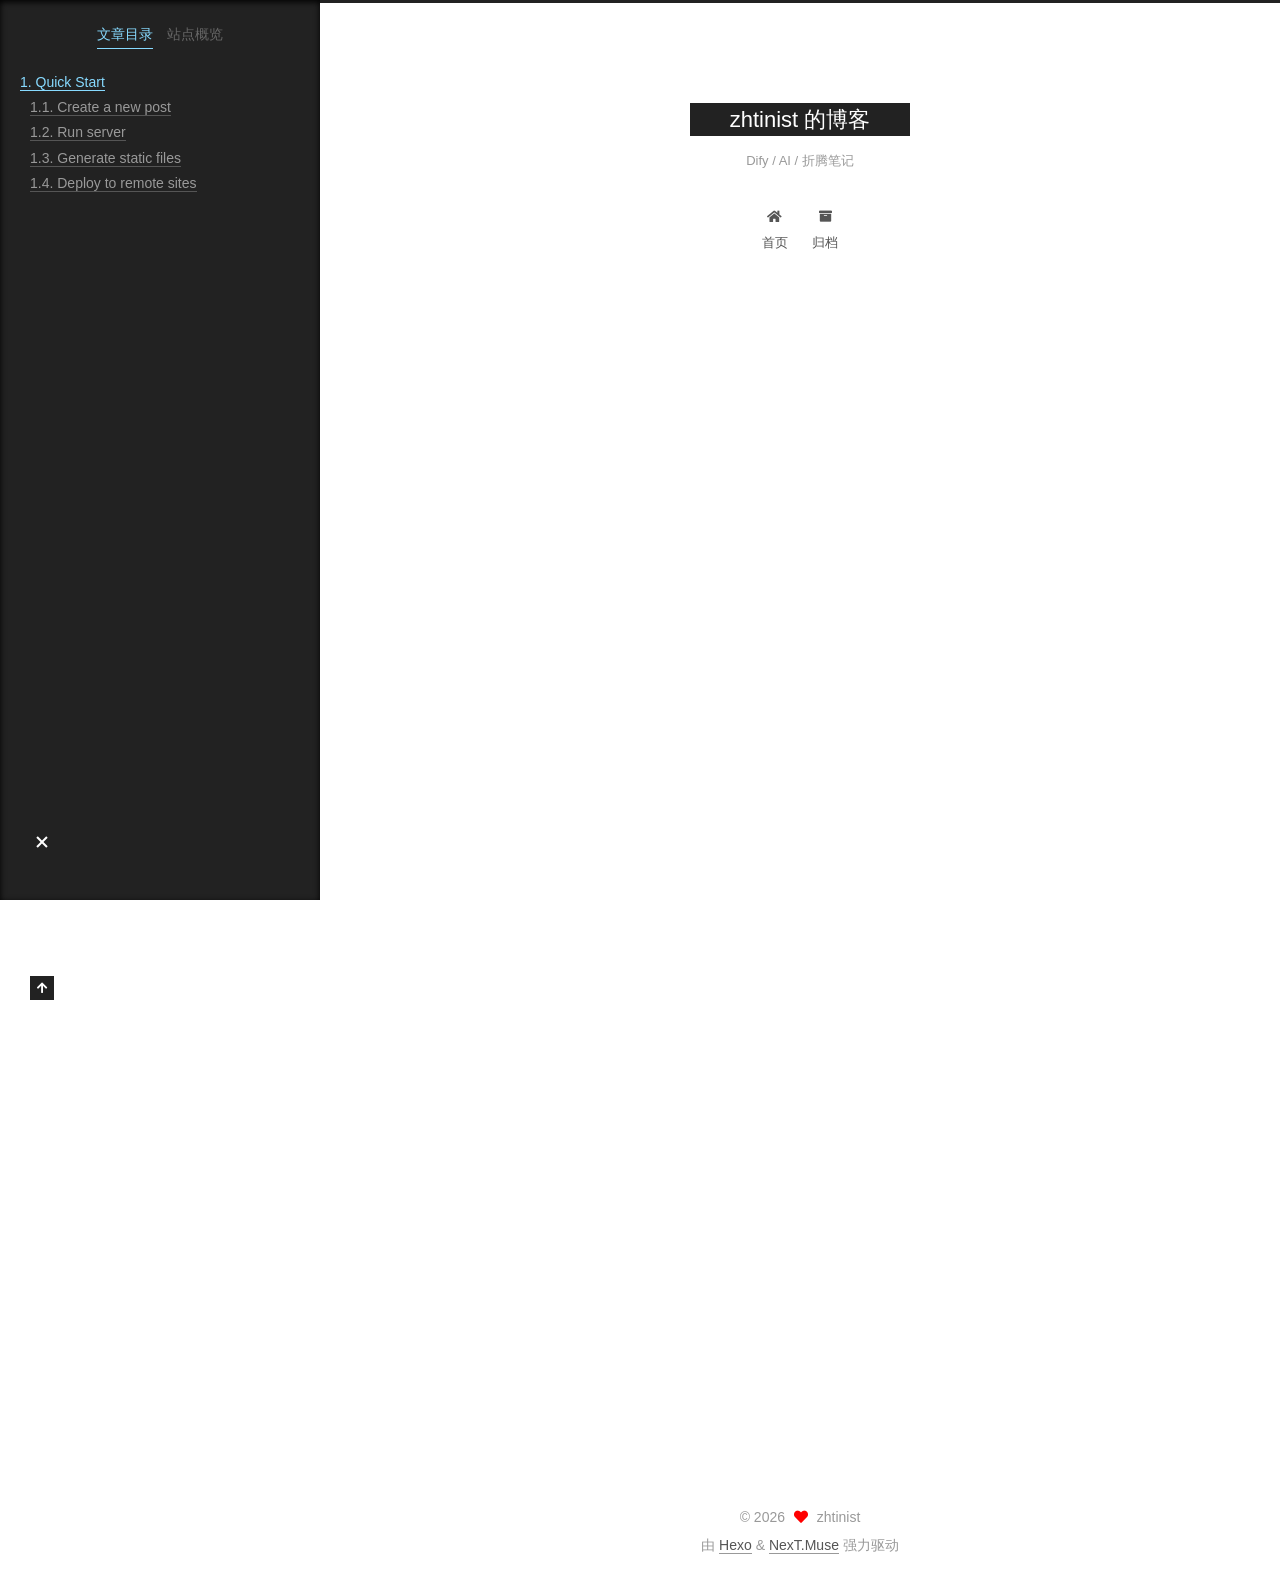
<file: 2026/03/17/hello-world/index.html>
<!DOCTYPE html>
<html lang="zh-CN">
<head>
  <meta charset="UTF-8">
<meta name="viewport" content="width=device-width, initial-scale=1, maximum-scale=2">
<meta name="theme-color" content="#222">
<meta name="generator" content="Hexo 8.1.1">
  <link rel="apple-touch-icon" sizes="180x180" href="/images/apple-touch-icon-next.png">
  <link rel="icon" type="image/png" sizes="32x32" href="/images/favicon-32x32-next.png">
  <link rel="icon" type="image/png" sizes="16x16" href="/images/favicon-16x16-next.png">
  <link rel="mask-icon" href="/images/logo.svg" color="#222">

<link rel="stylesheet" href="/css/main.css">


<link rel="stylesheet" href="/lib/font-awesome/css/all.min.css">

<script id="hexo-configurations">
    var NexT = window.NexT || {};
    var CONFIG = {"hostname":"zhtinist.github.io","root":"/","scheme":"Muse","version":"7.8.0","exturl":false,"sidebar":{"position":"left","display":"post","padding":18,"offset":12,"onmobile":false},"copycode":{"enable":false,"show_result":false,"style":null},"back2top":{"enable":true,"sidebar":false,"scrollpercent":false},"bookmark":{"enable":false,"color":"#222","save":"auto"},"fancybox":false,"mediumzoom":false,"lazyload":false,"pangu":false,"comments":{"style":"tabs","active":null,"storage":true,"lazyload":false,"nav":null},"algolia":{"hits":{"per_page":10},"labels":{"input_placeholder":"Search for Posts","hits_empty":"We didn't find any results for the search: ${query}","hits_stats":"${hits} results found in ${time} ms"}},"localsearch":{"enable":false,"trigger":"auto","top_n_per_article":1,"unescape":false,"preload":false},"motion":{"enable":true,"async":false,"transition":{"post_block":"fadeIn","post_header":"slideDownIn","post_body":"slideDownIn","coll_header":"slideLeftIn","sidebar":"slideUpIn"}}};
  </script>

  <meta name="description" content="Welcome to Hexo! This is your very first post. Check documentation for more info. If you get any problems when using Hexo, you can find the answer in troubleshooting or you can ask me on GitHub. Quick">
<meta property="og:type" content="article">
<meta property="og:title" content="Hello World">
<meta property="og:url" content="https://zhtinist.github.io/2026/03/17/hello-world/index.html">
<meta property="og:site_name" content="zhtinist 的博客">
<meta property="og:description" content="Welcome to Hexo! This is your very first post. Check documentation for more info. If you get any problems when using Hexo, you can find the answer in troubleshooting or you can ask me on GitHub. Quick">
<meta property="og:locale" content="zh_CN">
<meta property="article:published_time" content="2026-03-17T06:29:04.948Z">
<meta property="article:modified_time" content="2026-03-17T06:29:04.948Z">
<meta property="article:author" content="zhtinist">
<meta property="article:tag" content="AI 应用开发">
<meta property="article:tag" content="Dify">
<meta property="article:tag" content="Dify 入门">
<meta property="article:tag" content="Dify 工作流">
<meta property="article:tag" content="节点写法清单">
<meta name="twitter:card" content="summary">

<link rel="canonical" href="https://zhtinist.github.io/2026/03/17/hello-world/">


<script id="page-configurations">
  // https://hexo.io/docs/variables.html
  CONFIG.page = {
    sidebar: "",
    isHome : false,
    isPost : true,
    lang   : 'zh-CN'
  };
</script>

  <title>Hello World | zhtinist 的博客</title>
  






  <noscript>
  <style>
  .use-motion .brand,
  .use-motion .menu-item,
  .sidebar-inner,
  .use-motion .post-block,
  .use-motion .pagination,
  .use-motion .comments,
  .use-motion .post-header,
  .use-motion .post-body,
  .use-motion .collection-header { opacity: initial; }

  .use-motion .site-title,
  .use-motion .site-subtitle {
    opacity: initial;
    top: initial;
  }

  .use-motion .logo-line-before i { left: initial; }
  .use-motion .logo-line-after i { right: initial; }
  </style>
</noscript>

<link rel="alternate" href="/atom.xml" title="zhtinist 的博客" type="application/atom+xml">
</head>

<body itemscope itemtype="http://schema.org/WebPage">
  <div class="container use-motion">
    <div class="headband"></div>

    <header class="header" itemscope itemtype="http://schema.org/WPHeader">
      <div class="header-inner"><div class="site-brand-container">
  <div class="site-nav-toggle">
    <div class="toggle" aria-label="切换导航栏">
      <span class="toggle-line toggle-line-first"></span>
      <span class="toggle-line toggle-line-middle"></span>
      <span class="toggle-line toggle-line-last"></span>
    </div>
  </div>

  <div class="site-meta">

    <a href="/" class="brand" rel="start">
      <span class="logo-line-before"><i></i></span>
      <h1 class="site-title">zhtinist 的博客</h1>
      <span class="logo-line-after"><i></i></span>
    </a>
      <p class="site-subtitle" itemprop="description">Dify / AI / 折腾笔记</p>
  </div>

  <div class="site-nav-right">
    <div class="toggle popup-trigger">
    </div>
  </div>
</div>




<nav class="site-nav">
  <ul id="menu" class="main-menu menu">
        <li class="menu-item menu-item-home">

    <a href="/" rel="section"><i class="fa fa-home fa-fw"></i>首页</a>

  </li>
        <li class="menu-item menu-item-archives">

    <a href="/archives/" rel="section"><i class="fa fa-archive fa-fw"></i>归档</a>

  </li>
  </ul>
</nav>




</div>
    </header>

    
  <div class="back-to-top">
    <i class="fa fa-arrow-up"></i>
    <span>0%</span>
  </div>


    <main class="main">
      <div class="main-inner">
        <div class="content-wrap">
          

          <div class="content post posts-expand">
            

    
  
  
  <article itemscope itemtype="http://schema.org/Article" class="post-block" lang="zh-CN">
    <link itemprop="mainEntityOfPage" href="https://zhtinist.github.io/2026/03/17/hello-world/">

    <span hidden itemprop="author" itemscope itemtype="http://schema.org/Person">
      <meta itemprop="image" content="/images/avatar.gif">
      <meta itemprop="name" content="zhtinist">
      <meta itemprop="description" content="记录 Dify 入门实践、节点写法清单和 AI 开发经验。">
    </span>

    <span hidden itemprop="publisher" itemscope itemtype="http://schema.org/Organization">
      <meta itemprop="name" content="zhtinist 的博客">
    </span>
      <header class="post-header">
        <h1 class="post-title" itemprop="name headline">
          Hello World
        </h1>

        <div class="post-meta">
            <span class="post-meta-item">
              <span class="post-meta-item-icon">
                <i class="far fa-calendar"></i>
              </span>
              <span class="post-meta-item-text">发表于</span>

              <time title="创建时间：2026-03-17 14:29:04" itemprop="dateCreated datePublished" datetime="2026-03-17T14:29:04+08:00">2026-03-17</time>
            </span>

          

        </div>
      </header>

    
    
    
    <div class="post-body" itemprop="articleBody">

      
        <p>Welcome to <a target="_blank" rel="noopener" href="https://hexo.io/">Hexo</a>! This is your very first post. Check <a target="_blank" rel="noopener" href="https://hexo.io/docs/">documentation</a> for more info. If you get any problems when using Hexo, you can find the answer in <a target="_blank" rel="noopener" href="https://hexo.io/docs/troubleshooting.html">troubleshooting</a> or you can ask me on <a target="_blank" rel="noopener" href="https://github.com/hexojs/hexo/issues">GitHub</a>.</p>
<h2 id="Quick-Start"><a href="#Quick-Start" class="headerlink" title="Quick Start"></a>Quick Start</h2><h3 id="Create-a-new-post"><a href="#Create-a-new-post" class="headerlink" title="Create a new post"></a>Create a new post</h3><figure class="highlight bash"><table><tr><td class="gutter"><pre><span class="line">1</span><br></pre></td><td class="code"><pre><span class="line">$ hexo new <span class="string">&quot;My New Post&quot;</span></span><br></pre></td></tr></table></figure>

<p>More info: <a target="_blank" rel="noopener" href="https://hexo.io/docs/writing.html">Writing</a></p>
<h3 id="Run-server"><a href="#Run-server" class="headerlink" title="Run server"></a>Run server</h3><figure class="highlight bash"><table><tr><td class="gutter"><pre><span class="line">1</span><br></pre></td><td class="code"><pre><span class="line">$ hexo server</span><br></pre></td></tr></table></figure>

<p>More info: <a target="_blank" rel="noopener" href="https://hexo.io/docs/server.html">Server</a></p>
<h3 id="Generate-static-files"><a href="#Generate-static-files" class="headerlink" title="Generate static files"></a>Generate static files</h3><figure class="highlight bash"><table><tr><td class="gutter"><pre><span class="line">1</span><br></pre></td><td class="code"><pre><span class="line">$ hexo generate</span><br></pre></td></tr></table></figure>

<p>More info: <a target="_blank" rel="noopener" href="https://hexo.io/docs/generating.html">Generating</a></p>
<h3 id="Deploy-to-remote-sites"><a href="#Deploy-to-remote-sites" class="headerlink" title="Deploy to remote sites"></a>Deploy to remote sites</h3><figure class="highlight bash"><table><tr><td class="gutter"><pre><span class="line">1</span><br></pre></td><td class="code"><pre><span class="line">$ hexo deploy</span><br></pre></td></tr></table></figure>

<p>More info: <a target="_blank" rel="noopener" href="https://hexo.io/docs/one-command-deployment.html">Deployment</a></p>

    </div>

    
    
    

      <footer class="post-footer">

        


        
    <div class="post-nav">
      <div class="post-nav-item"></div>
      <div class="post-nav-item">
    <a href="/2026/03/17/Dify%E8%8A%82%E7%82%B9%E9%80%9F%E6%9F%A5%E6%89%8B%E5%86%8C/" rel="next" title="Dify节点速查手册">
      Dify节点速查手册 <i class="fa fa-chevron-right"></i>
    </a></div>
    </div>
      </footer>
    
  </article>
  
  
  



          </div>
          

<script>
  window.addEventListener('tabs:register', () => {
    let { activeClass } = CONFIG.comments;
    if (CONFIG.comments.storage) {
      activeClass = localStorage.getItem('comments_active') || activeClass;
    }
    if (activeClass) {
      let activeTab = document.querySelector(`a[href="#comment-${activeClass}"]`);
      if (activeTab) {
        activeTab.click();
      }
    }
  });
  if (CONFIG.comments.storage) {
    window.addEventListener('tabs:click', event => {
      if (!event.target.matches('.tabs-comment .tab-content .tab-pane')) return;
      let commentClass = event.target.classList[1];
      localStorage.setItem('comments_active', commentClass);
    });
  }
</script>

        </div>
          
  
  <div class="toggle sidebar-toggle">
    <span class="toggle-line toggle-line-first"></span>
    <span class="toggle-line toggle-line-middle"></span>
    <span class="toggle-line toggle-line-last"></span>
  </div>

  <aside class="sidebar">
    <div class="sidebar-inner">

      <ul class="sidebar-nav motion-element">
        <li class="sidebar-nav-toc">
          文章目录
        </li>
        <li class="sidebar-nav-overview">
          站点概览
        </li>
      </ul>

      <!--noindex-->
      <div class="post-toc-wrap sidebar-panel">
          <div class="post-toc motion-element"><ol class="nav"><li class="nav-item nav-level-2"><a class="nav-link" href="#Quick-Start"><span class="nav-number">1.</span> <span class="nav-text">Quick Start</span></a><ol class="nav-child"><li class="nav-item nav-level-3"><a class="nav-link" href="#Create-a-new-post"><span class="nav-number">1.1.</span> <span class="nav-text">Create a new post</span></a></li><li class="nav-item nav-level-3"><a class="nav-link" href="#Run-server"><span class="nav-number">1.2.</span> <span class="nav-text">Run server</span></a></li><li class="nav-item nav-level-3"><a class="nav-link" href="#Generate-static-files"><span class="nav-number">1.3.</span> <span class="nav-text">Generate static files</span></a></li><li class="nav-item nav-level-3"><a class="nav-link" href="#Deploy-to-remote-sites"><span class="nav-number">1.4.</span> <span class="nav-text">Deploy to remote sites</span></a></li></ol></li></ol></div>
      </div>
      <!--/noindex-->

      <div class="site-overview-wrap sidebar-panel">
        <div class="site-author motion-element" itemprop="author" itemscope itemtype="http://schema.org/Person">
  <p class="site-author-name" itemprop="name">zhtinist</p>
  <div class="site-description" itemprop="description">记录 Dify 入门实践、节点写法清单和 AI 开发经验。</div>
</div>
<div class="site-state-wrap motion-element">
  <nav class="site-state">
      <div class="site-state-item site-state-posts">
          <a href="/archives/">
        
          <span class="site-state-item-count">2</span>
          <span class="site-state-item-name">日志</span>
        </a>
      </div>
      <div class="site-state-item site-state-categories">
        <span class="site-state-item-count">1</span>
        <span class="site-state-item-name">分类</span>
      </div>
      <div class="site-state-item site-state-tags">
        <span class="site-state-item-count">4</span>
        <span class="site-state-item-name">标签</span>
      </div>
  </nav>
</div>



      </div>

    </div>
  </aside>
  <div id="sidebar-dimmer"></div>


      </div>
    </main>

    <footer class="footer">
      <div class="footer-inner">
        

        

<div class="copyright">
  
  &copy; 
  <span itemprop="copyrightYear">2026</span>
  <span class="with-love">
    <i class="fa fa-heart"></i>
  </span>
  <span class="author" itemprop="copyrightHolder">zhtinist</span>
</div>
  <div class="powered-by">由 <a href="https://hexo.io/" class="theme-link" rel="noopener" target="_blank">Hexo</a> & <a href="https://muse.theme-next.org/" class="theme-link" rel="noopener" target="_blank">NexT.Muse</a> 强力驱动
  </div>

        








      </div>
    </footer>
  </div>

  
  <script src="/lib/anime.min.js"></script>
  <script src="/lib/velocity/velocity.min.js"></script>
  <script src="/lib/velocity/velocity.ui.min.js"></script>

<script src="/js/utils.js"></script>

<script src="/js/motion.js"></script>


<script src="/js/schemes/muse.js"></script>


<script src="/js/next-boot.js"></script>




  















  

  
<script>
  document.addEventListener('DOMContentLoaded', function () {
    // 只在首页列表把整张卡片变成可点击
    var homePosts = document.querySelectorAll('.home .post-block');
    homePosts.forEach(function (card) {
      var link = card.querySelector('.post-title-link');
      if (!link) return;
      card.style.cursor = 'pointer';
      card.addEventListener('click', function (e) {
        // 如果点击的是已有链接或按钮，就走默认行为
        if (e.target.closest('a')) return;
        window.location.href = link.href;
      });
    });
  });
</script>

<style>
  /* 首页卡片化显示：标题 + 正文前几行（更小更紧凑） */
  .home .post-block {
    border-radius: 12px;
    border: 1px solid #e5e5e5;
    padding: 14px 18px;
    margin-bottom: 16px;
    background: #ffffff;
    transition:
      box-shadow 0.18s ease,
      transform 0.18s ease,
      border-color 0.18s ease;
  }

  .home .post-block:hover {
    box-shadow: 0 10px 24px rgba(0, 0, 0, 0.06);
    transform: translateY(-2px);
    border-color: #d0d0d0;
  }

  /* 首页摘要只显示前 3 行左右，营造小卡片效果 */
  .home .post-block .post-body {
    display: -webkit-box;
    -webkit-box-orient: vertical;
    -webkit-line-clamp: 3;
    overflow: hidden;
  }
</style>


</body>
</html>
</file>
<file: css/main.css>
:root {
  --body-bg-color: #fff;
  --content-bg-color: #fff;
  --card-bg-color: #f5f5f5;
  --text-color: #555;
  --blockquote-color: #666;
  --link-color: #555;
  --link-hover-color: #222;
  --brand-color: #fff;
  --brand-hover-color: #fff;
  --table-row-odd-bg-color: #f9f9f9;
  --table-row-hover-bg-color: #f5f5f5;
  --menu-item-bg-color: #f5f5f5;
  --btn-default-bg: #222;
  --btn-default-color: #fff;
  --btn-default-border-color: #222;
  --btn-default-hover-bg: #fff;
  --btn-default-hover-color: #222;
  --btn-default-hover-border-color: #222;
}
html {
  line-height: 1.15; /* 1 */
  -webkit-text-size-adjust: 100%; /* 2 */
}
body {
  margin: 0;
}
main {
  display: block;
}
h1 {
  font-size: 2em;
  margin: 0.67em 0;
}
hr {
  box-sizing: content-box; /* 1 */
  height: 0; /* 1 */
  overflow: visible; /* 2 */
}
pre {
  font-family: monospace, monospace; /* 1 */
  font-size: 1em; /* 2 */
}
a {
  background: transparent;
}
abbr[title] {
  border-bottom: none; /* 1 */
  text-decoration: underline; /* 2 */
  text-decoration: underline dotted; /* 2 */
}
b,
strong {
  font-weight: bolder;
}
code,
kbd,
samp {
  font-family: monospace, monospace; /* 1 */
  font-size: 1em; /* 2 */
}
small {
  font-size: 80%;
}
sub,
sup {
  font-size: 75%;
  line-height: 0;
  position: relative;
  vertical-align: baseline;
}
sub {
  bottom: -0.25em;
}
sup {
  top: -0.5em;
}
img {
  border-style: none;
}
button,
input,
optgroup,
select,
textarea {
  font-family: inherit; /* 1 */
  font-size: 100%; /* 1 */
  line-height: 1.15; /* 1 */
  margin: 0; /* 2 */
}
button,
input {
/* 1 */
  overflow: visible;
}
button,
select {
/* 1 */
  text-transform: none;
}
button,
[type='button'],
[type='reset'],
[type='submit'] {
  -webkit-appearance: button;
}
button::-moz-focus-inner,
[type='button']::-moz-focus-inner,
[type='reset']::-moz-focus-inner,
[type='submit']::-moz-focus-inner {
  border-style: none;
  padding: 0;
}
button:-moz-focusring,
[type='button']:-moz-focusring,
[type='reset']:-moz-focusring,
[type='submit']:-moz-focusring {
  outline: 1px dotted ButtonText;
}
fieldset {
  padding: 0.35em 0.75em 0.625em;
}
legend {
  box-sizing: border-box; /* 1 */
  color: inherit; /* 2 */
  display: table; /* 1 */
  max-width: 100%; /* 1 */
  padding: 0; /* 3 */
  white-space: normal; /* 1 */
}
progress {
  vertical-align: baseline;
}
textarea {
  overflow: auto;
}
[type='checkbox'],
[type='radio'] {
  box-sizing: border-box; /* 1 */
  padding: 0; /* 2 */
}
[type='number']::-webkit-inner-spin-button,
[type='number']::-webkit-outer-spin-button {
  height: auto;
}
[type='search'] {
  outline-offset: -2px; /* 2 */
  -webkit-appearance: textfield; /* 1 */
}
[type='search']::-webkit-search-decoration {
  -webkit-appearance: none;
}
::-webkit-file-upload-button {
  font: inherit; /* 2 */
  -webkit-appearance: button; /* 1 */
}
details {
  display: block;
}
summary {
  display: list-item;
}
template {
  display: none;
}
[hidden] {
  display: none;
}
::selection {
  background: #262a30;
  color: #eee;
}
html,
body {
  height: 100%;
}
body {
  background: var(--body-bg-color);
  color: var(--text-color);
  font-family: 'Lato', "PingFang SC", "Microsoft YaHei", sans-serif;
  font-size: 1em;
  line-height: 2;
}
@media (max-width: 991px) {
  body {
    padding-left: 0 !important;
    padding-right: 0 !important;
  }
}
h1,
h2,
h3,
h4,
h5,
h6 {
  font-family: 'Lato', "PingFang SC", "Microsoft YaHei", sans-serif;
  font-weight: bold;
  line-height: 1.5;
  margin: 20px 0 15px;
}
h1 {
  font-size: 1.5em;
}
h2 {
  font-size: 1.375em;
}
h3 {
  font-size: 1.25em;
}
h4 {
  font-size: 1.125em;
}
h5 {
  font-size: 1em;
}
h6 {
  font-size: 0.875em;
}
p {
  margin: 0 0 20px 0;
}
a,
span.exturl {
  border-bottom: 1px solid #999;
  color: var(--link-color);
  outline: 0;
  text-decoration: none;
  overflow-wrap: break-word;
  word-wrap: break-word;
  cursor: pointer;
}
a:hover,
span.exturl:hover {
  border-bottom-color: var(--link-hover-color);
  color: var(--link-hover-color);
}
iframe,
img,
video {
  display: block;
  margin-left: auto;
  margin-right: auto;
  max-width: 100%;
}
hr {
  background-image: repeating-linear-gradient(-45deg, #ddd, #ddd 4px, transparent 4px, transparent 8px);
  border: 0;
  height: 3px;
  margin: 40px 0;
}
blockquote {
  border-left: 4px solid #ddd;
  color: var(--blockquote-color);
  margin: 0;
  padding: 0 15px;
}
blockquote cite::before {
  content: '-';
  padding: 0 5px;
}
dt {
  font-weight: bold;
}
dd {
  margin: 0;
  padding: 0;
}
kbd {
  background-color: #f5f5f5;
  background-image: linear-gradient(#eee, #fff, #eee);
  border: 1px solid #ccc;
  border-radius: 0.2em;
  box-shadow: 0.1em 0.1em 0.2em rgba(0,0,0,0.1);
  color: #555;
  font-family: inherit;
  padding: 0.1em 0.3em;
  white-space: nowrap;
}
.table-container {
  overflow: auto;
}
table {
  border-collapse: collapse;
  border-spacing: 0;
  font-size: 0.875em;
  margin: 0 0 20px 0;
  width: 100%;
}
tbody tr:nth-of-type(odd) {
  background: var(--table-row-odd-bg-color);
}
tbody tr:hover {
  background: var(--table-row-hover-bg-color);
}
caption,
th,
td {
  font-weight: normal;
  padding: 8px;
  vertical-align: middle;
}
th,
td {
  border: 1px solid #ddd;
  border-bottom: 3px solid #ddd;
}
th {
  font-weight: 700;
  padding-bottom: 10px;
}
td {
  border-bottom-width: 1px;
}
.btn {
  background: var(--btn-default-bg);
  border: 2px solid var(--btn-default-border-color);
  border-radius: 0;
  color: var(--btn-default-color);
  display: inline-block;
  font-size: 0.875em;
  line-height: 2;
  padding: 0 20px;
  text-decoration: none;
  transition-property: background-color;
  transition-delay: 0s;
  transition-duration: 0.2s;
  transition-timing-function: ease-in-out;
}
.btn:hover {
  background: var(--btn-default-hover-bg);
  border-color: var(--btn-default-hover-border-color);
  color: var(--btn-default-hover-color);
}
.btn + .btn {
  margin: 0 0 8px 8px;
}
.btn .fa-fw {
  text-align: left;
  width: 1.285714285714286em;
}
.toggle {
  line-height: 0;
}
.toggle .toggle-line {
  background: #fff;
  display: inline-block;
  height: 2px;
  left: 0;
  position: relative;
  top: 0;
  transition: all 0.4s;
  vertical-align: top;
  width: 100%;
}
.toggle .toggle-line:not(:first-child) {
  margin-top: 3px;
}
.toggle.toggle-arrow .toggle-line-first {
  left: 50%;
  top: 2px;
  transform: rotate(45deg);
  width: 50%;
}
.toggle.toggle-arrow .toggle-line-middle {
  left: 2px;
  width: 90%;
}
.toggle.toggle-arrow .toggle-line-last {
  left: 50%;
  top: -2px;
  transform: rotate(-45deg);
  width: 50%;
}
.toggle.toggle-close .toggle-line-first {
  transform: rotate(-45deg);
  top: 5px;
}
.toggle.toggle-close .toggle-line-middle {
  opacity: 0;
}
.toggle.toggle-close .toggle-line-last {
  transform: rotate(45deg);
  top: -5px;
}
.highlight,
pre {
  background: #f7f7f7;
  color: #4d4d4c;
  line-height: 1.6;
  margin: 0 auto 20px;
}
pre,
code {
  font-family: consolas, Menlo, monospace, "PingFang SC", "Microsoft YaHei";
}
code {
  background: #eee;
  border-radius: 3px;
  color: #555;
  padding: 2px 4px;
  overflow-wrap: break-word;
  word-wrap: break-word;
}
.highlight *::selection {
  background: #d6d6d6;
}
.highlight pre {
  border: 0;
  margin: 0;
  padding: 10px 0;
}
.highlight table {
  border: 0;
  margin: 0;
  width: auto;
}
.highlight td {
  border: 0;
  padding: 0;
}
.highlight figcaption {
  background: #eff2f3;
  color: #4d4d4c;
  display: flex;
  font-size: 0.875em;
  justify-content: space-between;
  line-height: 1.2;
  padding: 0.5em;
}
.highlight figcaption a {
  color: #4d4d4c;
}
.highlight figcaption a:hover {
  border-bottom-color: #4d4d4c;
}
.highlight .gutter {
  -moz-user-select: none;
  -ms-user-select: none;
  -webkit-user-select: none;
  user-select: none;
}
.highlight .gutter pre {
  background: #eff2f3;
  color: #869194;
  padding-left: 10px;
  padding-right: 10px;
  text-align: right;
}
.highlight .code pre {
  background: #f7f7f7;
  padding-left: 10px;
  width: 100%;
}
.gist table {
  width: auto;
}
.gist table td {
  border: 0;
}
pre {
  overflow: auto;
  padding: 10px;
}
pre code {
  background: none;
  color: #4d4d4c;
  font-size: 0.875em;
  padding: 0;
  text-shadow: none;
}
pre .deletion {
  background: #fdd;
}
pre .addition {
  background: #dfd;
}
pre .meta {
  color: #eab700;
  -moz-user-select: none;
  -ms-user-select: none;
  -webkit-user-select: none;
  user-select: none;
}
pre .comment {
  color: #8e908c;
}
pre .variable,
pre .attribute,
pre .tag,
pre .name,
pre .regexp,
pre .ruby .constant,
pre .xml .tag .title,
pre .xml .pi,
pre .xml .doctype,
pre .html .doctype,
pre .css .id,
pre .css .class,
pre .css .pseudo {
  color: #c82829;
}
pre .number,
pre .preprocessor,
pre .built_in,
pre .builtin-name,
pre .literal,
pre .params,
pre .constant,
pre .command {
  color: #f5871f;
}
pre .ruby .class .title,
pre .css .rules .attribute,
pre .string,
pre .symbol,
pre .value,
pre .inheritance,
pre .header,
pre .ruby .symbol,
pre .xml .cdata,
pre .special,
pre .formula {
  color: #718c00;
}
pre .title,
pre .css .hexcolor {
  color: #3e999f;
}
pre .function,
pre .python .decorator,
pre .python .title,
pre .ruby .function .title,
pre .ruby .title .keyword,
pre .perl .sub,
pre .javascript .title,
pre .coffeescript .title {
  color: #4271ae;
}
pre .keyword,
pre .javascript .function {
  color: #8959a8;
}
.blockquote-center {
  border-left: none;
  margin: 40px 0;
  padding: 0;
  position: relative;
  text-align: center;
}
.blockquote-center .fa {
  display: block;
  opacity: 0.6;
  position: absolute;
  width: 100%;
}
.blockquote-center .fa-quote-left {
  border-top: 1px solid #ccc;
  text-align: left;
  top: -20px;
}
.blockquote-center .fa-quote-right {
  border-bottom: 1px solid #ccc;
  text-align: right;
  bottom: -20px;
}
.blockquote-center p,
.blockquote-center div {
  text-align: center;
}
.post-body .group-picture img {
  margin: 0 auto;
  padding: 0 3px;
}
.group-picture-row {
  margin-bottom: 6px;
  overflow: hidden;
}
.group-picture-column {
  float: left;
  margin-bottom: 10px;
}
.post-body .label {
  color: #555;
  display: inline;
  padding: 0 2px;
}
.post-body .label.default {
  background: #f0f0f0;
}
.post-body .label.primary {
  background: #efe6f7;
}
.post-body .label.info {
  background: #e5f2f8;
}
.post-body .label.success {
  background: #e7f4e9;
}
.post-body .label.warning {
  background: #fcf6e1;
}
.post-body .label.danger {
  background: #fae8eb;
}
.post-body .tabs {
  margin-bottom: 20px;
}
.post-body .tabs,
.tabs-comment {
  display: block;
  padding-top: 10px;
  position: relative;
}
.post-body .tabs ul.nav-tabs,
.tabs-comment ul.nav-tabs {
  display: flex;
  flex-wrap: wrap;
  margin: 0;
  margin-bottom: -1px;
  padding: 0;
}
@media (max-width: 413px) {
  .post-body .tabs ul.nav-tabs,
  .tabs-comment ul.nav-tabs {
    display: block;
    margin-bottom: 5px;
  }
}
.post-body .tabs ul.nav-tabs li.tab,
.tabs-comment ul.nav-tabs li.tab {
  border-bottom: 1px solid #ddd;
  border-left: 1px solid transparent;
  border-right: 1px solid transparent;
  border-top: 3px solid transparent;
  flex-grow: 1;
  list-style-type: none;
  border-radius: 0 0 0 0;
}
@media (max-width: 413px) {
  .post-body .tabs ul.nav-tabs li.tab,
  .tabs-comment ul.nav-tabs li.tab {
    border-bottom: 1px solid transparent;
    border-left: 3px solid transparent;
    border-right: 1px solid transparent;
    border-top: 1px solid transparent;
  }
}
@media (max-width: 413px) {
  .post-body .tabs ul.nav-tabs li.tab,
  .tabs-comment ul.nav-tabs li.tab {
    border-radius: 0;
  }
}
.post-body .tabs ul.nav-tabs li.tab a,
.tabs-comment ul.nav-tabs li.tab a {
  border-bottom: initial;
  display: block;
  line-height: 1.8;
  outline: 0;
  padding: 0.25em 0.75em;
  text-align: center;
  transition-delay: 0s;
  transition-duration: 0.2s;
  transition-timing-function: ease-out;
}
.post-body .tabs ul.nav-tabs li.tab a i,
.tabs-comment ul.nav-tabs li.tab a i {
  width: 1.285714285714286em;
}
.post-body .tabs ul.nav-tabs li.tab.active,
.tabs-comment ul.nav-tabs li.tab.active {
  border-bottom: 1px solid transparent;
  border-left: 1px solid #ddd;
  border-right: 1px solid #ddd;
  border-top: 3px solid #fc6423;
}
@media (max-width: 413px) {
  .post-body .tabs ul.nav-tabs li.tab.active,
  .tabs-comment ul.nav-tabs li.tab.active {
    border-bottom: 1px solid #ddd;
    border-left: 3px solid #fc6423;
    border-right: 1px solid #ddd;
    border-top: 1px solid #ddd;
  }
}
.post-body .tabs ul.nav-tabs li.tab.active a,
.tabs-comment ul.nav-tabs li.tab.active a {
  color: var(--link-color);
  cursor: default;
}
.post-body .tabs .tab-content .tab-pane,
.tabs-comment .tab-content .tab-pane {
  border: 1px solid #ddd;
  border-top: 0;
  padding: 20px 20px 0 20px;
  border-radius: 0;
}
.post-body .tabs .tab-content .tab-pane:not(.active),
.tabs-comment .tab-content .tab-pane:not(.active) {
  display: none;
}
.post-body .tabs .tab-content .tab-pane.active,
.tabs-comment .tab-content .tab-pane.active {
  display: block;
}
.post-body .tabs .tab-content .tab-pane.active:nth-of-type(1),
.tabs-comment .tab-content .tab-pane.active:nth-of-type(1) {
  border-radius: 0 0 0 0;
}
@media (max-width: 413px) {
  .post-body .tabs .tab-content .tab-pane.active:nth-of-type(1),
  .tabs-comment .tab-content .tab-pane.active:nth-of-type(1) {
    border-radius: 0;
  }
}
.post-body .note {
  border-radius: 3px;
  margin-bottom: 20px;
  padding: 1em;
  position: relative;
  border: 1px solid #eee;
  border-left-width: 5px;
}
.post-body .note h2,
.post-body .note h3,
.post-body .note h4,
.post-body .note h5,
.post-body .note h6 {
  margin-top: 0;
  border-bottom: initial;
  margin-bottom: 0;
  padding-top: 0;
}
.post-body .note p:first-child,
.post-body .note ul:first-child,
.post-body .note ol:first-child,
.post-body .note table:first-child,
.post-body .note pre:first-child,
.post-body .note blockquote:first-child,
.post-body .note img:first-child {
  margin-top: 0;
}
.post-body .note p:last-child,
.post-body .note ul:last-child,
.post-body .note ol:last-child,
.post-body .note table:last-child,
.post-body .note pre:last-child,
.post-body .note blockquote:last-child,
.post-body .note img:last-child {
  margin-bottom: 0;
}
.post-body .note.default {
  border-left-color: #777;
}
.post-body .note.default h2,
.post-body .note.default h3,
.post-body .note.default h4,
.post-body .note.default h5,
.post-body .note.default h6 {
  color: #777;
}
.post-body .note.primary {
  border-left-color: #6f42c1;
}
.post-body .note.primary h2,
.post-body .note.primary h3,
.post-body .note.primary h4,
.post-body .note.primary h5,
.post-body .note.primary h6 {
  color: #6f42c1;
}
.post-body .note.info {
  border-left-color: #428bca;
}
.post-body .note.info h2,
.post-body .note.info h3,
.post-body .note.info h4,
.post-body .note.info h5,
.post-body .note.info h6 {
  color: #428bca;
}
.post-body .note.success {
  border-left-color: #5cb85c;
}
.post-body .note.success h2,
.post-body .note.success h3,
.post-body .note.success h4,
.post-body .note.success h5,
.post-body .note.success h6 {
  color: #5cb85c;
}
.post-body .note.warning {
  border-left-color: #f0ad4e;
}
.post-body .note.warning h2,
.post-body .note.warning h3,
.post-body .note.warning h4,
.post-body .note.warning h5,
.post-body .note.warning h6 {
  color: #f0ad4e;
}
.post-body .note.danger {
  border-left-color: #d9534f;
}
.post-body .note.danger h2,
.post-body .note.danger h3,
.post-body .note.danger h4,
.post-body .note.danger h5,
.post-body .note.danger h6 {
  color: #d9534f;
}
.pagination .prev,
.pagination .next,
.pagination .page-number,
.pagination .space {
  display: inline-block;
  margin: 0 10px;
  padding: 0 11px;
  position: relative;
  top: -1px;
}
@media (max-width: 767px) {
  .pagination .prev,
  .pagination .next,
  .pagination .page-number,
  .pagination .space {
    margin: 0 5px;
  }
}
.pagination {
  border-top: 1px solid #eee;
  margin: 120px 0 0;
  text-align: center;
}
.pagination .prev,
.pagination .next,
.pagination .page-number {
  border-bottom: 0;
  border-top: 1px solid #eee;
  transition-property: border-color;
  transition-delay: 0s;
  transition-duration: 0.2s;
  transition-timing-function: ease-in-out;
}
.pagination .prev:hover,
.pagination .next:hover,
.pagination .page-number:hover {
  border-top-color: #222;
}
.pagination .space {
  margin: 0;
  padding: 0;
}
.pagination .prev {
  margin-left: 0;
}
.pagination .next {
  margin-right: 0;
}
.pagination .page-number.current {
  background: #ccc;
  border-top-color: #ccc;
  color: #fff;
}
@media (max-width: 767px) {
  .pagination {
    border-top: none;
  }
  .pagination .prev,
  .pagination .next,
  .pagination .page-number {
    border-bottom: 1px solid #eee;
    border-top: 0;
    margin-bottom: 10px;
    padding: 0 10px;
  }
  .pagination .prev:hover,
  .pagination .next:hover,
  .pagination .page-number:hover {
    border-bottom-color: #222;
  }
}
.comments {
  margin-top: 60px;
  overflow: hidden;
}
.comment-button-group {
  display: flex;
  flex-wrap: wrap-reverse;
  justify-content: center;
  margin: 1em 0;
}
.comment-button-group .comment-button {
  margin: 0.1em 0.2em;
}
.comment-button-group .comment-button.active {
  background: var(--btn-default-hover-bg);
  border-color: var(--btn-default-hover-border-color);
  color: var(--btn-default-hover-color);
}
.comment-position {
  display: none;
}
.comment-position.active {
  display: block;
}
.tabs-comment {
  background: var(--content-bg-color);
  margin-top: 4em;
  padding-top: 0;
}
.tabs-comment .comments {
  border: 0;
  box-shadow: none;
  margin-top: 0;
  padding-top: 0;
}
.container {
  min-height: 100%;
  position: relative;
}
.main-inner {
  margin: 0 auto;
  width: 700px;
}
@media (min-width: 1200px) {
  .main-inner {
    width: 800px;
  }
}
@media (min-width: 1600px) {
  .main-inner {
    width: 900px;
  }
}
@media (max-width: 767px) {
  .content-wrap {
    padding: 0 20px;
  }
}
.header {
  background: transparent;
}
.header-inner {
  margin: 0 auto;
  width: 700px;
}
@media (min-width: 1200px) {
  .header-inner {
    width: 800px;
  }
}
@media (min-width: 1600px) {
  .header-inner {
    width: 900px;
  }
}
.site-brand-container {
  display: flex;
  flex-shrink: 0;
  padding: 0 10px;
}
.headband {
  background: #222;
  height: 3px;
}
.site-meta {
  flex-grow: 1;
  text-align: center;
}
@media (max-width: 767px) {
  .site-meta {
    text-align: center;
  }
}
.brand {
  border-bottom: none;
  color: var(--brand-color);
  display: inline-block;
  line-height: 1.375em;
  padding: 0 40px;
  position: relative;
}
.brand:hover {
  color: var(--brand-hover-color);
}
.site-title {
  font-family: 'Lato', "PingFang SC", "Microsoft YaHei", sans-serif;
  font-size: 1.375em;
  font-weight: normal;
  margin: 0;
}
.site-subtitle {
  color: #999;
  font-size: 0.8125em;
  margin: 10px 0;
}
.use-motion .brand {
  opacity: 0;
}
.use-motion .site-title,
.use-motion .site-subtitle,
.use-motion .custom-logo-image {
  opacity: 0;
  position: relative;
  top: -10px;
}
.site-nav-toggle,
.site-nav-right {
  display: none;
}
@media (max-width: 767px) {
  .site-nav-toggle,
  .site-nav-right {
    display: flex;
    flex-direction: column;
    justify-content: center;
  }
}
.site-nav-toggle .toggle,
.site-nav-right .toggle {
  color: var(--text-color);
  padding: 10px;
  width: 22px;
}
.site-nav-toggle .toggle .toggle-line,
.site-nav-right .toggle .toggle-line {
  background: var(--text-color);
  border-radius: 1px;
}
.site-nav {
  display: block;
}
@media (max-width: 767px) {
  .site-nav {
    clear: both;
    display: none;
  }
}
.site-nav.site-nav-on {
  display: block;
}
.menu {
  margin-top: 20px;
  padding-left: 0;
  text-align: center;
}
.menu-item {
  display: inline-block;
  list-style: none;
  margin: 0 10px;
}
@media (max-width: 767px) {
  .menu-item {
    display: block;
    margin-top: 10px;
  }
  .menu-item.menu-item-search {
    display: none;
  }
}
.menu-item a,
.menu-item span.exturl {
  border-bottom: 0;
  display: block;
  font-size: 0.8125em;
  transition-property: border-color;
  transition-delay: 0s;
  transition-duration: 0.2s;
  transition-timing-function: ease-in-out;
}
@media (hover: none) {
  .menu-item a:hover,
  .menu-item span.exturl:hover {
    border-bottom-color: transparent !important;
  }
}
.menu-item .fa,
.menu-item .fab,
.menu-item .far,
.menu-item .fas {
  margin-right: 8px;
}
.menu-item .badge {
  display: inline-block;
  font-weight: bold;
  line-height: 1;
  margin-left: 0.35em;
  margin-top: 0.35em;
  text-align: center;
  white-space: nowrap;
}
@media (max-width: 767px) {
  .menu-item .badge {
    float: right;
    margin-left: 0;
  }
}
.menu-item-active a,
.menu .menu-item a:hover,
.menu .menu-item span.exturl:hover {
  background: var(--menu-item-bg-color);
}
.use-motion .menu-item {
  opacity: 0;
}
.sidebar {
  background: #222;
  bottom: 0;
  box-shadow: inset 0 2px 6px #000;
  position: fixed;
  top: 0;
}
@media (max-width: 991px) {
  .sidebar {
    display: none;
  }
}
.sidebar-inner {
  color: #999;
  padding: 18px 10px;
  text-align: center;
}
.cc-license {
  margin-top: 10px;
  text-align: center;
}
.cc-license .cc-opacity {
  border-bottom: none;
  opacity: 0.7;
}
.cc-license .cc-opacity:hover {
  opacity: 0.9;
}
.cc-license img {
  display: inline-block;
}
.site-author-image {
  border: 2px solid #333;
  display: block;
  margin: 0 auto;
  max-width: 96px;
  padding: 2px;
}
.site-author-name {
  color: #f5f5f5;
  font-weight: normal;
  margin: 5px 0 0;
  text-align: center;
}
.site-description {
  color: #999;
  font-size: 1em;
  margin-top: 5px;
  text-align: center;
}
.links-of-author {
  margin-top: 15px;
}
.links-of-author a,
.links-of-author span.exturl {
  border-bottom-color: #555;
  display: inline-block;
  font-size: 0.8125em;
  margin-bottom: 10px;
  margin-right: 10px;
  vertical-align: middle;
}
.links-of-author a::before,
.links-of-author span.exturl::before {
  background: #ff77c2;
  border-radius: 50%;
  content: ' ';
  display: inline-block;
  height: 4px;
  margin-right: 3px;
  vertical-align: middle;
  width: 4px;
}
.sidebar-button {
  margin-top: 15px;
}
.sidebar-button a {
  border: 1px solid #fc6423;
  border-radius: 4px;
  color: #fc6423;
  display: inline-block;
  padding: 0 15px;
}
.sidebar-button a .fa,
.sidebar-button a .fab,
.sidebar-button a .far,
.sidebar-button a .fas {
  margin-right: 5px;
}
.sidebar-button a:hover {
  background: #fc6423;
  border: 1px solid #fc6423;
  color: #fff;
}
.sidebar-button a:hover .fa,
.sidebar-button a:hover .fab,
.sidebar-button a:hover .far,
.sidebar-button a:hover .fas {
  color: #fff;
}
.links-of-blogroll {
  font-size: 0.8125em;
  margin-top: 10px;
}
.links-of-blogroll-title {
  font-size: 0.875em;
  font-weight: 600;
  margin-top: 0;
}
.links-of-blogroll-list {
  list-style: none;
  margin: 0;
  padding: 0;
}
#sidebar-dimmer {
  display: none;
}
@media (max-width: 767px) {
  #sidebar-dimmer {
    background: #000;
    display: block;
    height: 100%;
    left: 100%;
    opacity: 0;
    position: fixed;
    top: 0;
    width: 100%;
    z-index: 1100;
  }
  .sidebar-active + #sidebar-dimmer {
    opacity: 0.7;
    transform: translateX(-100%);
    transition: opacity 0.5s;
  }
}
.sidebar-nav {
  margin: 0;
  padding-bottom: 20px;
  padding-left: 0;
}
.sidebar-nav li {
  border-bottom: 1px solid transparent;
  color: #666;
  cursor: pointer;
  display: inline-block;
  font-size: 0.875em;
}
.sidebar-nav li.sidebar-nav-overview {
  margin-left: 10px;
}
.sidebar-nav li:hover {
  color: #f5f5f5;
}
.sidebar-nav .sidebar-nav-active {
  border-bottom-color: #87daff;
  color: #87daff;
}
.sidebar-nav .sidebar-nav-active:hover {
  color: #87daff;
}
.sidebar-panel {
  display: none;
  overflow-x: hidden;
  overflow-y: auto;
}
.sidebar-panel-active {
  display: block;
}
.sidebar-toggle {
  background: #222;
  bottom: 45px;
  cursor: pointer;
  height: 14px;
  left: 30px;
  padding: 5px;
  position: fixed;
  width: 14px;
  z-index: 1300;
}
@media (max-width: 991px) {
  .sidebar-toggle {
    left: 20px;
    opacity: 0.8;
    display: none;
  }
}
.sidebar-toggle:hover .toggle-line {
  background: #87daff;
}
.post-toc {
  font-size: 0.875em;
}
.post-toc ol {
  list-style: none;
  margin: 0;
  padding: 0 2px 5px 10px;
  text-align: left;
}
.post-toc ol > ol {
  padding-left: 0;
}
.post-toc ol a {
  transition-property: all;
  transition-delay: 0s;
  transition-duration: 0.2s;
  transition-timing-function: ease-in-out;
}
.post-toc .nav-item {
  line-height: 1.8;
  overflow: hidden;
  text-overflow: ellipsis;
  white-space: nowrap;
}
.post-toc .nav .nav-child {
  display: none;
}
.post-toc .nav .active > .nav-child {
  display: block;
}
.post-toc .nav .active-current > .nav-child {
  display: block;
}
.post-toc .nav .active-current > .nav-child > .nav-item {
  display: block;
}
.post-toc .nav .active > a {
  border-bottom-color: #87daff;
  color: #87daff;
}
.post-toc .nav .active-current > a {
  color: #87daff;
}
.post-toc .nav .active-current > a:hover {
  color: #87daff;
}
.site-state {
  display: flex;
  justify-content: center;
  line-height: 1.4;
  margin-top: 10px;
  overflow: hidden;
  text-align: center;
  white-space: nowrap;
}
.site-state-item {
  padding: 0 15px;
}
.site-state-item:not(:first-child) {
  border-left: 1px solid #333;
}
.site-state-item a {
  border-bottom: none;
}
.site-state-item-count {
  display: block;
  font-size: 1.25em;
  font-weight: 600;
  text-align: center;
}
.site-state-item-name {
  color: inherit;
  font-size: 0.875em;
}
.footer {
  color: #999;
  font-size: 0.875em;
  padding: 20px 0;
}
.footer.footer-fixed {
  bottom: 0;
  left: 0;
  position: absolute;
  right: 0;
}
.footer-inner {
  box-sizing: border-box;
  margin: 0 auto;
  text-align: center;
  width: 700px;
}
@media (min-width: 1200px) {
  .footer-inner {
    width: 800px;
  }
}
@media (min-width: 1600px) {
  .footer-inner {
    width: 900px;
  }
}
.languages {
  display: inline-block;
  font-size: 1.125em;
  position: relative;
}
.languages .lang-select-label span {
  margin: 0 0.5em;
}
.languages .lang-select {
  height: 100%;
  left: 0;
  opacity: 0;
  position: absolute;
  top: 0;
  width: 100%;
}
.with-love {
  color: #ff0000;
  display: inline-block;
  margin: 0 5px;
}
.powered-by,
.theme-info {
  display: inline-block;
}
@-moz-keyframes iconAnimate {
  0%, 100% {
    transform: scale(1);
  }
  10%, 30% {
    transform: scale(0.9);
  }
  20%, 40%, 60%, 80% {
    transform: scale(1.1);
  }
  50%, 70% {
    transform: scale(1.1);
  }
}
@-webkit-keyframes iconAnimate {
  0%, 100% {
    transform: scale(1);
  }
  10%, 30% {
    transform: scale(0.9);
  }
  20%, 40%, 60%, 80% {
    transform: scale(1.1);
  }
  50%, 70% {
    transform: scale(1.1);
  }
}
@-o-keyframes iconAnimate {
  0%, 100% {
    transform: scale(1);
  }
  10%, 30% {
    transform: scale(0.9);
  }
  20%, 40%, 60%, 80% {
    transform: scale(1.1);
  }
  50%, 70% {
    transform: scale(1.1);
  }
}
@keyframes iconAnimate {
  0%, 100% {
    transform: scale(1);
  }
  10%, 30% {
    transform: scale(0.9);
  }
  20%, 40%, 60%, 80% {
    transform: scale(1.1);
  }
  50%, 70% {
    transform: scale(1.1);
  }
}
.back-to-top {
  font-size: 12px;
  text-align: center;
  transition-delay: 0s;
  transition-duration: 0.2s;
  transition-timing-function: ease-in-out;
}
.back-to-top {
  background: #222;
  bottom: -100px;
  box-sizing: border-box;
  color: #fff;
  cursor: pointer;
  left: 30px;
  opacity: 1;
  padding: 0 6px;
  position: fixed;
  transition-property: bottom;
  z-index: 1300;
  width: 24px;
}
.back-to-top span {
  display: none;
}
.back-to-top:hover {
  color: #87daff;
}
.back-to-top.back-to-top-on {
  bottom: 19px;
}
@media (max-width: 991px) {
  .back-to-top {
    left: 20px;
    opacity: 0.8;
  }
}
.post-body {
  font-family: 'Lato', "PingFang SC", "Microsoft YaHei", sans-serif;
  overflow-wrap: break-word;
  word-wrap: break-word;
}
@media (min-width: 1200px) {
  .post-body {
    font-size: 1.125em;
  }
}
.post-body .exturl .fa {
  font-size: 0.875em;
  margin-left: 4px;
}
.post-body .image-caption,
.post-body .figure .caption {
  color: #999;
  font-size: 0.875em;
  font-weight: bold;
  line-height: 1;
  margin: -20px auto 15px;
  text-align: center;
}
.post-sticky-flag {
  display: inline-block;
  transform: rotate(30deg);
}
.post-button {
  margin-top: 40px;
  text-align: center;
}
.use-motion .post-block,
.use-motion .pagination,
.use-motion .comments {
  opacity: 0;
}
.use-motion .post-header {
  opacity: 0;
}
.use-motion .post-body {
  opacity: 0;
}
.use-motion .collection-header {
  opacity: 0;
}
.posts-collapse {
  margin-left: 35px;
  position: relative;
}
@media (max-width: 767px) {
  .posts-collapse {
    margin-left: 0px;
    margin-right: 0px;
  }
}
.posts-collapse .collection-title {
  font-size: 1.125em;
  position: relative;
}
.posts-collapse .collection-title::before {
  background: #999;
  border: 1px solid #fff;
  border-radius: 50%;
  content: ' ';
  height: 10px;
  left: 0;
  margin-left: -6px;
  margin-top: -4px;
  position: absolute;
  top: 50%;
  width: 10px;
}
.posts-collapse .collection-year {
  font-size: 1.5em;
  font-weight: bold;
  margin: 60px 0;
  position: relative;
}
.posts-collapse .collection-year::before {
  background: #bbb;
  border-radius: 50%;
  content: ' ';
  height: 8px;
  left: 0;
  margin-left: -4px;
  margin-top: -4px;
  position: absolute;
  top: 50%;
  width: 8px;
}
.posts-collapse .collection-header {
  display: block;
  margin: 0 0 0 20px;
}
.posts-collapse .collection-header small {
  color: #bbb;
  margin-left: 5px;
}
.posts-collapse .post-header {
  border-bottom: 1px dashed #ccc;
  margin: 30px 0;
  padding-left: 15px;
  position: relative;
  transition-property: border;
  transition-delay: 0s;
  transition-duration: 0.2s;
  transition-timing-function: ease-in-out;
}
.posts-collapse .post-header::before {
  background: #bbb;
  border: 1px solid #fff;
  border-radius: 50%;
  content: ' ';
  height: 6px;
  left: 0;
  margin-left: -4px;
  position: absolute;
  top: 0.75em;
  transition-property: background;
  width: 6px;
  transition-delay: 0s;
  transition-duration: 0.2s;
  transition-timing-function: ease-in-out;
}
.posts-collapse .post-header:hover {
  border-bottom-color: #666;
}
.posts-collapse .post-header:hover::before {
  background: #222;
}
.posts-collapse .post-meta {
  display: inline;
  font-size: 0.75em;
  margin-right: 10px;
}
.posts-collapse .post-title {
  display: inline;
}
.posts-collapse .post-title a,
.posts-collapse .post-title span.exturl {
  border-bottom: none;
  color: var(--link-color);
}
.posts-collapse .post-title .fa-external-link-alt {
  font-size: 0.875em;
  margin-left: 5px;
}
.posts-collapse::before {
  background: #f5f5f5;
  content: ' ';
  height: 100%;
  left: 0;
  margin-left: -2px;
  position: absolute;
  top: 1.25em;
  width: 4px;
}
.post-eof {
  background: #ccc;
  height: 1px;
  margin: 80px auto 60px;
  text-align: center;
  width: 8%;
}
.post-block:last-of-type .post-eof {
  display: none;
}
.content {
  padding-top: 40px;
}
@media (min-width: 992px) {
  .post-body {
    text-align: justify;
  }
}
@media (max-width: 991px) {
  .post-body {
    text-align: justify;
  }
}
.post-body h1,
.post-body h2,
.post-body h3,
.post-body h4,
.post-body h5,
.post-body h6 {
  padding-top: 10px;
}
.post-body h1 .header-anchor,
.post-body h2 .header-anchor,
.post-body h3 .header-anchor,
.post-body h4 .header-anchor,
.post-body h5 .header-anchor,
.post-body h6 .header-anchor {
  border-bottom-style: none;
  color: #ccc;
  float: right;
  margin-left: 10px;
  visibility: hidden;
}
.post-body h1 .header-anchor:hover,
.post-body h2 .header-anchor:hover,
.post-body h3 .header-anchor:hover,
.post-body h4 .header-anchor:hover,
.post-body h5 .header-anchor:hover,
.post-body h6 .header-anchor:hover {
  color: inherit;
}
.post-body h1:hover .header-anchor,
.post-body h2:hover .header-anchor,
.post-body h3:hover .header-anchor,
.post-body h4:hover .header-anchor,
.post-body h5:hover .header-anchor,
.post-body h6:hover .header-anchor {
  visibility: visible;
}
.post-body iframe,
.post-body img,
.post-body video {
  margin-bottom: 20px;
}
.post-body .video-container {
  height: 0;
  margin-bottom: 20px;
  overflow: hidden;
  padding-top: 75%;
  position: relative;
  width: 100%;
}
.post-body .video-container iframe,
.post-body .video-container object,
.post-body .video-container embed {
  height: 100%;
  left: 0;
  margin: 0;
  position: absolute;
  top: 0;
  width: 100%;
}
.post-gallery {
  align-items: center;
  display: grid;
  grid-gap: 10px;
  grid-template-columns: 1fr 1fr 1fr;
  margin-bottom: 20px;
}
@media (max-width: 767px) {
  .post-gallery {
    grid-template-columns: 1fr 1fr;
  }
}
.post-gallery a {
  border: 0;
}
.post-gallery img {
  margin: 0;
}
.posts-expand .post-header {
  font-size: 1.125em;
}
.posts-expand .post-title {
  font-size: 1.5em;
  font-weight: normal;
  margin: initial;
  text-align: center;
  overflow-wrap: break-word;
  word-wrap: break-word;
}
.posts-expand .post-title-link {
  border-bottom: none;
  color: var(--link-color);
  display: inline-block;
  position: relative;
  vertical-align: top;
}
.posts-expand .post-title-link::before {
  background: var(--link-color);
  bottom: 0;
  content: '';
  height: 2px;
  left: 0;
  position: absolute;
  transform: scaleX(0);
  visibility: hidden;
  width: 100%;
  transition-delay: 0s;
  transition-duration: 0.2s;
  transition-timing-function: ease-in-out;
}
.posts-expand .post-title-link:hover::before {
  transform: scaleX(1);
  visibility: visible;
}
.posts-expand .post-title-link .fa-external-link-alt {
  font-size: 0.875em;
  margin-left: 5px;
}
.posts-expand .post-meta {
  color: #999;
  font-family: 'Lato', "PingFang SC", "Microsoft YaHei", sans-serif;
  font-size: 0.75em;
  margin: 3px 0 60px 0;
  text-align: center;
}
.posts-expand .post-meta .post-description {
  font-size: 0.875em;
  margin-top: 2px;
}
.posts-expand .post-meta time {
  border-bottom: 1px dashed #999;
  cursor: pointer;
}
.post-meta .post-meta-item + .post-meta-item::before {
  content: '|';
  margin: 0 0.5em;
}
.post-meta-divider {
  margin: 0 0.5em;
}
.post-meta-item-icon {
  margin-right: 3px;
}
@media (max-width: 991px) {
  .post-meta-item-icon {
    display: inline-block;
  }
}
@media (max-width: 991px) {
  .post-meta-item-text {
    display: none;
  }
}
.post-nav {
  border-top: 1px solid #eee;
  display: flex;
  justify-content: space-between;
  margin-top: 15px;
  padding: 10px 5px 0;
}
.post-nav-item {
  flex: 1;
}
.post-nav-item a {
  border-bottom: none;
  display: block;
  font-size: 0.875em;
  line-height: 1.6;
  position: relative;
}
.post-nav-item a:active {
  top: 2px;
}
.post-nav-item .fa {
  font-size: 0.75em;
}
.post-nav-item:first-child {
  margin-right: 15px;
}
.post-nav-item:first-child .fa {
  margin-right: 5px;
}
.post-nav-item:last-child {
  margin-left: 15px;
  text-align: right;
}
.post-nav-item:last-child .fa {
  margin-left: 5px;
}
.rtl.post-body p,
.rtl.post-body a,
.rtl.post-body h1,
.rtl.post-body h2,
.rtl.post-body h3,
.rtl.post-body h4,
.rtl.post-body h5,
.rtl.post-body h6,
.rtl.post-body li,
.rtl.post-body ul,
.rtl.post-body ol {
  direction: rtl;
  font-family: UKIJ Ekran;
}
.rtl.post-title {
  font-family: UKIJ Ekran;
}
.post-tags {
  margin-top: 40px;
  text-align: center;
}
.post-tags a {
  display: inline-block;
  font-size: 0.8125em;
}
.post-tags a:not(:last-child) {
  margin-right: 10px;
}
.post-widgets {
  border-top: 1px solid #eee;
  margin-top: 15px;
  text-align: center;
}
.wp_rating {
  height: 20px;
  line-height: 20px;
  margin-top: 10px;
  padding-top: 6px;
  text-align: center;
}
.social-like {
  display: flex;
  font-size: 0.875em;
  justify-content: center;
  text-align: center;
}
.reward-container {
  margin: 20px auto;
  padding: 10px 0;
  text-align: center;
  width: 90%;
}
.reward-container button {
  background: transparent;
  border: 1px solid #fc6423;
  border-radius: 0;
  color: #fc6423;
  cursor: pointer;
  line-height: 2;
  outline: 0;
  padding: 0 15px;
  vertical-align: text-top;
}
.reward-container button:hover {
  background: #fc6423;
  border: 1px solid transparent;
  color: #fa9366;
}
#qr {
  padding-top: 20px;
}
#qr a {
  border: 0;
}
#qr img {
  display: inline-block;
  margin: 0.8em 2em 0 2em;
  max-width: 100%;
  width: 180px;
}
#qr p {
  text-align: center;
}
.category-all-page .category-all-title {
  text-align: center;
}
.category-all-page .category-all {
  margin-top: 20px;
}
.category-all-page .category-list {
  list-style: none;
  margin: 0;
  padding: 0;
}
.category-all-page .category-list-item {
  margin: 5px 10px;
}
.category-all-page .category-list-count {
  color: #bbb;
}
.category-all-page .category-list-count::before {
  content: ' (';
  display: inline;
}
.category-all-page .category-list-count::after {
  content: ') ';
  display: inline;
}
.category-all-page .category-list-child {
  padding-left: 10px;
}
.event-list {
  padding: 0;
}
.event-list hr {
  background: #222;
  margin: 20px 0 45px 0;
}
.event-list hr::after {
  background: #222;
  color: #fff;
  content: 'NOW';
  display: inline-block;
  font-weight: bold;
  padding: 0 5px;
  text-align: right;
}
.event-list .event {
  background: #222;
  margin: 20px 0;
  min-height: 40px;
  padding: 15px 0 15px 10px;
}
.event-list .event .event-summary {
  color: #fff;
  margin: 0;
  padding-bottom: 3px;
}
.event-list .event .event-summary::before {
  animation: dot-flash 1s alternate infinite ease-in-out;
  color: #fff;
  content: '\f111';
  display: inline-block;
  font-size: 10px;
  margin-right: 25px;
  vertical-align: middle;
  font-family: 'Font Awesome 5 Free';
  font-weight: 900;
}
.event-list .event .event-relative-time {
  color: #bbb;
  display: inline-block;
  font-size: 12px;
  font-weight: normal;
  padding-left: 12px;
}
.event-list .event .event-details {
  color: #fff;
  display: block;
  line-height: 18px;
  margin-left: 56px;
  padding-bottom: 6px;
  padding-top: 3px;
  text-indent: -24px;
}
.event-list .event .event-details::before {
  color: #fff;
  display: inline-block;
  margin-right: 9px;
  text-align: center;
  text-indent: 0;
  width: 14px;
  font-family: 'Font Awesome 5 Free';
  font-weight: 900;
}
.event-list .event .event-details.event-location::before {
  content: '\f041';
}
.event-list .event .event-details.event-duration::before {
  content: '\f017';
}
.event-list .event-past {
  background: #f5f5f5;
}
.event-list .event-past .event-summary,
.event-list .event-past .event-details {
  color: #bbb;
  opacity: 0.9;
}
.event-list .event-past .event-summary::before,
.event-list .event-past .event-details::before {
  animation: none;
  color: #bbb;
}
@-moz-keyframes dot-flash {
  from {
    opacity: 1;
    transform: scale(1);
  }
  to {
    opacity: 0;
    transform: scale(0.8);
  }
}
@-webkit-keyframes dot-flash {
  from {
    opacity: 1;
    transform: scale(1);
  }
  to {
    opacity: 0;
    transform: scale(0.8);
  }
}
@-o-keyframes dot-flash {
  from {
    opacity: 1;
    transform: scale(1);
  }
  to {
    opacity: 0;
    transform: scale(0.8);
  }
}
@keyframes dot-flash {
  from {
    opacity: 1;
    transform: scale(1);
  }
  to {
    opacity: 0;
    transform: scale(0.8);
  }
}
ul.breadcrumb {
  font-size: 0.75em;
  list-style: none;
  margin: 1em 0;
  padding: 0 2em;
  text-align: center;
}
ul.breadcrumb li {
  display: inline;
}
ul.breadcrumb li + li::before {
  content: '/\00a0';
  font-weight: normal;
  padding: 0.5em;
}
ul.breadcrumb li + li:last-child {
  font-weight: bold;
}
.tag-cloud {
  text-align: center;
}
.tag-cloud a {
  display: inline-block;
  margin: 10px;
}
.tag-cloud a:hover {
  color: var(--link-hover-color) !important;
}
@media (max-width: 767px) {
  .header-inner,
  .main-inner,
  .footer-inner {
    width: auto;
  }
}
.header-inner {
  padding-top: 100px;
}
@media (max-width: 767px) {
  .header-inner {
    padding-top: 50px;
  }
}
.main-inner {
  padding-bottom: 60px;
}
.content {
  padding-top: 70px;
}
@media (max-width: 767px) {
  .content {
    padding-top: 35px;
  }
}
embed {
  display: block;
  margin: 0 auto 25px auto;
}
.custom-logo .site-meta-headline {
  text-align: center;
}
.custom-logo .site-title {
  color: #222;
  margin: 10px auto 0;
}
.custom-logo .site-title a {
  border: 0;
}
.custom-logo-image {
  background: #fff;
  margin: 0 auto;
  max-width: 150px;
  padding: 5px;
}
.brand {
  background: var(--btn-default-bg);
}
@media (max-width: 767px) {
  .site-nav {
    border-bottom: 1px solid #ddd;
    border-top: 1px solid #ddd;
    left: 0;
    margin: 0;
    padding: 0;
    width: 100%;
  }
}
@media (max-width: 767px) {
  .menu {
    text-align: left;
  }
}
.menu-item-active a,
.menu .menu-item a:hover,
.menu .menu-item span.exturl:hover {
  background: transparent;
  border-bottom: 1px solid var(--link-hover-color) !important;
}
@media (max-width: 767px) {
  .menu-item-active a,
  .menu .menu-item a:hover,
  .menu .menu-item span.exturl:hover {
    border-bottom: 1px dotted #ddd !important;
  }
}
@media (max-width: 767px) {
  .menu .menu-item {
    margin: 0 10px;
  }
}
.menu .menu-item a,
.menu .menu-item span.exturl {
  border-bottom: 1px solid transparent;
}
@media (max-width: 767px) {
  .menu .menu-item a,
  .menu .menu-item span.exturl {
    padding: 5px 10px;
  }
}
@media (min-width: 768px) {
  .menu .menu-item .fa,
  .menu .menu-item .fab,
  .menu .menu-item .far,
  .menu .menu-item .fas {
    display: block;
    line-height: 2;
    margin-right: 0;
    width: 100%;
  }
}
.menu .menu-item .badge {
  background: #eee;
  padding: 1px 4px;
}
.sub-menu {
  margin: 10px 0;
}
.sub-menu .menu-item {
  display: inline-block;
}
.sidebar {
  left: -320px;
}
.sidebar.sidebar-active {
  left: 0;
}
.sidebar {
  width: 320px;
  z-index: 1200;
  transition-delay: 0s;
  transition-duration: 0.2s;
  transition-timing-function: ease-out;
}
.sidebar a,
.sidebar span.exturl {
  border-bottom-color: #555;
  color: #999;
}
.sidebar a:hover,
.sidebar span.exturl:hover {
  border-bottom-color: #eee;
  color: #eee;
}
.links-of-blogroll-item {
  padding: 2px 10px;
}
.links-of-blogroll-item a,
.links-of-blogroll-item span.exturl {
  box-sizing: border-box;
  display: inline-block;
  max-width: 280px;
  overflow: hidden;
  text-overflow: ellipsis;
  white-space: nowrap;
}
</file>
